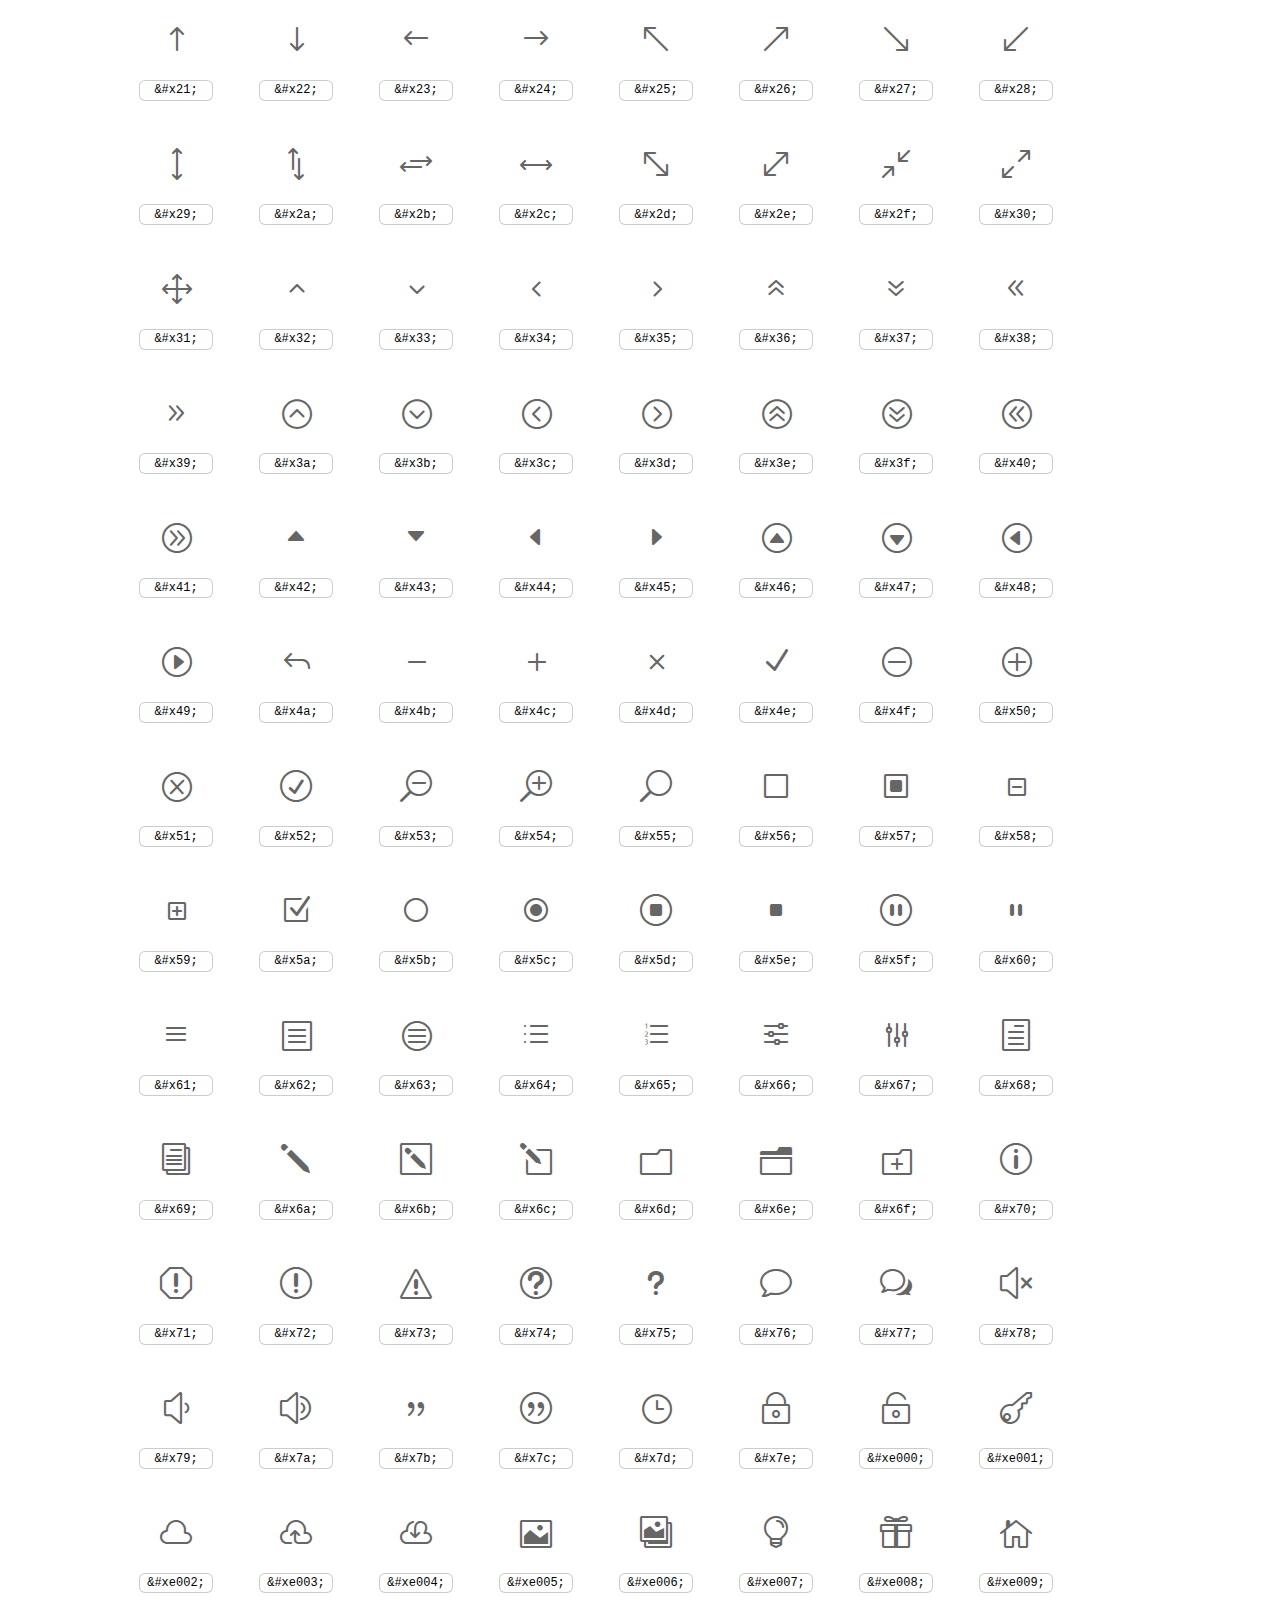
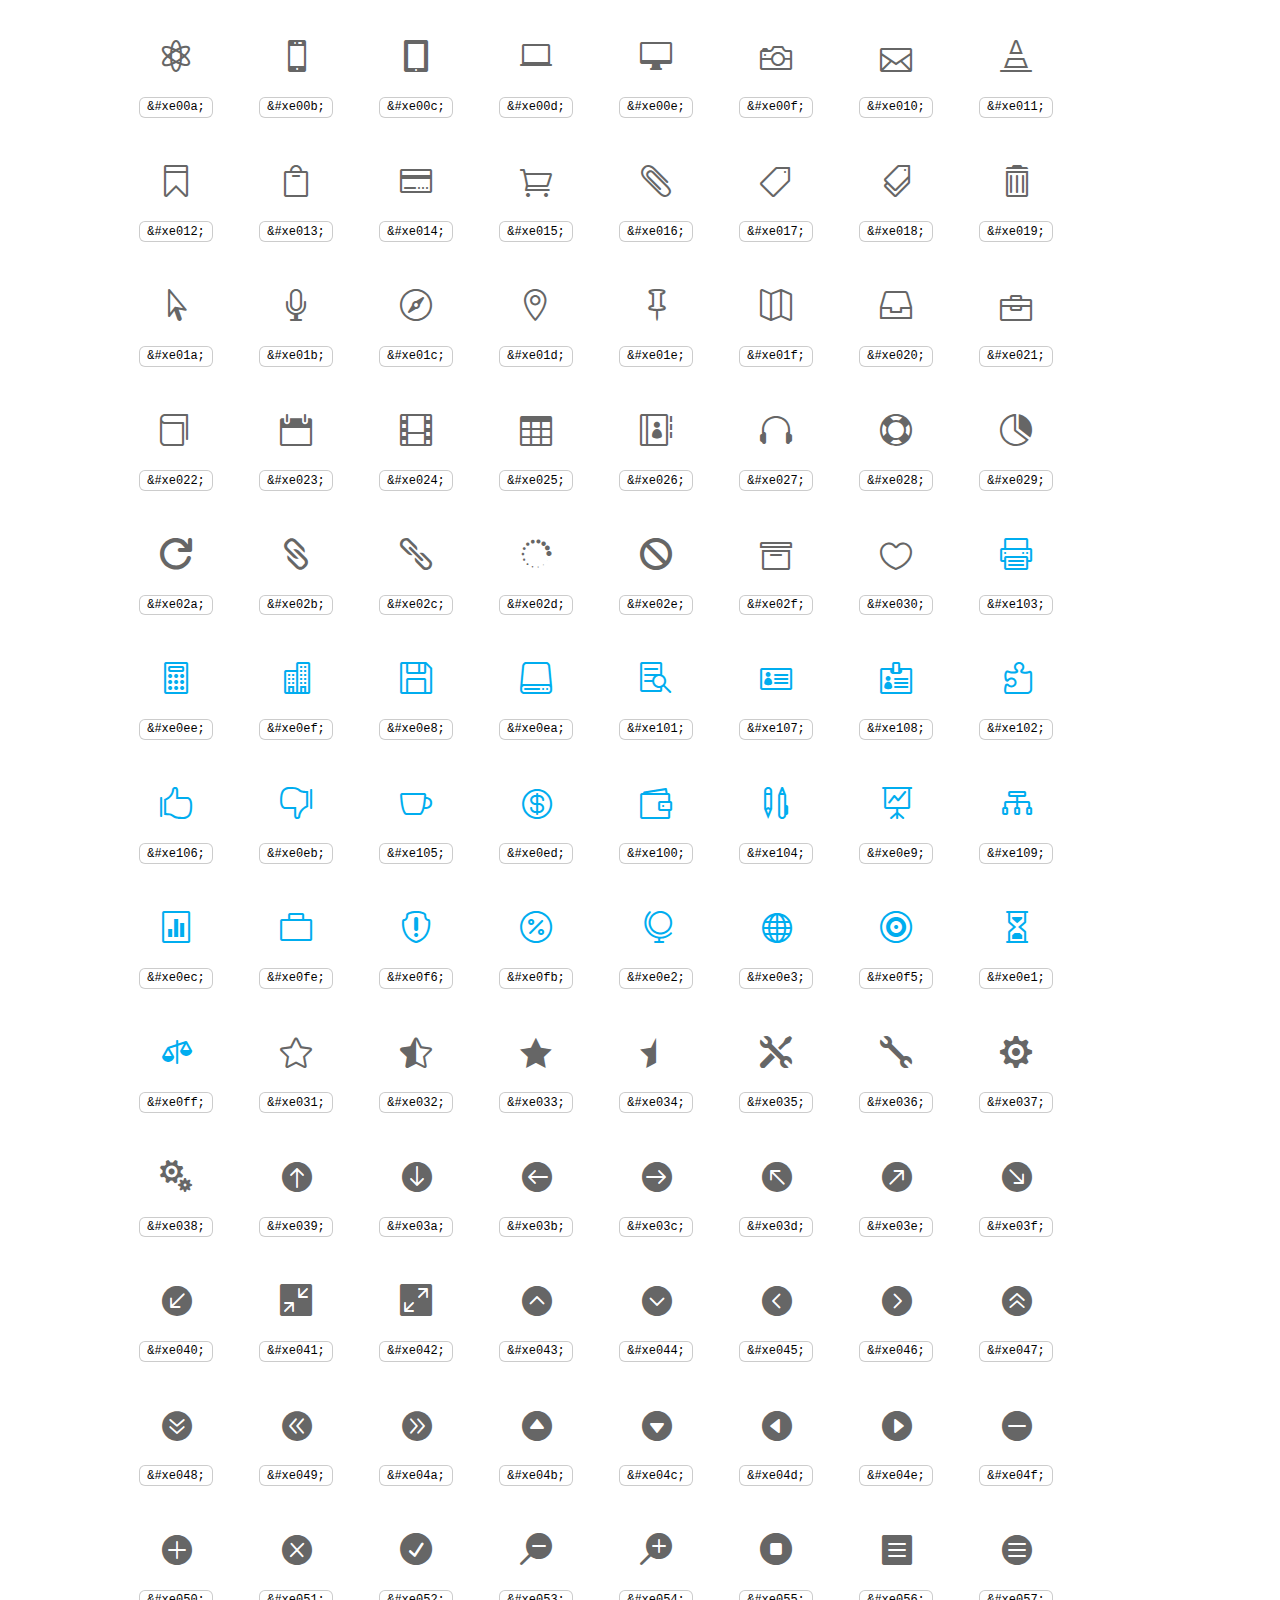
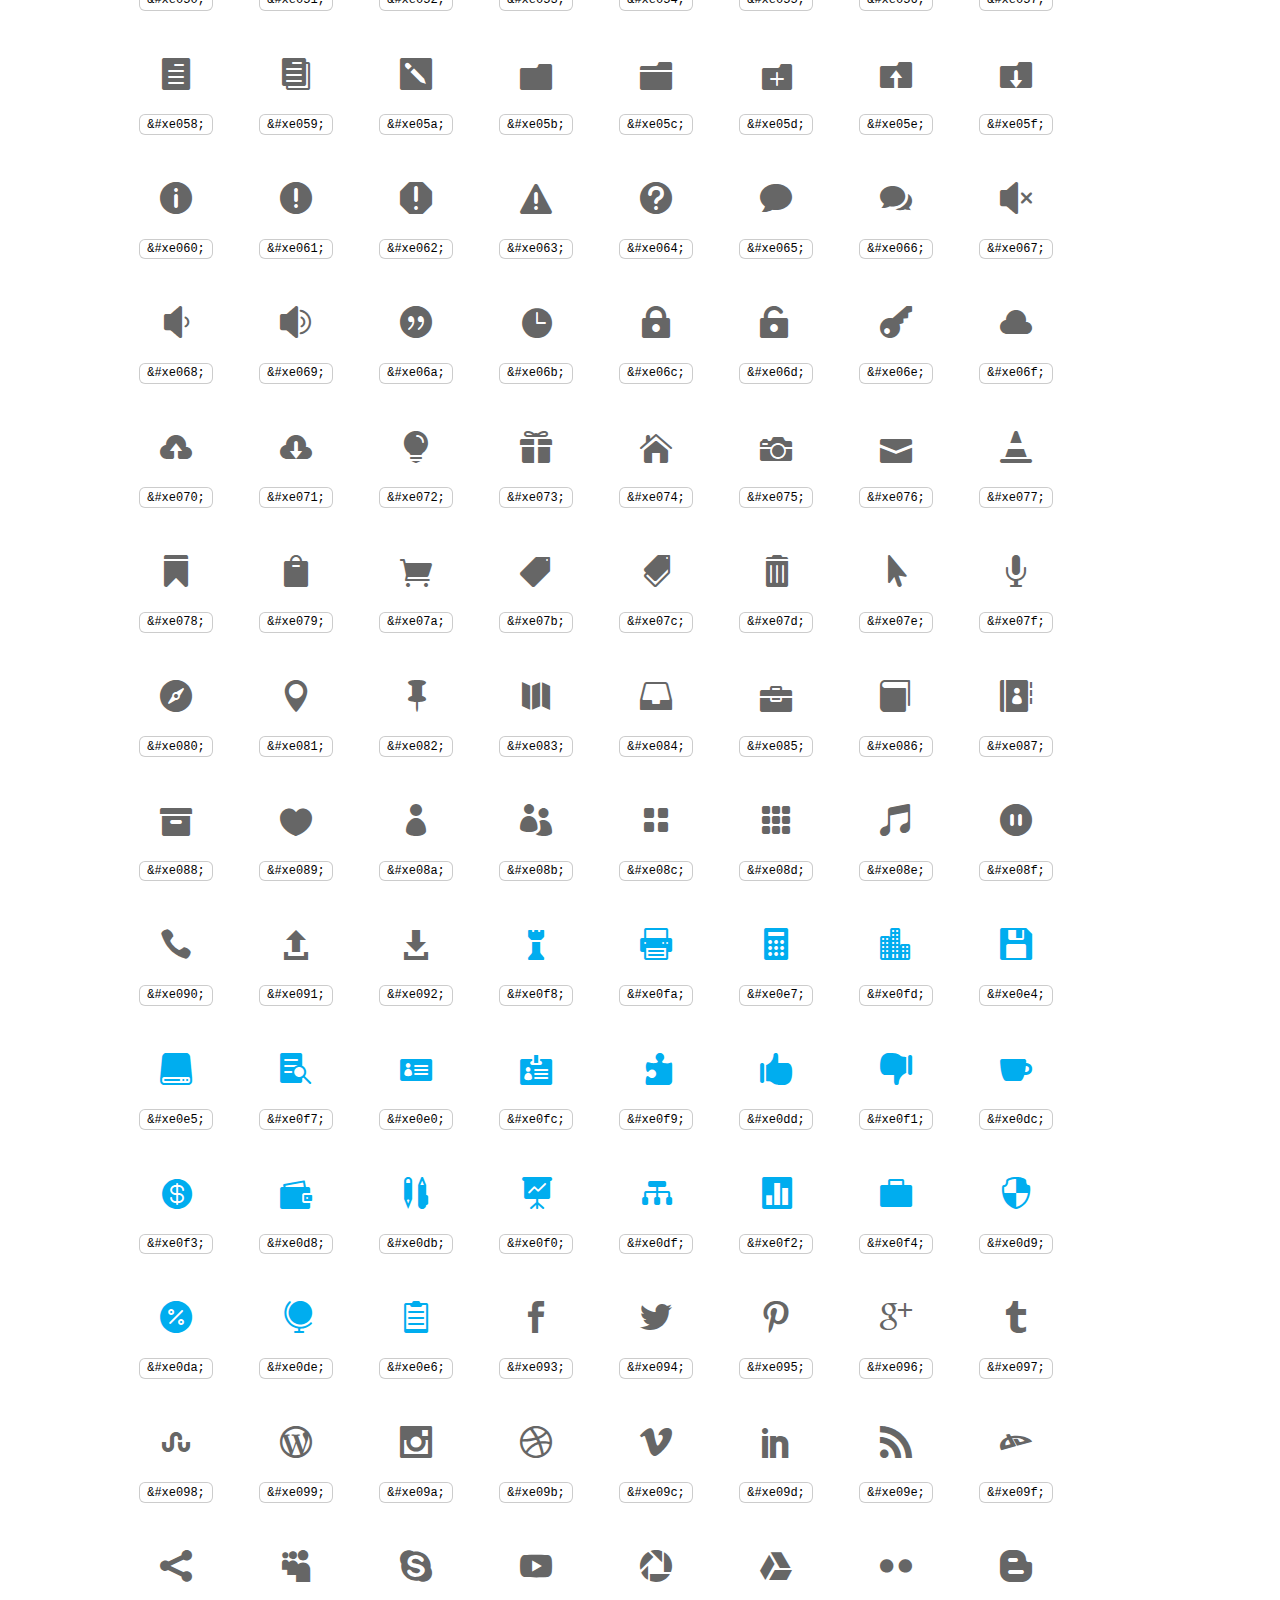
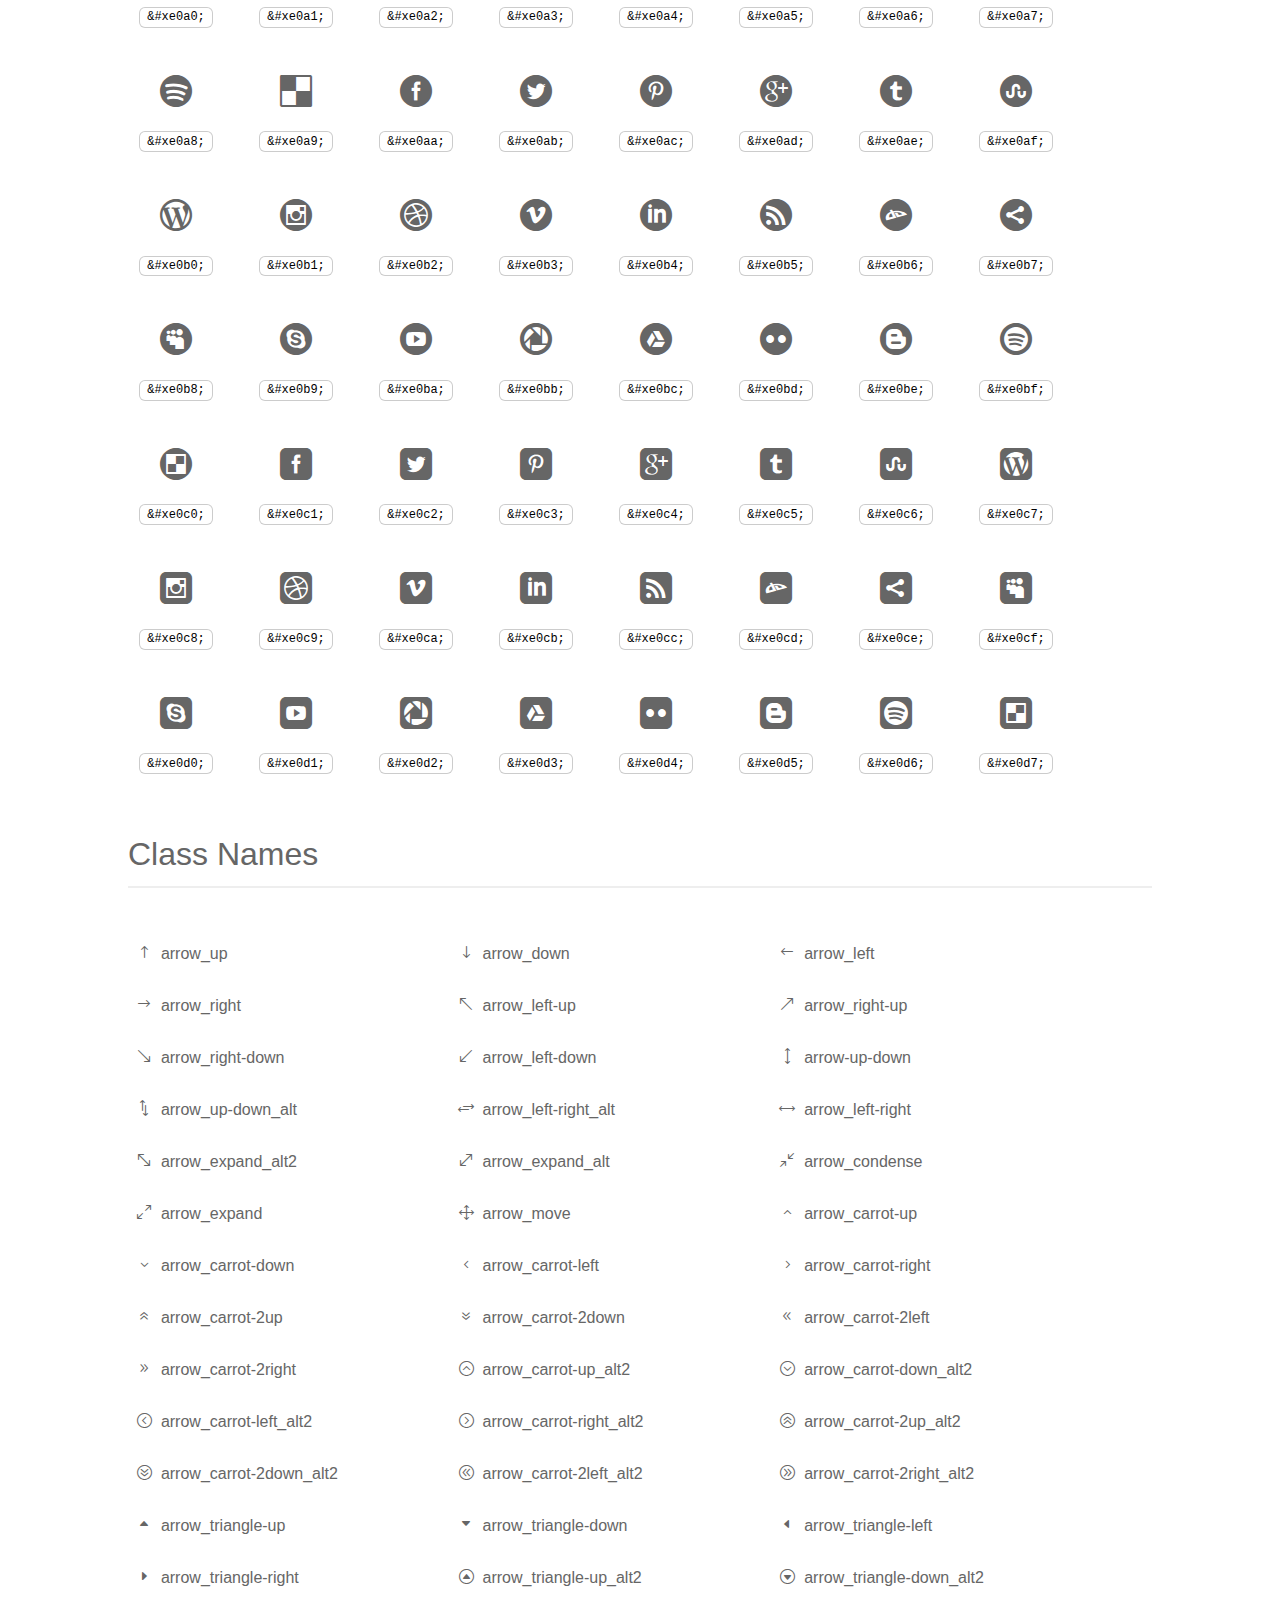
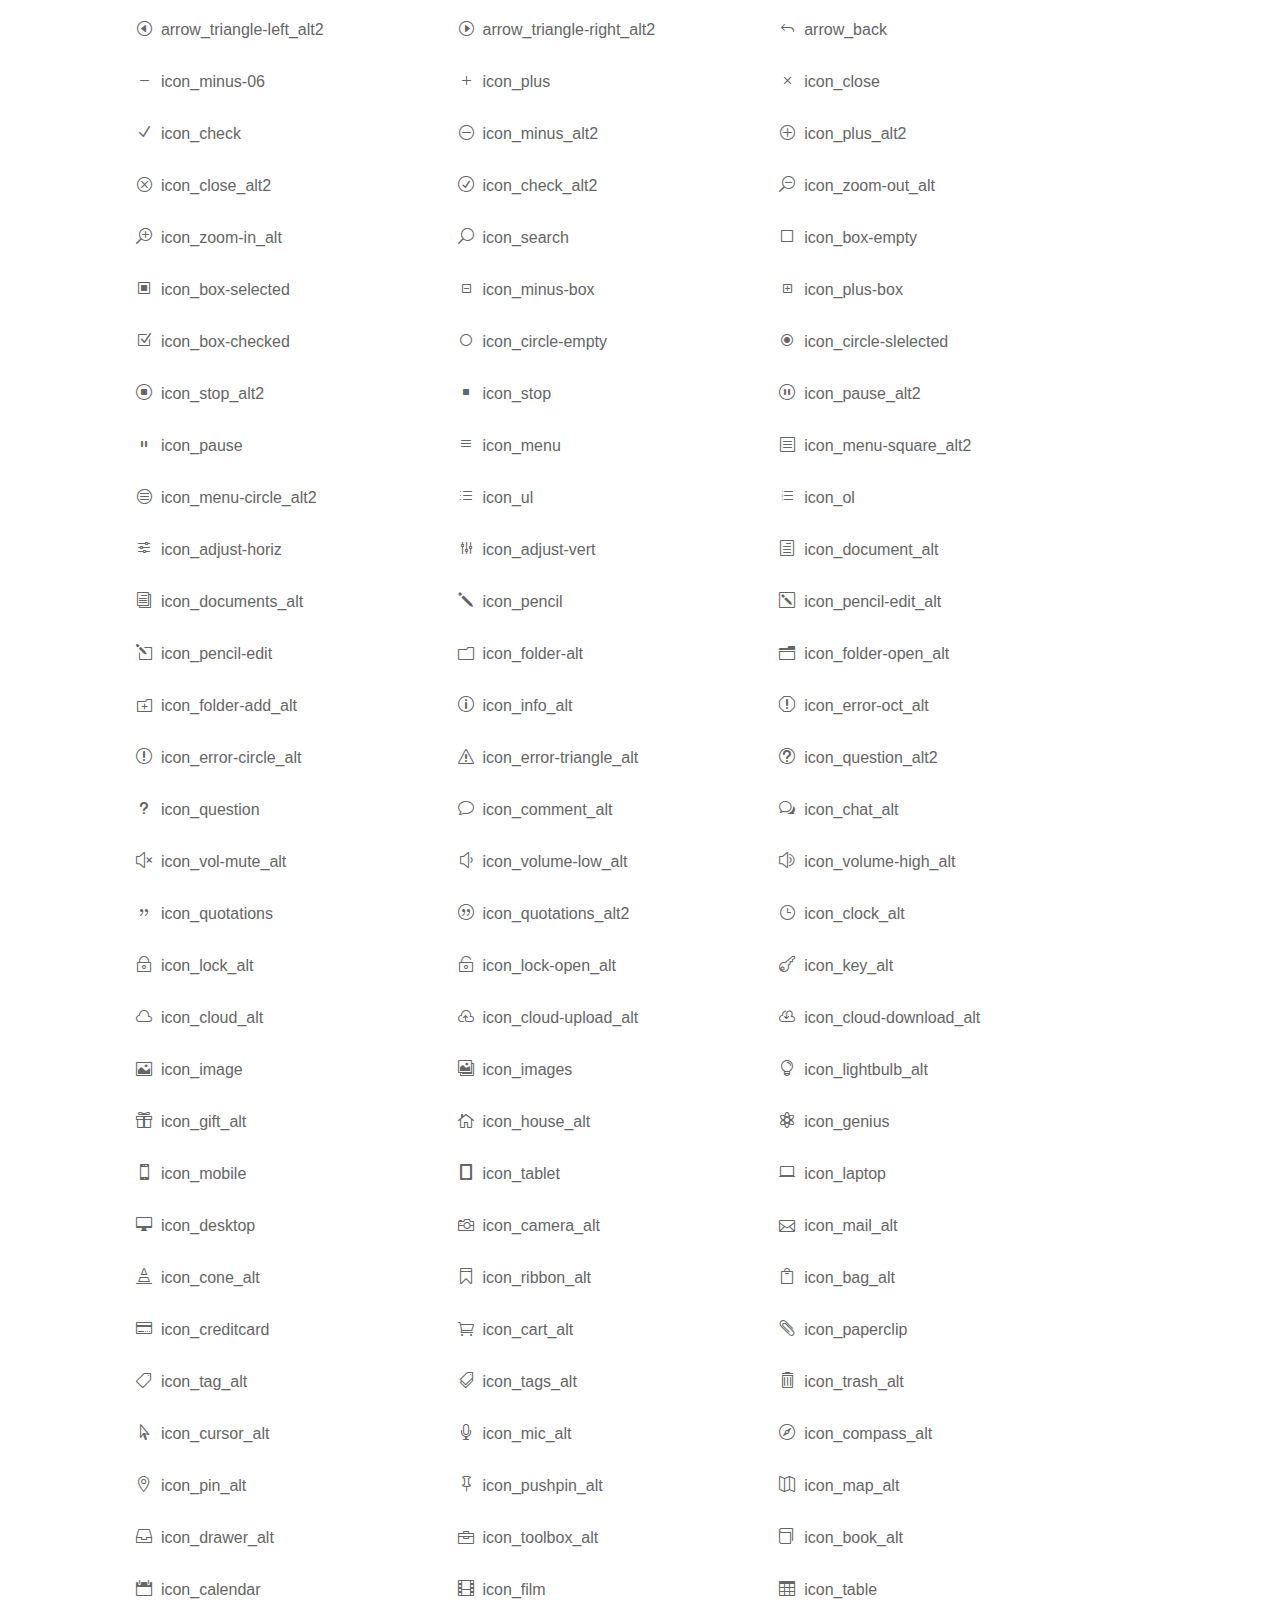
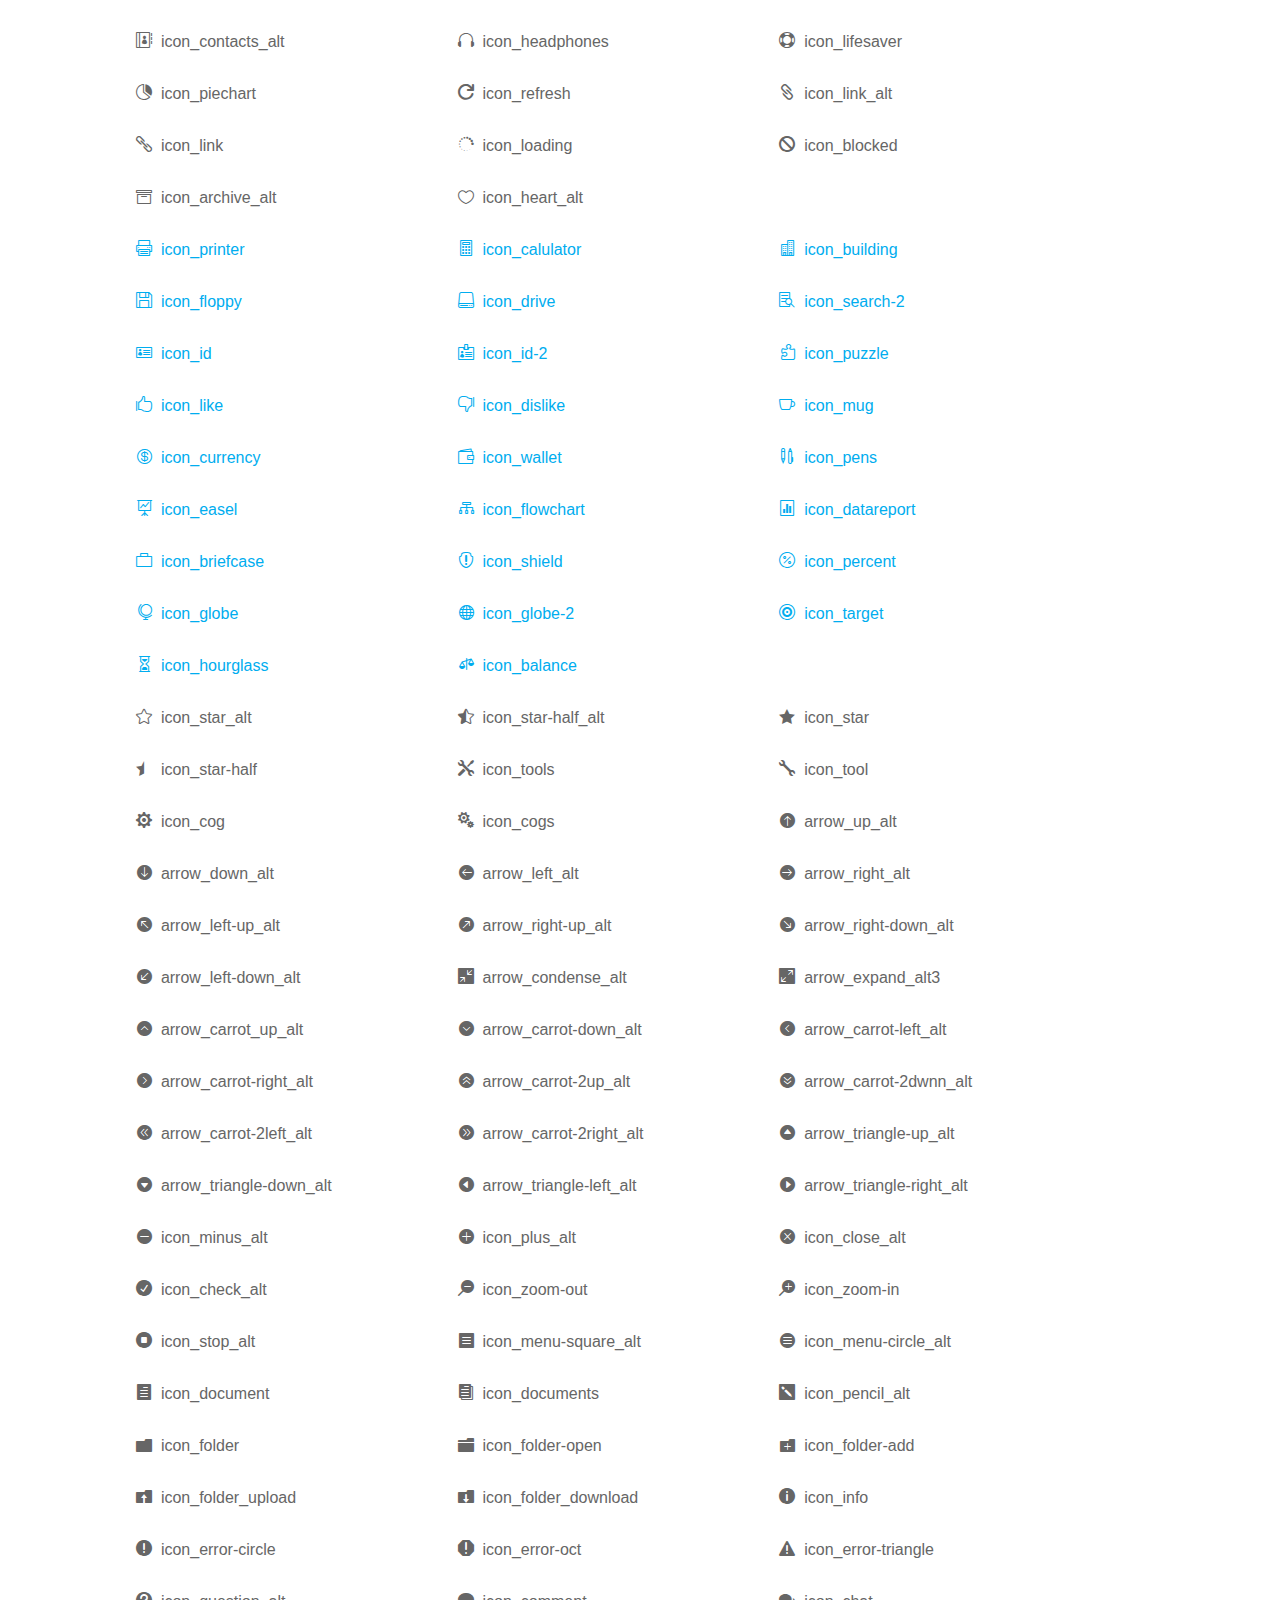
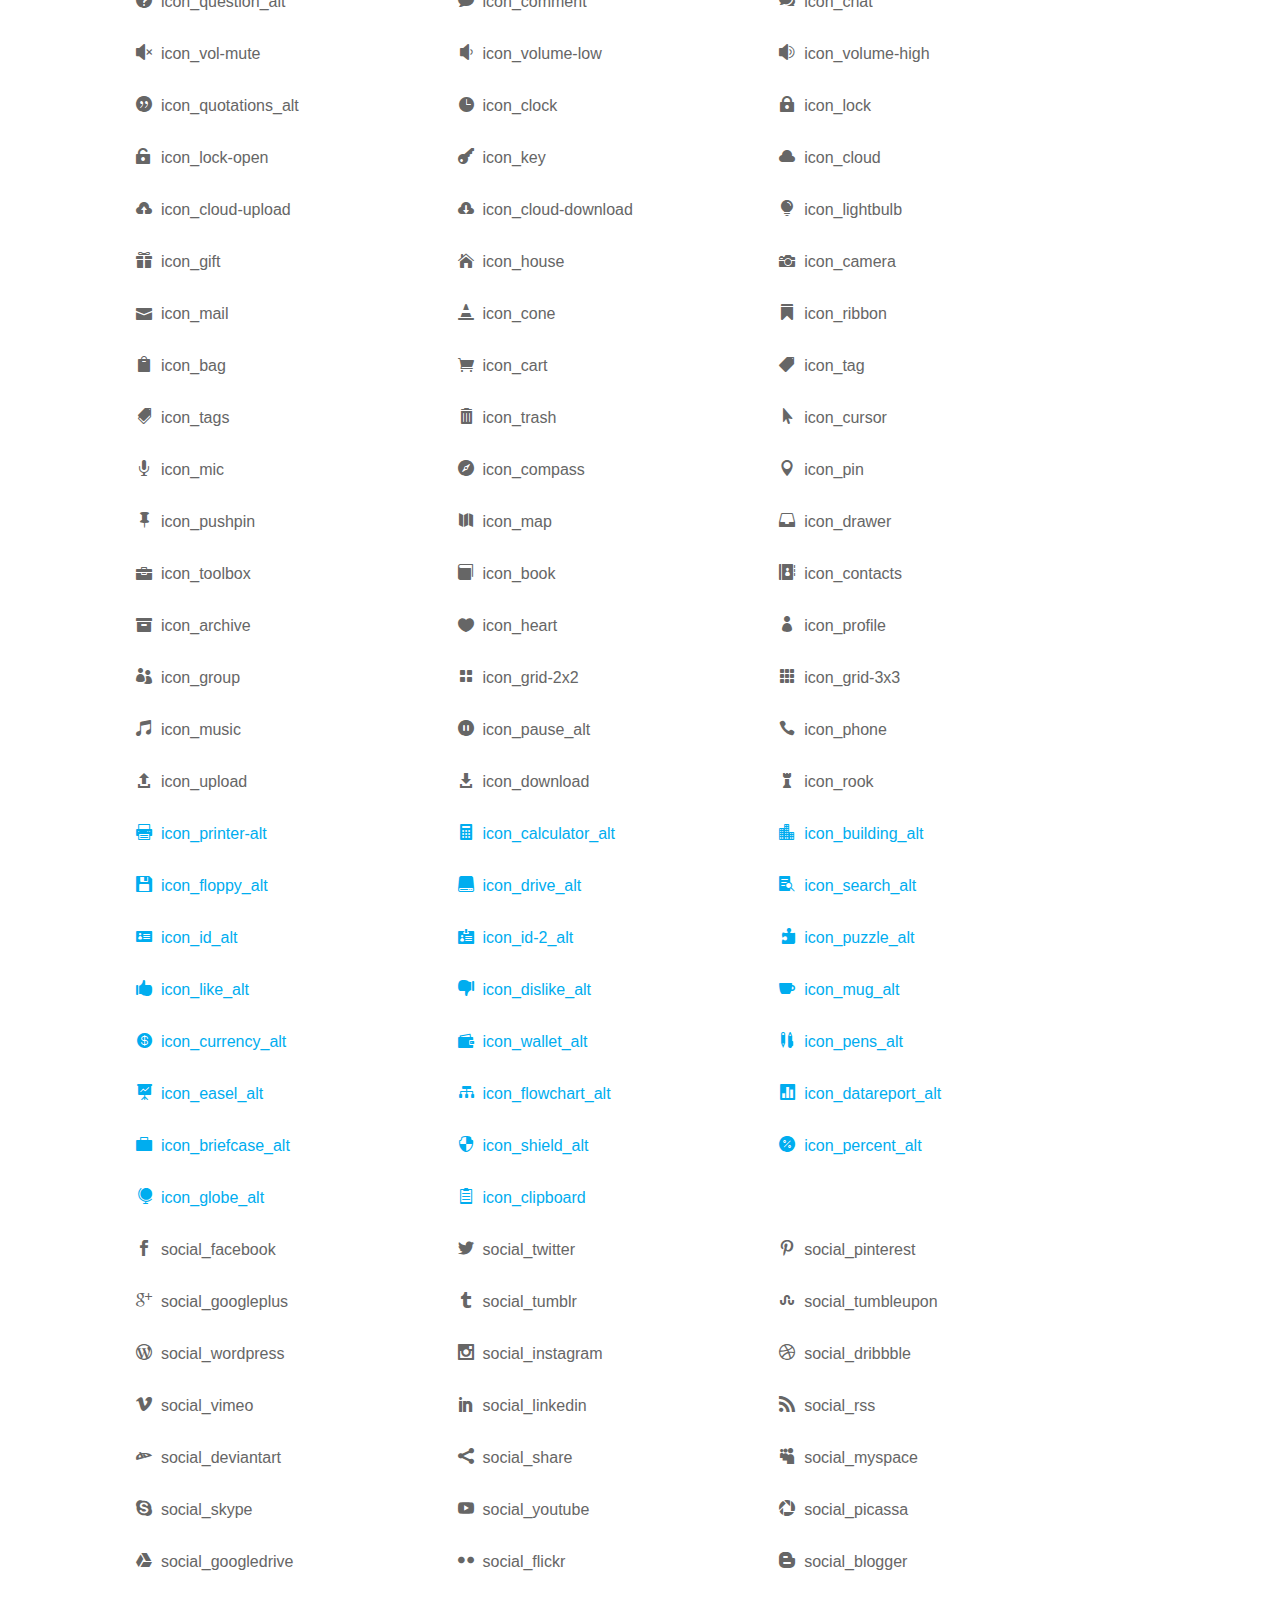
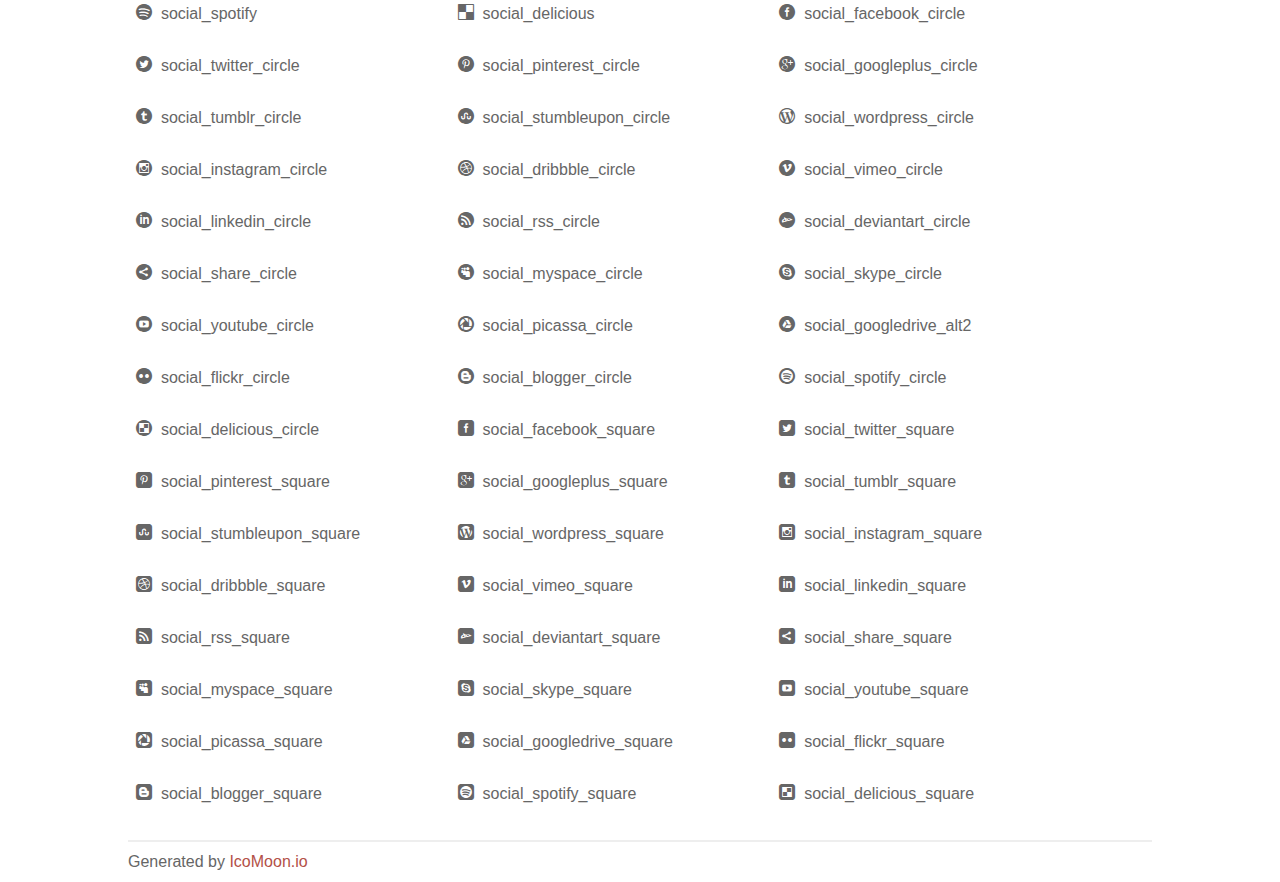
<file: doc/plugins/elegant-font/index.html>
<!doctype html>
<html>
<head>
<title>Your Font/Glyphs</title>
<link rel="stylesheet" href="style.css" />
<!--[if lte IE 7]><script src="lte-ie7.js"></script><![endif]-->
<style>
	section, header, footer {display: block;}
	body {
		font-family: sans-serif;
		color: #666;
		line-height: 1.5;
		font-size: 1em;
	}
	* {
		-moz-box-sizing: border-box;
		-webkit-box-sizing: border-box;
		box-sizing: border-box;
		margin: 0;
		padding: 0;
	}
	.glyph {
		float: left;
		text-align: center;
		padding: .75em;
		margin: .4em 1.5em .75em 0;
		width: 6em;
		text-shadow: none;
	}
	
	.glyph input {
		font-family: consolas, monospace;
		font-size: 12px;
		width: 100%;
		text-align: center;
		border: 0;
		box-shadow: 0 0 0 1px #ccc;
		padding: .2em;
                -moz-border-radius: 5px;
                -webkit-border-radius: 5px;
	}
	
	

	.new {
		color:#00adef !important;
	}

	
	.w-main {
		width: 80%;
	}
	.centered {
		margin-left: auto;
		margin-right: auto;
	}
	.fs1 {
		font-size: 2em;
	}
	header {
		margin: 2em 0;
		padding-bottom: .5em;
		color: #666;
		box-shadow: 0 2px #eee;
	}
	header h1 {
		font-size: 2em;
		font-weight: normal;
	}
	.clearfix:before, .clearfix:after { content: ""; display: table; }
	.clearfix:after, .clear { clear: both; }
	footer {
		margin-top: 2em;
		padding: .5em 0;
		box-shadow: 0 -2px #eee;
	}
	a, a:visited {
		color: #B35047;
		text-decoration: none;
	}
	a:hover, a:focus {color: #000;}
	
	.box1 {
		font-size: 16px;
		display: inline-block;
		width: 30%;
		padding: .25em .5em;
		margin: 20px 10px 0 0;
	}
</style>
</head>
<body>
	<div class="w-main centered">
	<section class="mtm clearfix" id="glyphs">
	<div class="glyph">
		<div class="fs1" aria-hidden="true" data-icon="&#x21;"></div>
		<input type="text" readonly value="&amp;#x21;" />
	</div>
	<div class="glyph">
		<div class="fs1" aria-hidden="true" data-icon="&#x22;"></div>
		<input type="text" readonly value="&amp;#x22;" />
	</div>
	<div class="glyph">
		<div class="fs1" aria-hidden="true" data-icon="&#x23;"></div>
		<input type="text" readonly value="&amp;#x23;" />
	</div>
	<div class="glyph">
		<div class="fs1" aria-hidden="true" data-icon="&#x24;"></div>
		<input type="text" readonly value="&amp;#x24;" />
	</div>
	<div class="glyph">
		<div class="fs1" aria-hidden="true" data-icon="&#x25;"></div>
		<input type="text" readonly value="&amp;#x25;" />
	</div>
	<div class="glyph">
		<div class="fs1" aria-hidden="true" data-icon="&#x26;"></div>
		<input type="text" readonly value="&amp;#x26;" />
	</div>
	<div class="glyph">
		<div class="fs1" aria-hidden="true" data-icon="&#x27;"></div>
		<input type="text" readonly value="&amp;#x27;" />
	</div>
	<div class="glyph">
		<div class="fs1" aria-hidden="true" data-icon="&#x28;"></div>
		<input type="text" readonly value="&amp;#x28;" />
	</div>
	<div class="glyph">
		<div class="fs1" aria-hidden="true" data-icon="&#x29;"></div>
		<input type="text" readonly value="&amp;#x29;" />
	</div>
	<div class="glyph">
		<div class="fs1" aria-hidden="true" data-icon="&#x2a;"></div>
		<input type="text" readonly value="&amp;#x2a;" />
	</div>
	<div class="glyph">
		<div class="fs1" aria-hidden="true" data-icon="&#x2b;"></div>
		<input type="text" readonly value="&amp;#x2b;" />
	</div>
	<div class="glyph">
		<div class="fs1" aria-hidden="true" data-icon="&#x2c;"></div>
		<input type="text" readonly value="&amp;#x2c;" />
	</div>
	<div class="glyph">
		<div class="fs1" aria-hidden="true" data-icon="&#x2d;"></div>
		<input type="text" readonly value="&amp;#x2d;" />
	</div>
	<div class="glyph">
		<div class="fs1" aria-hidden="true" data-icon="&#x2e;"></div>
		<input type="text" readonly value="&amp;#x2e;" />
	</div>
	<div class="glyph">
		<div class="fs1" aria-hidden="true" data-icon="&#x2f;"></div>
		<input type="text" readonly value="&amp;#x2f;" />
	</div>
	<div class="glyph">
		<div class="fs1" aria-hidden="true" data-icon="&#x30;"></div>
		<input type="text" readonly value="&amp;#x30;" />
	</div>
	<div class="glyph">
		<div class="fs1" aria-hidden="true" data-icon="&#x31;"></div>
		<input type="text" readonly value="&amp;#x31;" />
	</div>
	<div class="glyph">
		<div class="fs1" aria-hidden="true" data-icon="&#x32;"></div>
		<input type="text" readonly value="&amp;#x32;" />
	</div>
	<div class="glyph">
		<div class="fs1" aria-hidden="true" data-icon="&#x33;"></div>
		<input type="text" readonly value="&amp;#x33;" />
	</div>
	<div class="glyph">
		<div class="fs1" aria-hidden="true" data-icon="&#x34;"></div>
		<input type="text" readonly value="&amp;#x34;" />
	</div>
	<div class="glyph">
		<div class="fs1" aria-hidden="true" data-icon="&#x35;"></div>
		<input type="text" readonly value="&amp;#x35;" />
	</div>
	<div class="glyph">
		<div class="fs1" aria-hidden="true" data-icon="&#x36;"></div>
		<input type="text" readonly value="&amp;#x36;" />
	</div>
	<div class="glyph">
		<div class="fs1" aria-hidden="true" data-icon="&#x37;"></div>
		<input type="text" readonly value="&amp;#x37;" />
	</div>
	<div class="glyph">
		<div class="fs1" aria-hidden="true" data-icon="&#x38;"></div>
		<input type="text" readonly value="&amp;#x38;" />
	</div>
	<div class="glyph">
		<div class="fs1" aria-hidden="true" data-icon="&#x39;"></div>
		<input type="text" readonly value="&amp;#x39;" />
	</div>
	<div class="glyph">
		<div class="fs1" aria-hidden="true" data-icon="&#x3a;"></div>
		<input type="text" readonly value="&amp;#x3a;" />
	</div>
	<div class="glyph">
		<div class="fs1" aria-hidden="true" data-icon="&#x3b;"></div>
		<input type="text" readonly value="&amp;#x3b;" />
	</div>
	<div class="glyph">
		<div class="fs1" aria-hidden="true" data-icon="&#x3c;"></div>
		<input type="text" readonly value="&amp;#x3c;" />
	</div>
	<div class="glyph">
		<div class="fs1" aria-hidden="true" data-icon="&#x3d;"></div>
		<input type="text" readonly value="&amp;#x3d;" />
	</div>
	<div class="glyph">
		<div class="fs1" aria-hidden="true" data-icon="&#x3e;"></div>
		<input type="text" readonly value="&amp;#x3e;" />
	</div>
	<div class="glyph">
		<div class="fs1" aria-hidden="true" data-icon="&#x3f;"></div>
		<input type="text" readonly value="&amp;#x3f;" />
	</div>
	<div class="glyph">
		<div class="fs1" aria-hidden="true" data-icon="&#x40;"></div>
		<input type="text" readonly value="&amp;#x40;" />
	</div>
	<div class="glyph">
		<div class="fs1" aria-hidden="true" data-icon="&#x41;"></div>
		<input type="text" readonly value="&amp;#x41;" />
	</div>
	<div class="glyph">
		<div class="fs1" aria-hidden="true" data-icon="&#x42;"></div>
		<input type="text" readonly value="&amp;#x42;" />
	</div>
	<div class="glyph">
		<div class="fs1" aria-hidden="true" data-icon="&#x43;"></div>
		<input type="text" readonly value="&amp;#x43;" />
	</div>
	<div class="glyph">
		<div class="fs1" aria-hidden="true" data-icon="&#x44;"></div>
		<input type="text" readonly value="&amp;#x44;" />
	</div>
	<div class="glyph">
		<div class="fs1" aria-hidden="true" data-icon="&#x45;"></div>
		<input type="text" readonly value="&amp;#x45;" />
	</div>
	<div class="glyph">
		<div class="fs1" aria-hidden="true" data-icon="&#x46;"></div>
		<input type="text" readonly value="&amp;#x46;" />
	</div>
	<div class="glyph">
		<div class="fs1" aria-hidden="true" data-icon="&#x47;"></div>
		<input type="text" readonly value="&amp;#x47;" />
	</div>
	<div class="glyph">
		<div class="fs1" aria-hidden="true" data-icon="&#x48;"></div>
		<input type="text" readonly value="&amp;#x48;" />
	</div>
	<div class="glyph">
		<div class="fs1" aria-hidden="true" data-icon="&#x49;"></div>
		<input type="text" readonly value="&amp;#x49;" />
	</div>
	<div class="glyph">
		<div class="fs1" aria-hidden="true" data-icon="&#x4a;"></div>
		<input type="text" readonly value="&amp;#x4a;" />
	</div>
	<div class="glyph">
		<div class="fs1" aria-hidden="true" data-icon="&#x4b;"></div>
		<input type="text" readonly value="&amp;#x4b;" />
	</div>
	<div class="glyph">
		<div class="fs1" aria-hidden="true" data-icon="&#x4c;"></div>
		<input type="text" readonly value="&amp;#x4c;" />
	</div>
	<div class="glyph">
		<div class="fs1" aria-hidden="true" data-icon="&#x4d;"></div>
		<input type="text" readonly value="&amp;#x4d;" />
	</div>
	<div class="glyph">
		<div class="fs1" aria-hidden="true" data-icon="&#x4e;"></div>
		<input type="text" readonly value="&amp;#x4e;" />
	</div>
	<div class="glyph">
		<div class="fs1" aria-hidden="true" data-icon="&#x4f;"></div>
		<input type="text" readonly value="&amp;#x4f;" />
	</div>
	<div class="glyph">
		<div class="fs1" aria-hidden="true" data-icon="&#x50;"></div>
		<input type="text" readonly value="&amp;#x50;" />
	</div>
	<div class="glyph">
		<div class="fs1" aria-hidden="true" data-icon="&#x51;"></div>
		<input type="text" readonly value="&amp;#x51;" />
	</div>
	<div class="glyph">
		<div class="fs1" aria-hidden="true" data-icon="&#x52;"></div>
		<input type="text" readonly value="&amp;#x52;" />
	</div>
	<div class="glyph">
		<div class="fs1" aria-hidden="true" data-icon="&#x53;"></div>
		<input type="text" readonly value="&amp;#x53;" />
	</div>
	<div class="glyph">
		<div class="fs1" aria-hidden="true" data-icon="&#x54;"></div>
		<input type="text" readonly value="&amp;#x54;" />
	</div>
	<div class="glyph">
		<div class="fs1" aria-hidden="true" data-icon="&#x55;"></div>
		<input type="text" readonly value="&amp;#x55;" />
	</div>
	<div class="glyph">
		<div class="fs1" aria-hidden="true" data-icon="&#x56;"></div>
		<input type="text" readonly value="&amp;#x56;" />
	</div>
	<div class="glyph">
		<div class="fs1" aria-hidden="true" data-icon="&#x57;"></div>
		<input type="text" readonly value="&amp;#x57;" />
	</div>
	<div class="glyph">
		<div class="fs1" aria-hidden="true" data-icon="&#x58;"></div>
		<input type="text" readonly value="&amp;#x58;" />
	</div>
	<div class="glyph">
		<div class="fs1" aria-hidden="true" data-icon="&#x59;"></div>
		<input type="text" readonly value="&amp;#x59;" />
	</div>
	<div class="glyph">
		<div class="fs1" aria-hidden="true" data-icon="&#x5a;"></div>
		<input type="text" readonly value="&amp;#x5a;" />
	</div>
	<div class="glyph">
		<div class="fs1" aria-hidden="true" data-icon="&#x5b;"></div>
		<input type="text" readonly value="&amp;#x5b;" />
	</div>
	<div class="glyph">
		<div class="fs1" aria-hidden="true" data-icon="&#x5c;"></div>
		<input type="text" readonly value="&amp;#x5c;" />
	</div>
	<div class="glyph">
		<div class="fs1" aria-hidden="true" data-icon="&#x5d;"></div>
		<input type="text" readonly value="&amp;#x5d;" />
	</div>
	<div class="glyph">
		<div class="fs1" aria-hidden="true" data-icon="&#x5e;"></div>
		<input type="text" readonly value="&amp;#x5e;" />
	</div>
	<div class="glyph">
		<div class="fs1" aria-hidden="true" data-icon="&#x5f;"></div>
		<input type="text" readonly value="&amp;#x5f;" />
	</div>
	<div class="glyph">
		<div class="fs1" aria-hidden="true" data-icon="&#x60;"></div>
		<input type="text" readonly value="&amp;#x60;" />
	</div>
	<div class="glyph">
		<div class="fs1" aria-hidden="true" data-icon="&#x61;"></div>
		<input type="text" readonly value="&amp;#x61;" />
	</div>
	<div class="glyph">
		<div class="fs1" aria-hidden="true" data-icon="&#x62;"></div>
		<input type="text" readonly value="&amp;#x62;" />
	</div>
	<div class="glyph">
		<div class="fs1" aria-hidden="true" data-icon="&#x63;"></div>
		<input type="text" readonly value="&amp;#x63;" />
	</div>
	<div class="glyph">
		<div class="fs1" aria-hidden="true" data-icon="&#x64;"></div>
		<input type="text" readonly value="&amp;#x64;" />
	</div>
	<div class="glyph">
		<div class="fs1" aria-hidden="true" data-icon="&#x65;"></div>
		<input type="text" readonly value="&amp;#x65;" />
	</div>
	<div class="glyph">
		<div class="fs1" aria-hidden="true" data-icon="&#x66;"></div>
		<input type="text" readonly value="&amp;#x66;" />
	</div>
	<div class="glyph">
		<div class="fs1" aria-hidden="true" data-icon="&#x67;"></div>
		<input type="text" readonly value="&amp;#x67;" />
	</div>
	<div class="glyph">
		<div class="fs1" aria-hidden="true" data-icon="&#x68;"></div>
		<input type="text" readonly value="&amp;#x68;" />
	</div>
	<div class="glyph">
		<div class="fs1" aria-hidden="true" data-icon="&#x69;"></div>
		<input type="text" readonly value="&amp;#x69;" />
	</div>
	<div class="glyph">
		<div class="fs1" aria-hidden="true" data-icon="&#x6a;"></div>
		<input type="text" readonly value="&amp;#x6a;" />
	</div>
	<div class="glyph">
		<div class="fs1" aria-hidden="true" data-icon="&#x6b;"></div>
		<input type="text" readonly value="&amp;#x6b;" />
	</div>
	<div class="glyph">
		<div class="fs1" aria-hidden="true" data-icon="&#x6c;"></div>
		<input type="text" readonly value="&amp;#x6c;" />
	</div>
	<div class="glyph">
		<div class="fs1" aria-hidden="true" data-icon="&#x6d;"></div>
		<input type="text" readonly value="&amp;#x6d;" />
	</div>
	<div class="glyph">
		<div class="fs1" aria-hidden="true" data-icon="&#x6e;"></div>
		<input type="text" readonly value="&amp;#x6e;" />
	</div>
	<div class="glyph">
		<div class="fs1" aria-hidden="true" data-icon="&#x6f;"></div>
		<input type="text" readonly value="&amp;#x6f;" />
	</div>
	<div class="glyph">
		<div class="fs1" aria-hidden="true" data-icon="&#x70;"></div>
		<input type="text" readonly value="&amp;#x70;" />
	</div>
	<div class="glyph">
		<div class="fs1" aria-hidden="true" data-icon="&#x71;"></div>
		<input type="text" readonly value="&amp;#x71;" />
	</div>
	<div class="glyph">
		<div class="fs1" aria-hidden="true" data-icon="&#x72;"></div>
		<input type="text" readonly value="&amp;#x72;" />
	</div>
	<div class="glyph">
		<div class="fs1" aria-hidden="true" data-icon="&#x73;"></div>
		<input type="text" readonly value="&amp;#x73;" />
	</div>
	<div class="glyph">
		<div class="fs1" aria-hidden="true" data-icon="&#x74;"></div>
		<input type="text" readonly value="&amp;#x74;" />
	</div>
	<div class="glyph">
		<div class="fs1" aria-hidden="true" data-icon="&#x75;"></div>
		<input type="text" readonly value="&amp;#x75;" />
	</div>
	<div class="glyph">
		<div class="fs1" aria-hidden="true" data-icon="&#x76;"></div>
		<input type="text" readonly value="&amp;#x76;" />
	</div>
	<div class="glyph">
		<div class="fs1" aria-hidden="true" data-icon="&#x77;"></div>
		<input type="text" readonly value="&amp;#x77;" />
	</div>
	<div class="glyph">
		<div class="fs1" aria-hidden="true" data-icon="&#x78;"></div>
		<input type="text" readonly value="&amp;#x78;" />
	</div>
	<div class="glyph">
		<div class="fs1" aria-hidden="true" data-icon="&#x79;"></div>
		<input type="text" readonly value="&amp;#x79;" />
	</div>
	<div class="glyph">
		<div class="fs1" aria-hidden="true" data-icon="&#x7a;"></div>
		<input type="text" readonly value="&amp;#x7a;" />
	</div>
	<div class="glyph">
		<div class="fs1" aria-hidden="true" data-icon="&#x7b;"></div>
		<input type="text" readonly value="&amp;#x7b;" />
	</div>
	<div class="glyph">
		<div class="fs1" aria-hidden="true" data-icon="&#x7c;"></div>
		<input type="text" readonly value="&amp;#x7c;" />
	</div>
	<div class="glyph">
		<div class="fs1" aria-hidden="true" data-icon="&#x7d;"></div>
		<input type="text" readonly value="&amp;#x7d;" />
	</div>
	<div class="glyph">
		<div class="fs1" aria-hidden="true" data-icon="&#x7e;"></div>
		<input type="text" readonly value="&amp;#x7e;" />
	</div>
	<div class="glyph">
		<div class="fs1" aria-hidden="true" data-icon="&#xe000;"></div>
		<input type="text" readonly value="&amp;#xe000;" />
	</div>
	<div class="glyph">
		<div class="fs1" aria-hidden="true" data-icon="&#xe001;"></div>
		<input type="text" readonly value="&amp;#xe001;" />
	</div>
	<div class="glyph">
		<div class="fs1" aria-hidden="true" data-icon="&#xe002;"></div>
		<input type="text" readonly value="&amp;#xe002;" />
	</div>
	<div class="glyph">
		<div class="fs1" aria-hidden="true" data-icon="&#xe003;"></div>
		<input type="text" readonly value="&amp;#xe003;" />
	</div>
	<div class="glyph">
		<div class="fs1" aria-hidden="true" data-icon="&#xe004;"></div>
		<input type="text" readonly value="&amp;#xe004;" />
	</div>
	<div class="glyph">
		<div class="fs1" aria-hidden="true" data-icon="&#xe005;"></div>
		<input type="text" readonly value="&amp;#xe005;" />
	</div>
	<div class="glyph">
		<div class="fs1" aria-hidden="true" data-icon="&#xe006;"></div>
		<input type="text" readonly value="&amp;#xe006;" />
	</div>
	<div class="glyph">
		<div class="fs1" aria-hidden="true" data-icon="&#xe007;"></div>
		<input type="text" readonly value="&amp;#xe007;" />
	</div>
	<div class="glyph">
		<div class="fs1" aria-hidden="true" data-icon="&#xe008;"></div>
		<input type="text" readonly value="&amp;#xe008;" />
	</div>
	<div class="glyph">
		<div class="fs1" aria-hidden="true" data-icon="&#xe009;"></div>
		<input type="text" readonly value="&amp;#xe009;" />
	</div>
	<div class="glyph">
		<div class="fs1" aria-hidden="true" data-icon="&#xe00a;"></div>
		<input type="text" readonly value="&amp;#xe00a;" />
	</div>
	<div class="glyph">
		<div class="fs1" aria-hidden="true" data-icon="&#xe00b;"></div>
		<input type="text" readonly value="&amp;#xe00b;" />
	</div>
	<div class="glyph">
		<div class="fs1" aria-hidden="true" data-icon="&#xe00c;"></div>
		<input type="text" readonly value="&amp;#xe00c;" />
	</div>
	<div class="glyph">
		<div class="fs1" aria-hidden="true" data-icon="&#xe00d;"></div>
		<input type="text" readonly value="&amp;#xe00d;" />
	</div>
	<div class="glyph">
		<div class="fs1" aria-hidden="true" data-icon="&#xe00e;"></div>
		<input type="text" readonly value="&amp;#xe00e;" />
	</div>
	<div class="glyph">
		<div class="fs1" aria-hidden="true" data-icon="&#xe00f;"></div>
		<input type="text" readonly value="&amp;#xe00f;" />
	</div>
	<div class="glyph">
		<div class="fs1" aria-hidden="true" data-icon="&#xe010;"></div>
		<input type="text" readonly value="&amp;#xe010;" />
	</div>
	<div class="glyph">
		<div class="fs1" aria-hidden="true" data-icon="&#xe011;"></div>
		<input type="text" readonly value="&amp;#xe011;" />
	</div>
	<div class="glyph">
		<div class="fs1" aria-hidden="true" data-icon="&#xe012;"></div>
		<input type="text" readonly value="&amp;#xe012;" />
	</div>
	<div class="glyph">
		<div class="fs1" aria-hidden="true" data-icon="&#xe013;"></div>
		<input type="text" readonly value="&amp;#xe013;" />
	</div>
	<div class="glyph">
		<div class="fs1" aria-hidden="true" data-icon="&#xe014;"></div>
		<input type="text" readonly value="&amp;#xe014;" />
	</div>
	<div class="glyph">
		<div class="fs1" aria-hidden="true" data-icon="&#xe015;"></div>
		<input type="text" readonly value="&amp;#xe015;" />
	</div>
	<div class="glyph">
		<div class="fs1" aria-hidden="true" data-icon="&#xe016;"></div>
		<input type="text" readonly value="&amp;#xe016;" />
	</div>
	<div class="glyph">
		<div class="fs1" aria-hidden="true" data-icon="&#xe017;"></div>
		<input type="text" readonly value="&amp;#xe017;" />
	</div>
	<div class="glyph">
		<div class="fs1" aria-hidden="true" data-icon="&#xe018;"></div>
		<input type="text" readonly value="&amp;#xe018;" />
	</div>
	<div class="glyph">
		<div class="fs1" aria-hidden="true" data-icon="&#xe019;"></div>
		<input type="text" readonly value="&amp;#xe019;" />
	</div>
	<div class="glyph">
		<div class="fs1" aria-hidden="true" data-icon="&#xe01a;"></div>
		<input type="text" readonly value="&amp;#xe01a;" />
	</div>
	<div class="glyph">
		<div class="fs1" aria-hidden="true" data-icon="&#xe01b;"></div>
		<input type="text" readonly value="&amp;#xe01b;" />
	</div>
	<div class="glyph">
		<div class="fs1" aria-hidden="true" data-icon="&#xe01c;"></div>
		<input type="text" readonly value="&amp;#xe01c;" />
	</div>
	<div class="glyph">
		<div class="fs1" aria-hidden="true" data-icon="&#xe01d;"></div>
		<input type="text" readonly value="&amp;#xe01d;" />
	</div>
	<div class="glyph">
		<div class="fs1" aria-hidden="true" data-icon="&#xe01e;"></div>
		<input type="text" readonly value="&amp;#xe01e;" />
	</div>
	<div class="glyph">
		<div class="fs1" aria-hidden="true" data-icon="&#xe01f;"></div>
		<input type="text" readonly value="&amp;#xe01f;" />
	</div>
	<div class="glyph">
		<div class="fs1" aria-hidden="true" data-icon="&#xe020;"></div>
		<input type="text" readonly value="&amp;#xe020;" />
	</div>
	<div class="glyph">
		<div class="fs1" aria-hidden="true" data-icon="&#xe021;"></div>
		<input type="text" readonly value="&amp;#xe021;" />
	</div>
	<div class="glyph">
		<div class="fs1" aria-hidden="true" data-icon="&#xe022;"></div>
		<input type="text" readonly value="&amp;#xe022;" />
	</div>
	<div class="glyph">
		<div class="fs1" aria-hidden="true" data-icon="&#xe023;"></div>
		<input type="text" readonly value="&amp;#xe023;" />
	</div>
	<div class="glyph">
		<div class="fs1" aria-hidden="true" data-icon="&#xe024;"></div>
		<input type="text" readonly value="&amp;#xe024;" />
	</div>
	<div class="glyph">
		<div class="fs1" aria-hidden="true" data-icon="&#xe025;"></div>
		<input type="text" readonly value="&amp;#xe025;" />
	</div>
	<div class="glyph">
		<div class="fs1" aria-hidden="true" data-icon="&#xe026;"></div>
		<input type="text" readonly value="&amp;#xe026;" />
	</div>
	<div class="glyph">
		<div class="fs1" aria-hidden="true" data-icon="&#xe027;"></div>
		<input type="text" readonly value="&amp;#xe027;" />
	</div>
	<div class="glyph">
		<div class="fs1" aria-hidden="true" data-icon="&#xe028;"></div>
		<input type="text" readonly value="&amp;#xe028;" />
	</div>
	<div class="glyph">
		<div class="fs1" aria-hidden="true" data-icon="&#xe029;"></div>
		<input type="text" readonly value="&amp;#xe029;" />
	</div>
	<div class="glyph">
		<div class="fs1" aria-hidden="true" data-icon="&#xe02a;"></div>
		<input type="text" readonly value="&amp;#xe02a;" />
	</div>
	<div class="glyph">
		<div class="fs1" aria-hidden="true" data-icon="&#xe02b;"></div>
		<input type="text" readonly value="&amp;#xe02b;" />
	</div>
	<div class="glyph">
		<div class="fs1" aria-hidden="true" data-icon="&#xe02c;"></div>
		<input type="text" readonly value="&amp;#xe02c;" />
	</div>
	<div class="glyph">
		<div class="fs1" aria-hidden="true" data-icon="&#xe02d;"></div>
		<input type="text" readonly value="&amp;#xe02d;" />
	</div>
	<div class="glyph">
		<div class="fs1" aria-hidden="true" data-icon="&#xe02e;"></div>
		<input type="text" readonly value="&amp;#xe02e;" />
	</div>
	<div class="glyph">
		<div class="fs1" aria-hidden="true" data-icon="&#xe02f;"></div>
		<input type="text" readonly value="&amp;#xe02f;" />
	</div>
	<div class="glyph">
		<div class="fs1" aria-hidden="true" data-icon="&#xe030;"></div>
		<input type="text" readonly value="&amp;#xe030;" />
	</div>
    
    <div class="new">
    
    <div class="glyph">
		<div class="fs1" aria-hidden="true" data-icon="&#xe103;"></div>
		<input type="text" readonly value="&amp;#xe103;" />
	</div>
	<div class="glyph">
		<div class="fs1" aria-hidden="true" data-icon="&#xe0ee;"></div>
		<input type="text" readonly value="&amp;#xe0ee;" />
	</div>
	<div class="glyph">
		<div class="fs1" aria-hidden="true" data-icon="&#xe0ef;"></div>
		<input type="text" readonly value="&amp;#xe0ef;" />
	</div>
	<div class="glyph">
		<div class="fs1" aria-hidden="true" data-icon="&#xe0e8;"></div>
		<input type="text" readonly value="&amp;#xe0e8;" />
	</div>
	<div class="glyph">
		<div class="fs1" aria-hidden="true" data-icon="&#xe0ea;"></div>
		<input type="text" readonly value="&amp;#xe0ea;" />
	</div>
	<div class="glyph">
		<div class="fs1" aria-hidden="true" data-icon="&#xe101;"></div>
		<input type="text" readonly value="&amp;#xe101;" />
	</div>
	<div class="glyph">
		<div class="fs1" aria-hidden="true" data-icon="&#xe107;"></div>
		<input type="text" readonly value="&amp;#xe107;" />
	</div>
	<div class="glyph">
		<div class="fs1" aria-hidden="true" data-icon="&#xe108;"></div>
		<input type="text" readonly value="&amp;#xe108;" />
	</div>
	<div class="glyph">
		<div class="fs1" aria-hidden="true" data-icon="&#xe102;"></div>
		<input type="text" readonly value="&amp;#xe102;" />
	</div>
	<div class="glyph">
		<div class="fs1" aria-hidden="true" data-icon="&#xe106;"></div>
		<input type="text" readonly value="&amp;#xe106;" />
	</div>
	<div class="glyph">
		<div class="fs1" aria-hidden="true" data-icon="&#xe0eb;"></div>
		<input type="text" readonly value="&amp;#xe0eb;" />
	</div>
	<div class="glyph">
		<div class="fs1" aria-hidden="true" data-icon="&#xe105;"></div>
		<input type="text" readonly value="&amp;#xe105;" />
	</div>
	<div class="glyph">
		<div class="fs1" aria-hidden="true" data-icon="&#xe0ed;"></div>
		<input type="text" readonly value="&amp;#xe0ed;" />
	</div>
	<div class="glyph">
		<div class="fs1" aria-hidden="true" data-icon="&#xe100;"></div>
		<input type="text" readonly value="&amp;#xe100;" />
	</div>
	<div class="glyph">
		<div class="fs1" aria-hidden="true" data-icon="&#xe104;"></div>
		<input type="text" readonly value="&amp;#xe104;" />
	</div>
	<div class="glyph">
		<div class="fs1" aria-hidden="true" data-icon="&#xe0e9;"></div>
		<input type="text" readonly value="&amp;#xe0e9;" />
	</div>
	<div class="glyph">
		<div class="fs1" aria-hidden="true" data-icon="&#xe109;"></div>
		<input type="text" readonly value="&amp;#xe109;" />
	</div>
	<div class="glyph">
		<div class="fs1" aria-hidden="true" data-icon="&#xe0ec;"></div>
		<input type="text" readonly value="&amp;#xe0ec;" />
	</div>
	<div class="glyph">
		<div class="fs1" aria-hidden="true" data-icon="&#xe0fe;"></div>
		<input type="text" readonly value="&amp;#xe0fe;" />
	</div>
	<div class="glyph">
		<div class="fs1" aria-hidden="true" data-icon="&#xe0f6;"></div>
		<input type="text" readonly value="&amp;#xe0f6;" />
	</div>
	<div class="glyph">
		<div class="fs1" aria-hidden="true" data-icon="&#xe0fb;"></div>
		<input type="text" readonly value="&amp;#xe0fb;" />
	</div>
	<div class="glyph">
		<div class="fs1" aria-hidden="true" data-icon="&#xe0e2;"></div>
		<input type="text" readonly value="&amp;#xe0e2;" />
	</div>
	<div class="glyph">
		<div class="fs1" aria-hidden="true" data-icon="&#xe0e3;"></div>
		<input type="text" readonly value="&amp;#xe0e3;" />
	</div>
	<div class="glyph">
		<div class="fs1" aria-hidden="true" data-icon="&#xe0f5;"></div>
		<input type="text" readonly value="&amp;#xe0f5;" />
	</div>
	<div class="glyph">
		<div class="fs1" aria-hidden="true" data-icon="&#xe0e1;"></div>
		<input type="text" readonly value="&amp;#xe0e1;" />
	</div>
	<div class="glyph">
		<div class="fs1" aria-hidden="true" data-icon="&#xe0ff;"></div>
		<input type="text" readonly value="&amp;#xe0ff;" />
	</div>
    
    </div>
    
	<div class="glyph">
		<div class="fs1" aria-hidden="true" data-icon="&#xe031;"></div>
		<input type="text" readonly value="&amp;#xe031;" />
	</div>
	<div class="glyph">
		<div class="fs1" aria-hidden="true" data-icon="&#xe032;"></div>
		<input type="text" readonly value="&amp;#xe032;" />
	</div>
	<div class="glyph">
		<div class="fs1" aria-hidden="true" data-icon="&#xe033;"></div>
		<input type="text" readonly value="&amp;#xe033;" />
	</div>
	<div class="glyph">
		<div class="fs1" aria-hidden="true" data-icon="&#xe034;"></div>
		<input type="text" readonly value="&amp;#xe034;" />
	</div>
	<div class="glyph">
		<div class="fs1" aria-hidden="true" data-icon="&#xe035;"></div>
		<input type="text" readonly value="&amp;#xe035;" />
	</div>
	<div class="glyph">
		<div class="fs1" aria-hidden="true" data-icon="&#xe036;"></div>
		<input type="text" readonly value="&amp;#xe036;" />
	</div>
	<div class="glyph">
		<div class="fs1" aria-hidden="true" data-icon="&#xe037;"></div>
		<input type="text" readonly value="&amp;#xe037;" />
	</div>
	<div class="glyph">
		<div class="fs1" aria-hidden="true" data-icon="&#xe038;"></div>
		<input type="text" readonly value="&amp;#xe038;" />
	</div>
	<div class="glyph">
		<div class="fs1" aria-hidden="true" data-icon="&#xe039;"></div>
		<input type="text" readonly value="&amp;#xe039;" />
	</div>
	<div class="glyph">
		<div class="fs1" aria-hidden="true" data-icon="&#xe03a;"></div>
		<input type="text" readonly value="&amp;#xe03a;" />
	</div>
	<div class="glyph">
		<div class="fs1" aria-hidden="true" data-icon="&#xe03b;"></div>
		<input type="text" readonly value="&amp;#xe03b;" />
	</div>
	<div class="glyph">
		<div class="fs1" aria-hidden="true" data-icon="&#xe03c;"></div>
		<input type="text" readonly value="&amp;#xe03c;" />
	</div>
	<div class="glyph">
		<div class="fs1" aria-hidden="true" data-icon="&#xe03d;"></div>
		<input type="text" readonly value="&amp;#xe03d;" />
	</div>
	<div class="glyph">
		<div class="fs1" aria-hidden="true" data-icon="&#xe03e;"></div>
		<input type="text" readonly value="&amp;#xe03e;" />
	</div>
	<div class="glyph">
		<div class="fs1" aria-hidden="true" data-icon="&#xe03f;"></div>
		<input type="text" readonly value="&amp;#xe03f;" />
	</div>
	<div class="glyph">
		<div class="fs1" aria-hidden="true" data-icon="&#xe040;"></div>
		<input type="text" readonly value="&amp;#xe040;" />
	</div>
	<div class="glyph">
		<div class="fs1" aria-hidden="true" data-icon="&#xe041;"></div>
		<input type="text" readonly value="&amp;#xe041;" />
	</div>
	<div class="glyph">
		<div class="fs1" aria-hidden="true" data-icon="&#xe042;"></div>
		<input type="text" readonly value="&amp;#xe042;" />
	</div>
	<div class="glyph">
		<div class="fs1" aria-hidden="true" data-icon="&#xe043;"></div>
		<input type="text" readonly value="&amp;#xe043;" />
	</div>
	<div class="glyph">
		<div class="fs1" aria-hidden="true" data-icon="&#xe044;"></div>
		<input type="text" readonly value="&amp;#xe044;" />
	</div>
	<div class="glyph">
		<div class="fs1" aria-hidden="true" data-icon="&#xe045;"></div>
		<input type="text" readonly value="&amp;#xe045;" />
	</div>
	<div class="glyph">
		<div class="fs1" aria-hidden="true" data-icon="&#xe046;"></div>
		<input type="text" readonly value="&amp;#xe046;" />
	</div>
	<div class="glyph">
		<div class="fs1" aria-hidden="true" data-icon="&#xe047;"></div>
		<input type="text" readonly value="&amp;#xe047;" />
	</div>
	<div class="glyph">
		<div class="fs1" aria-hidden="true" data-icon="&#xe048;"></div>
		<input type="text" readonly value="&amp;#xe048;" />
	</div>
	<div class="glyph">
		<div class="fs1" aria-hidden="true" data-icon="&#xe049;"></div>
		<input type="text" readonly value="&amp;#xe049;" />
	</div>
	<div class="glyph">
		<div class="fs1" aria-hidden="true" data-icon="&#xe04a;"></div>
		<input type="text" readonly value="&amp;#xe04a;" />
	</div>
	<div class="glyph">
		<div class="fs1" aria-hidden="true" data-icon="&#xe04b;"></div>
		<input type="text" readonly value="&amp;#xe04b;" />
	</div>
	<div class="glyph">
		<div class="fs1" aria-hidden="true" data-icon="&#xe04c;"></div>
		<input type="text" readonly value="&amp;#xe04c;" />
	</div>
	<div class="glyph">
		<div class="fs1" aria-hidden="true" data-icon="&#xe04d;"></div>
		<input type="text" readonly value="&amp;#xe04d;" />
	</div>
	<div class="glyph">
		<div class="fs1" aria-hidden="true" data-icon="&#xe04e;"></div>
		<input type="text" readonly value="&amp;#xe04e;" />
	</div>
	<div class="glyph">
		<div class="fs1" aria-hidden="true" data-icon="&#xe04f;"></div>
		<input type="text" readonly value="&amp;#xe04f;" />
	</div>
	<div class="glyph">
		<div class="fs1" aria-hidden="true" data-icon="&#xe050;"></div>
		<input type="text" readonly value="&amp;#xe050;" />
	</div>
	<div class="glyph">
		<div class="fs1" aria-hidden="true" data-icon="&#xe051;"></div>
		<input type="text" readonly value="&amp;#xe051;" />
	</div>
	<div class="glyph">
		<div class="fs1" aria-hidden="true" data-icon="&#xe052;"></div>
		<input type="text" readonly value="&amp;#xe052;" />
	</div>
	<div class="glyph">
		<div class="fs1" aria-hidden="true" data-icon="&#xe053;"></div>
		<input type="text" readonly value="&amp;#xe053;" />
	</div>
	<div class="glyph">
		<div class="fs1" aria-hidden="true" data-icon="&#xe054;"></div>
		<input type="text" readonly value="&amp;#xe054;" />
	</div>
	<div class="glyph">
		<div class="fs1" aria-hidden="true" data-icon="&#xe055;"></div>
		<input type="text" readonly value="&amp;#xe055;" />
	</div>
	<div class="glyph">
		<div class="fs1" aria-hidden="true" data-icon="&#xe056;"></div>
		<input type="text" readonly value="&amp;#xe056;" />
	</div>
	<div class="glyph">
		<div class="fs1" aria-hidden="true" data-icon="&#xe057;"></div>
		<input type="text" readonly value="&amp;#xe057;" />
	</div>
	<div class="glyph">
		<div class="fs1" aria-hidden="true" data-icon="&#xe058;"></div>
		<input type="text" readonly value="&amp;#xe058;" />
	</div>
	<div class="glyph">
		<div class="fs1" aria-hidden="true" data-icon="&#xe059;"></div>
		<input type="text" readonly value="&amp;#xe059;" />
	</div>
	<div class="glyph">
		<div class="fs1" aria-hidden="true" data-icon="&#xe05a;"></div>
		<input type="text" readonly value="&amp;#xe05a;" />
	</div>
	<div class="glyph">
		<div class="fs1" aria-hidden="true" data-icon="&#xe05b;"></div>
		<input type="text" readonly value="&amp;#xe05b;" />
	</div>
	<div class="glyph">
		<div class="fs1" aria-hidden="true" data-icon="&#xe05c;"></div>
		<input type="text" readonly value="&amp;#xe05c;" />
	</div>
	<div class="glyph">
		<div class="fs1" aria-hidden="true" data-icon="&#xe05d;"></div>
		<input type="text" readonly value="&amp;#xe05d;" />
	</div>
	<div class="glyph">
		<div class="fs1" aria-hidden="true" data-icon="&#xe05e;"></div>
		<input type="text" readonly value="&amp;#xe05e;" />
	</div>
	<div class="glyph">
		<div class="fs1" aria-hidden="true" data-icon="&#xe05f;"></div>
		<input type="text" readonly value="&amp;#xe05f;" />
	</div>
	<div class="glyph">
		<div class="fs1" aria-hidden="true" data-icon="&#xe060;"></div>
		<input type="text" readonly value="&amp;#xe060;" />
	</div>
	<div class="glyph">
		<div class="fs1" aria-hidden="true" data-icon="&#xe061;"></div>
		<input type="text" readonly value="&amp;#xe061;" />
	</div>
	<div class="glyph">
		<div class="fs1" aria-hidden="true" data-icon="&#xe062;"></div>
		<input type="text" readonly value="&amp;#xe062;" />
	</div>
	<div class="glyph">
		<div class="fs1" aria-hidden="true" data-icon="&#xe063;"></div>
		<input type="text" readonly value="&amp;#xe063;" />
	</div>
	<div class="glyph">
		<div class="fs1" aria-hidden="true" data-icon="&#xe064;"></div>
		<input type="text" readonly value="&amp;#xe064;" />
	</div>
	<div class="glyph">
		<div class="fs1" aria-hidden="true" data-icon="&#xe065;"></div>
		<input type="text" readonly value="&amp;#xe065;" />
	</div>
	<div class="glyph">
		<div class="fs1" aria-hidden="true" data-icon="&#xe066;"></div>
		<input type="text" readonly value="&amp;#xe066;" />
	</div>
	<div class="glyph">
		<div class="fs1" aria-hidden="true" data-icon="&#xe067;"></div>
		<input type="text" readonly value="&amp;#xe067;" />
	</div>
	<div class="glyph">
		<div class="fs1" aria-hidden="true" data-icon="&#xe068;"></div>
		<input type="text" readonly value="&amp;#xe068;" />
	</div>
	<div class="glyph">
		<div class="fs1" aria-hidden="true" data-icon="&#xe069;"></div>
		<input type="text" readonly value="&amp;#xe069;" />
	</div>
	<div class="glyph">
		<div class="fs1" aria-hidden="true" data-icon="&#xe06a;"></div>
		<input type="text" readonly value="&amp;#xe06a;" />
	</div>
	<div class="glyph">
		<div class="fs1" aria-hidden="true" data-icon="&#xe06b;"></div>
		<input type="text" readonly value="&amp;#xe06b;" />
	</div>
	<div class="glyph">
		<div class="fs1" aria-hidden="true" data-icon="&#xe06c;"></div>
		<input type="text" readonly value="&amp;#xe06c;" />
	</div>
	<div class="glyph">
		<div class="fs1" aria-hidden="true" data-icon="&#xe06d;"></div>
		<input type="text" readonly value="&amp;#xe06d;" />
	</div>
	<div class="glyph">
		<div class="fs1" aria-hidden="true" data-icon="&#xe06e;"></div>
		<input type="text" readonly value="&amp;#xe06e;" />
	</div>
	<div class="glyph">
		<div class="fs1" aria-hidden="true" data-icon="&#xe06f;"></div>
		<input type="text" readonly value="&amp;#xe06f;" />
	</div>
	<div class="glyph">
		<div class="fs1" aria-hidden="true" data-icon="&#xe070;"></div>
		<input type="text" readonly value="&amp;#xe070;" />
	</div>
	<div class="glyph">
		<div class="fs1" aria-hidden="true" data-icon="&#xe071;"></div>
		<input type="text" readonly value="&amp;#xe071;" />
	</div>
	<div class="glyph">
		<div class="fs1" aria-hidden="true" data-icon="&#xe072;"></div>
		<input type="text" readonly value="&amp;#xe072;" />
	</div>
	<div class="glyph">
		<div class="fs1" aria-hidden="true" data-icon="&#xe073;"></div>
		<input type="text" readonly value="&amp;#xe073;" />
	</div>
	<div class="glyph">
		<div class="fs1" aria-hidden="true" data-icon="&#xe074;"></div>
		<input type="text" readonly value="&amp;#xe074;" />
	</div>
	<div class="glyph">
		<div class="fs1" aria-hidden="true" data-icon="&#xe075;"></div>
		<input type="text" readonly value="&amp;#xe075;" />
	</div>
	<div class="glyph">
		<div class="fs1" aria-hidden="true" data-icon="&#xe076;"></div>
		<input type="text" readonly value="&amp;#xe076;" />
	</div>
	<div class="glyph">
		<div class="fs1" aria-hidden="true" data-icon="&#xe077;"></div>
		<input type="text" readonly value="&amp;#xe077;" />
	</div>
	<div class="glyph">
		<div class="fs1" aria-hidden="true" data-icon="&#xe078;"></div>
		<input type="text" readonly value="&amp;#xe078;" />
	</div>
	<div class="glyph">
		<div class="fs1" aria-hidden="true" data-icon="&#xe079;"></div>
		<input type="text" readonly value="&amp;#xe079;" />
	</div>
	<div class="glyph">
		<div class="fs1" aria-hidden="true" data-icon="&#xe07a;"></div>
		<input type="text" readonly value="&amp;#xe07a;" />
	</div>
	<div class="glyph">
		<div class="fs1" aria-hidden="true" data-icon="&#xe07b;"></div>
		<input type="text" readonly value="&amp;#xe07b;" />
	</div>
	<div class="glyph">
		<div class="fs1" aria-hidden="true" data-icon="&#xe07c;"></div>
		<input type="text" readonly value="&amp;#xe07c;" />
	</div>
	<div class="glyph">
		<div class="fs1" aria-hidden="true" data-icon="&#xe07d;"></div>
		<input type="text" readonly value="&amp;#xe07d;" />
	</div>
	<div class="glyph">
		<div class="fs1" aria-hidden="true" data-icon="&#xe07e;"></div>
		<input type="text" readonly value="&amp;#xe07e;" />
	</div>
	<div class="glyph">
		<div class="fs1" aria-hidden="true" data-icon="&#xe07f;"></div>
		<input type="text" readonly value="&amp;#xe07f;" />
	</div>
	<div class="glyph">
		<div class="fs1" aria-hidden="true" data-icon="&#xe080;"></div>
		<input type="text" readonly value="&amp;#xe080;" />
	</div>
	<div class="glyph">
		<div class="fs1" aria-hidden="true" data-icon="&#xe081;"></div>
		<input type="text" readonly value="&amp;#xe081;" />
	</div>
	<div class="glyph">
		<div class="fs1" aria-hidden="true" data-icon="&#xe082;"></div>
		<input type="text" readonly value="&amp;#xe082;" />
	</div>
	<div class="glyph">
		<div class="fs1" aria-hidden="true" data-icon="&#xe083;"></div>
		<input type="text" readonly value="&amp;#xe083;" />
	</div>
	<div class="glyph">
		<div class="fs1" aria-hidden="true" data-icon="&#xe084;"></div>
		<input type="text" readonly value="&amp;#xe084;" />
	</div>
	<div class="glyph">
		<div class="fs1" aria-hidden="true" data-icon="&#xe085;"></div>
		<input type="text" readonly value="&amp;#xe085;" />
	</div>
	<div class="glyph">
		<div class="fs1" aria-hidden="true" data-icon="&#xe086;"></div>
		<input type="text" readonly value="&amp;#xe086;" />
	</div>
	<div class="glyph">
		<div class="fs1" aria-hidden="true" data-icon="&#xe087;"></div>
		<input type="text" readonly value="&amp;#xe087;" />
	</div>
	<div class="glyph">
		<div class="fs1" aria-hidden="true" data-icon="&#xe088;"></div>
		<input type="text" readonly value="&amp;#xe088;" />
	</div>
	<div class="glyph">
		<div class="fs1" aria-hidden="true" data-icon="&#xe089;"></div>
		<input type="text" readonly value="&amp;#xe089;" />
	</div>
	<div class="glyph">
		<div class="fs1" aria-hidden="true" data-icon="&#xe08a;"></div>
		<input type="text" readonly value="&amp;#xe08a;" />
	</div>
	<div class="glyph">
		<div class="fs1" aria-hidden="true" data-icon="&#xe08b;"></div>
		<input type="text" readonly value="&amp;#xe08b;" />
	</div>
	<div class="glyph">
		<div class="fs1" aria-hidden="true" data-icon="&#xe08c;"></div>
		<input type="text" readonly value="&amp;#xe08c;" />
	</div>
	<div class="glyph">
		<div class="fs1" aria-hidden="true" data-icon="&#xe08d;"></div>
		<input type="text" readonly value="&amp;#xe08d;" />
	</div>
	<div class="glyph">
		<div class="fs1" aria-hidden="true" data-icon="&#xe08e;"></div>
		<input type="text" readonly value="&amp;#xe08e;" />
	</div>
	<div class="glyph">
		<div class="fs1" aria-hidden="true" data-icon="&#xe08f;"></div>
		<input type="text" readonly value="&amp;#xe08f;" />
	</div>
	<div class="glyph">
		<div class="fs1" aria-hidden="true" data-icon="&#xe090;"></div>
		<input type="text" readonly value="&amp;#xe090;" />
	</div>
	<div class="glyph">
		<div class="fs1" aria-hidden="true" data-icon="&#xe091;"></div>
		<input type="text" readonly value="&amp;#xe091;" />
	</div>
	<div class="glyph">
		<div class="fs1" aria-hidden="true" data-icon="&#xe092;"></div>
		<input type="text" readonly value="&amp;#xe092;" />
	</div>
    
    <div class="new">
    
    <div class="glyph">
		<div class="fs1" aria-hidden="true" data-icon="&#xe0f8;"></div>
		<input type="text" readonly value="&amp;#xe0f8;" />
	</div>
	<div class="glyph">
		<div class="fs1" aria-hidden="true" data-icon="&#xe0fa;"></div>
		<input type="text" readonly value="&amp;#xe0fa;" />
	</div>
	<div class="glyph">
		<div class="fs1" aria-hidden="true" data-icon="&#xe0e7;"></div>
		<input type="text" readonly value="&amp;#xe0e7;" />
	</div>
	<div class="glyph">
		<div class="fs1" aria-hidden="true" data-icon="&#xe0fd;"></div>
		<input type="text" readonly value="&amp;#xe0fd;" />
	</div>
	<div class="glyph">
		<div class="fs1" aria-hidden="true" data-icon="&#xe0e4;"></div>
		<input type="text" readonly value="&amp;#xe0e4;" />
	</div>
	<div class="glyph">
		<div class="fs1" aria-hidden="true" data-icon="&#xe0e5;"></div>
		<input type="text" readonly value="&amp;#xe0e5;" />
	</div>
	<div class="glyph">
		<div class="fs1" aria-hidden="true" data-icon="&#xe0f7;"></div>
		<input type="text" readonly value="&amp;#xe0f7;" />
	</div>
	<div class="glyph">
		<div class="fs1" aria-hidden="true" data-icon="&#xe0e0;"></div>
		<input type="text" readonly value="&amp;#xe0e0;" />
	</div>
	<div class="glyph">
		<div class="fs1" aria-hidden="true" data-icon="&#xe0fc;"></div>
		<input type="text" readonly value="&amp;#xe0fc;" />
	</div>
	<div class="glyph">
		<div class="fs1" aria-hidden="true" data-icon="&#xe0f9;"></div>
		<input type="text" readonly value="&amp;#xe0f9;" />
	</div>
	<div class="glyph">
		<div class="fs1" aria-hidden="true" data-icon="&#xe0dd;"></div>
		<input type="text" readonly value="&amp;#xe0dd;" />
	</div>
	<div class="glyph">
		<div class="fs1" aria-hidden="true" data-icon="&#xe0f1;"></div>
		<input type="text" readonly value="&amp;#xe0f1;" />
	</div>
	<div class="glyph">
		<div class="fs1" aria-hidden="true" data-icon="&#xe0dc;"></div>
		<input type="text" readonly value="&amp;#xe0dc;" />
	</div>
	<div class="glyph">
		<div class="fs1" aria-hidden="true" data-icon="&#xe0f3;"></div>
		<input type="text" readonly value="&amp;#xe0f3;" />
	</div>
	<div class="glyph">
		<div class="fs1" aria-hidden="true" data-icon="&#xe0d8;"></div>
		<input type="text" readonly value="&amp;#xe0d8;" />
	</div>
	<div class="glyph">
		<div class="fs1" aria-hidden="true" data-icon="&#xe0db;"></div>
		<input type="text" readonly value="&amp;#xe0db;" />
	</div>
	<div class="glyph">
		<div class="fs1" aria-hidden="true" data-icon="&#xe0f0;"></div>
		<input type="text" readonly value="&amp;#xe0f0;" />
	</div>
	<div class="glyph">
		<div class="fs1" aria-hidden="true" data-icon="&#xe0df;"></div>
		<input type="text" readonly value="&amp;#xe0df;" />
	</div>
	<div class="glyph">
		<div class="fs1" aria-hidden="true" data-icon="&#xe0f2;"></div>
		<input type="text" readonly value="&amp;#xe0f2;" />
	</div>
	<div class="glyph">
		<div class="fs1" aria-hidden="true" data-icon="&#xe0f4;"></div>
		<input type="text" readonly value="&amp;#xe0f4;" />
	</div>
	<div class="glyph">
		<div class="fs1" aria-hidden="true" data-icon="&#xe0d9;"></div>
		<input type="text" readonly value="&amp;#xe0d9;" />
	</div>
	<div class="glyph">
		<div class="fs1" aria-hidden="true" data-icon="&#xe0da;"></div>
		<input type="text" readonly value="&amp;#xe0da;" />
	</div>
	<div class="glyph">
		<div class="fs1" aria-hidden="true" data-icon="&#xe0de;"></div>
		<input type="text" readonly value="&amp;#xe0de;" />
	</div>
	<div class="glyph">
		<div class="fs1" aria-hidden="true" data-icon="&#xe0e6;"></div>
		<input type="text" readonly value="&amp;#xe0e6;" />
	</div>
    
    </div>
    
	<div class="glyph">
		<div class="fs1" aria-hidden="true" data-icon="&#xe093;"></div>
		<input type="text" readonly value="&amp;#xe093;" />
	</div>
	<div class="glyph">
		<div class="fs1" aria-hidden="true" data-icon="&#xe094;"></div>
		<input type="text" readonly value="&amp;#xe094;" />
	</div>
	<div class="glyph">
		<div class="fs1" aria-hidden="true" data-icon="&#xe095;"></div>
		<input type="text" readonly value="&amp;#xe095;" />
	</div>
	<div class="glyph">
		<div class="fs1" aria-hidden="true" data-icon="&#xe096;"></div>
		<input type="text" readonly value="&amp;#xe096;" />
	</div>
	<div class="glyph">
		<div class="fs1" aria-hidden="true" data-icon="&#xe097;"></div>
		<input type="text" readonly value="&amp;#xe097;" />
	</div>
	<div class="glyph">
		<div class="fs1" aria-hidden="true" data-icon="&#xe098;"></div>
		<input type="text" readonly value="&amp;#xe098;" />
	</div>
	<div class="glyph">
		<div class="fs1" aria-hidden="true" data-icon="&#xe099;"></div>
		<input type="text" readonly value="&amp;#xe099;" />
	</div>
	<div class="glyph">
		<div class="fs1" aria-hidden="true" data-icon="&#xe09a;"></div>
		<input type="text" readonly value="&amp;#xe09a;" />
	</div>
	<div class="glyph">
		<div class="fs1" aria-hidden="true" data-icon="&#xe09b;"></div>
		<input type="text" readonly value="&amp;#xe09b;" />
	</div>
	<div class="glyph">
		<div class="fs1" aria-hidden="true" data-icon="&#xe09c;"></div>
		<input type="text" readonly value="&amp;#xe09c;" />
	</div>
	<div class="glyph">
		<div class="fs1" aria-hidden="true" data-icon="&#xe09d;"></div>
		<input type="text" readonly value="&amp;#xe09d;" />
	</div>
	<div class="glyph">
		<div class="fs1" aria-hidden="true" data-icon="&#xe09e;"></div>
		<input type="text" readonly value="&amp;#xe09e;" />
	</div>
	<div class="glyph">
		<div class="fs1" aria-hidden="true" data-icon="&#xe09f;"></div>
		<input type="text" readonly value="&amp;#xe09f;" />
	</div>
	<div class="glyph">
		<div class="fs1" aria-hidden="true" data-icon="&#xe0a0;"></div>
		<input type="text" readonly value="&amp;#xe0a0;" />
	</div>
	<div class="glyph">
		<div class="fs1" aria-hidden="true" data-icon="&#xe0a1;"></div>
		<input type="text" readonly value="&amp;#xe0a1;" />
	</div>
	<div class="glyph">
		<div class="fs1" aria-hidden="true" data-icon="&#xe0a2;"></div>
		<input type="text" readonly value="&amp;#xe0a2;" />
	</div>
	<div class="glyph">
		<div class="fs1" aria-hidden="true" data-icon="&#xe0a3;"></div>
		<input type="text" readonly value="&amp;#xe0a3;" />
	</div>
	<div class="glyph">
		<div class="fs1" aria-hidden="true" data-icon="&#xe0a4;"></div>
		<input type="text" readonly value="&amp;#xe0a4;" />
	</div>
	<div class="glyph">
		<div class="fs1" aria-hidden="true" data-icon="&#xe0a5;"></div>
		<input type="text" readonly value="&amp;#xe0a5;" />
	</div>
	<div class="glyph">
		<div class="fs1" aria-hidden="true" data-icon="&#xe0a6;"></div>
		<input type="text" readonly value="&amp;#xe0a6;" />
	</div>
	<div class="glyph">
		<div class="fs1" aria-hidden="true" data-icon="&#xe0a7;"></div>
		<input type="text" readonly value="&amp;#xe0a7;" />
	</div>
	<div class="glyph">
		<div class="fs1" aria-hidden="true" data-icon="&#xe0a8;"></div>
		<input type="text" readonly value="&amp;#xe0a8;" />
	</div>
	<div class="glyph">
		<div class="fs1" aria-hidden="true" data-icon="&#xe0a9;"></div>
		<input type="text" readonly value="&amp;#xe0a9;" />
	</div>
	<div class="glyph">
		<div class="fs1" aria-hidden="true" data-icon="&#xe0aa;"></div>
		<input type="text" readonly value="&amp;#xe0aa;" />
	</div>
	<div class="glyph">
		<div class="fs1" aria-hidden="true" data-icon="&#xe0ab;"></div>
		<input type="text" readonly value="&amp;#xe0ab;" />
	</div>
	<div class="glyph">
		<div class="fs1" aria-hidden="true" data-icon="&#xe0ac;"></div>
		<input type="text" readonly value="&amp;#xe0ac;" />
	</div>
	<div class="glyph">
		<div class="fs1" aria-hidden="true" data-icon="&#xe0ad;"></div>
		<input type="text" readonly value="&amp;#xe0ad;" />
	</div>
	<div class="glyph">
		<div class="fs1" aria-hidden="true" data-icon="&#xe0ae;"></div>
		<input type="text" readonly value="&amp;#xe0ae;" />
	</div>
	<div class="glyph">
		<div class="fs1" aria-hidden="true" data-icon="&#xe0af;"></div>
		<input type="text" readonly value="&amp;#xe0af;" />
	</div>
	<div class="glyph">
		<div class="fs1" aria-hidden="true" data-icon="&#xe0b0;"></div>
		<input type="text" readonly value="&amp;#xe0b0;" />
	</div>
	<div class="glyph">
		<div class="fs1" aria-hidden="true" data-icon="&#xe0b1;"></div>
		<input type="text" readonly value="&amp;#xe0b1;" />
	</div>
	<div class="glyph">
		<div class="fs1" aria-hidden="true" data-icon="&#xe0b2;"></div>
		<input type="text" readonly value="&amp;#xe0b2;" />
	</div>
	<div class="glyph">
		<div class="fs1" aria-hidden="true" data-icon="&#xe0b3;"></div>
		<input type="text" readonly value="&amp;#xe0b3;" />
	</div>
	<div class="glyph">
		<div class="fs1" aria-hidden="true" data-icon="&#xe0b4;"></div>
		<input type="text" readonly value="&amp;#xe0b4;" />
	</div>
	<div class="glyph">
		<div class="fs1" aria-hidden="true" data-icon="&#xe0b5;"></div>
		<input type="text" readonly value="&amp;#xe0b5;" />
	</div>
	<div class="glyph">
		<div class="fs1" aria-hidden="true" data-icon="&#xe0b6;"></div>
		<input type="text" readonly value="&amp;#xe0b6;" />
	</div>
	<div class="glyph">
		<div class="fs1" aria-hidden="true" data-icon="&#xe0b7;"></div>
		<input type="text" readonly value="&amp;#xe0b7;" />
	</div>
	<div class="glyph">
		<div class="fs1" aria-hidden="true" data-icon="&#xe0b8;"></div>
		<input type="text" readonly value="&amp;#xe0b8;" />
	</div>
	<div class="glyph">
		<div class="fs1" aria-hidden="true" data-icon="&#xe0b9;"></div>
		<input type="text" readonly value="&amp;#xe0b9;" />
	</div>
	<div class="glyph">
		<div class="fs1" aria-hidden="true" data-icon="&#xe0ba;"></div>
		<input type="text" readonly value="&amp;#xe0ba;" />
	</div>
	<div class="glyph">
		<div class="fs1" aria-hidden="true" data-icon="&#xe0bb;"></div>
		<input type="text" readonly value="&amp;#xe0bb;" />
	</div>
	<div class="glyph">
		<div class="fs1" aria-hidden="true" data-icon="&#xe0bc;"></div>
		<input type="text" readonly value="&amp;#xe0bc;" />
	</div>
	<div class="glyph">
		<div class="fs1" aria-hidden="true" data-icon="&#xe0bd;"></div>
		<input type="text" readonly value="&amp;#xe0bd;" />
	</div>
	<div class="glyph">
		<div class="fs1" aria-hidden="true" data-icon="&#xe0be;"></div>
		<input type="text" readonly value="&amp;#xe0be;" />
	</div>
	<div class="glyph">
		<div class="fs1" aria-hidden="true" data-icon="&#xe0bf;"></div>
		<input type="text" readonly value="&amp;#xe0bf;" />
	</div>
	<div class="glyph">
		<div class="fs1" aria-hidden="true" data-icon="&#xe0c0;"></div>
		<input type="text" readonly value="&amp;#xe0c0;" />
	</div>
	<div class="glyph">
		<div class="fs1" aria-hidden="true" data-icon="&#xe0c1;"></div>
		<input type="text" readonly value="&amp;#xe0c1;" />
	</div>
	<div class="glyph">
		<div class="fs1" aria-hidden="true" data-icon="&#xe0c2;"></div>
		<input type="text" readonly value="&amp;#xe0c2;" />
	</div>
	<div class="glyph">
		<div class="fs1" aria-hidden="true" data-icon="&#xe0c3;"></div>
		<input type="text" readonly value="&amp;#xe0c3;" />
	</div>
	<div class="glyph">
		<div class="fs1" aria-hidden="true" data-icon="&#xe0c4;"></div>
		<input type="text" readonly value="&amp;#xe0c4;" />
	</div>
	<div class="glyph">
		<div class="fs1" aria-hidden="true" data-icon="&#xe0c5;"></div>
		<input type="text" readonly value="&amp;#xe0c5;" />
	</div>
	<div class="glyph">
		<div class="fs1" aria-hidden="true" data-icon="&#xe0c6;"></div>
		<input type="text" readonly value="&amp;#xe0c6;" />
	</div>
	<div class="glyph">
		<div class="fs1" aria-hidden="true" data-icon="&#xe0c7;"></div>
		<input type="text" readonly value="&amp;#xe0c7;" />
	</div>
	<div class="glyph">
		<div class="fs1" aria-hidden="true" data-icon="&#xe0c8;"></div>
		<input type="text" readonly value="&amp;#xe0c8;" />
	</div>
	<div class="glyph">
		<div class="fs1" aria-hidden="true" data-icon="&#xe0c9;"></div>
		<input type="text" readonly value="&amp;#xe0c9;" />
	</div>
	<div class="glyph">
		<div class="fs1" aria-hidden="true" data-icon="&#xe0ca;"></div>
		<input type="text" readonly value="&amp;#xe0ca;" />
	</div>
	<div class="glyph">
		<div class="fs1" aria-hidden="true" data-icon="&#xe0cb;"></div>
		<input type="text" readonly value="&amp;#xe0cb;" />
	</div>
	<div class="glyph">
		<div class="fs1" aria-hidden="true" data-icon="&#xe0cc;"></div>
		<input type="text" readonly value="&amp;#xe0cc;" />
	</div>
	<div class="glyph">
		<div class="fs1" aria-hidden="true" data-icon="&#xe0cd;"></div>
		<input type="text" readonly value="&amp;#xe0cd;" />
	</div>
	<div class="glyph">
		<div class="fs1" aria-hidden="true" data-icon="&#xe0ce;"></div>
		<input type="text" readonly value="&amp;#xe0ce;" />
	</div>
	<div class="glyph">
		<div class="fs1" aria-hidden="true" data-icon="&#xe0cf;"></div>
		<input type="text" readonly value="&amp;#xe0cf;" />
	</div>
	<div class="glyph">
		<div class="fs1" aria-hidden="true" data-icon="&#xe0d0;"></div>
		<input type="text" readonly value="&amp;#xe0d0;" />
	</div>
	<div class="glyph">
		<div class="fs1" aria-hidden="true" data-icon="&#xe0d1;"></div>
		<input type="text" readonly value="&amp;#xe0d1;" />
	</div>
	<div class="glyph">
		<div class="fs1" aria-hidden="true" data-icon="&#xe0d2;"></div>
		<input type="text" readonly value="&amp;#xe0d2;" />
	</div>
	<div class="glyph">
		<div class="fs1" aria-hidden="true" data-icon="&#xe0d3;"></div>
		<input type="text" readonly value="&amp;#xe0d3;" />
	</div>    
	<div class="glyph">
		<div class="fs1" aria-hidden="true" data-icon="&#xe0d4;"></div>
		<input type="text" readonly value="&amp;#xe0d4;" />
	</div>
	<div class="glyph">
		<div class="fs1" aria-hidden="true" data-icon="&#xe0d5;"></div>
		<input type="text" readonly value="&amp;#xe0d5;" />
	</div>
	<div class="glyph">
		<div class="fs1" aria-hidden="true" data-icon="&#xe0d6;"></div>
		<input type="text" readonly value="&amp;#xe0d6;" />
	</div>
	<div class="glyph">
		<div class="fs1" aria-hidden="true" data-icon="&#xe0d7;"></div>
		<input type="text" readonly value="&amp;#xe0d7;" />
	</div>    
	</section>
	<div class="clear"></div>
	<section class="mtm clearfix" id="glyphs">
	<header>
		<h1>Class Names</h1>
	</header>
	<span class="box1">
		<span aria-hidden="true" class="arrow_up"></span>
		&nbsp;arrow_up
	</span>
	<span class="box1">
		<span aria-hidden="true" class="arrow_down"></span>
		&nbsp;arrow_down
	</span>
	<span class="box1">
		<span aria-hidden="true" class="arrow_left"></span>
		&nbsp;arrow_left
	</span>
	<span class="box1">
		<span aria-hidden="true" class="arrow_right"></span>
		&nbsp;arrow_right
	</span>
	<span class="box1">
		<span aria-hidden="true" class="arrow_left-up"></span>
		&nbsp;arrow_left-up
	</span>
	<span class="box1">
		<span aria-hidden="true" class="arrow_right-up"></span>
		&nbsp;arrow_right-up
	</span>
	<span class="box1">
		<span aria-hidden="true" class="arrow_right-down"></span>
		&nbsp;arrow_right-down
	</span>
	<span class="box1">
		<span aria-hidden="true" class="arrow_left-down"></span>
		&nbsp;arrow_left-down
	</span>
	<span class="box1">
		<span aria-hidden="true" class="arrow-up-down"></span>
		&nbsp;arrow-up-down
	</span>
	<span class="box1">
		<span aria-hidden="true" class="arrow_up-down_alt"></span>
		&nbsp;arrow_up-down_alt
	</span>
	<span class="box1">
		<span aria-hidden="true" class="arrow_left-right_alt"></span>
		&nbsp;arrow_left-right_alt
	</span>
	<span class="box1">
		<span aria-hidden="true" class="arrow_left-right"></span>
		&nbsp;arrow_left-right
	</span>
	<span class="box1">
		<span aria-hidden="true" class="arrow_expand_alt2"></span>
		&nbsp;arrow_expand_alt2
	</span>
	<span class="box1">
		<span aria-hidden="true" class="arrow_expand_alt"></span>
		&nbsp;arrow_expand_alt
	</span>
	<span class="box1">
		<span aria-hidden="true" class="arrow_condense"></span>
		&nbsp;arrow_condense
	</span>
	<span class="box1">
		<span aria-hidden="true" class="arrow_expand"></span>
		&nbsp;arrow_expand
	</span>
	<span class="box1">
		<span aria-hidden="true" class="arrow_move"></span>
		&nbsp;arrow_move
	</span>
	<span class="box1">
		<span aria-hidden="true" class="arrow_carrot-up"></span>
		&nbsp;arrow_carrot-up
	</span>
	<span class="box1">
		<span aria-hidden="true" class="arrow_carrot-down"></span>
		&nbsp;arrow_carrot-down
	</span>
	<span class="box1">
		<span aria-hidden="true" class="arrow_carrot-left"></span>
		&nbsp;arrow_carrot-left
	</span>
	<span class="box1">
		<span aria-hidden="true" class="arrow_carrot-right"></span>
		&nbsp;arrow_carrot-right
	</span>
	<span class="box1">
		<span aria-hidden="true" class="arrow_carrot-2up"></span>
		&nbsp;arrow_carrot-2up
	</span>
	<span class="box1">
		<span aria-hidden="true" class="arrow_carrot-2down"></span>
		&nbsp;arrow_carrot-2down
	</span>
	<span class="box1">
		<span aria-hidden="true" class="arrow_carrot-2left"></span>
		&nbsp;arrow_carrot-2left
	</span>
	<span class="box1">
		<span aria-hidden="true" class="arrow_carrot-2right"></span>
		&nbsp;arrow_carrot-2right
	</span>
	<span class="box1">
		<span aria-hidden="true" class="arrow_carrot-up_alt2"></span>
		&nbsp;arrow_carrot-up_alt2
	</span>
	<span class="box1">
		<span aria-hidden="true" class="arrow_carrot-down_alt2"></span>
		&nbsp;arrow_carrot-down_alt2
	</span>
	<span class="box1">
		<span aria-hidden="true" class="arrow_carrot-left_alt2"></span>
		&nbsp;arrow_carrot-left_alt2
	</span>
	<span class="box1">
		<span aria-hidden="true" class="arrow_carrot-right_alt2"></span>
		&nbsp;arrow_carrot-right_alt2
	</span>
	<span class="box1">
		<span aria-hidden="true" class="arrow_carrot-2up_alt2"></span>
		&nbsp;arrow_carrot-2up_alt2
	</span>
	<span class="box1">
		<span aria-hidden="true" class="arrow_carrot-2down_alt2"></span>
		&nbsp;arrow_carrot-2down_alt2
	</span>
	<span class="box1">
		<span aria-hidden="true" class="arrow_carrot-2left_alt2"></span>
		&nbsp;arrow_carrot-2left_alt2
	</span>
	<span class="box1">
		<span aria-hidden="true" class="arrow_carrot-2right_alt2"></span>
		&nbsp;arrow_carrot-2right_alt2
	</span>
	<span class="box1">
		<span aria-hidden="true" class="arrow_triangle-up"></span>
		&nbsp;arrow_triangle-up
	</span>
	<span class="box1">
		<span aria-hidden="true" class="arrow_triangle-down"></span>
		&nbsp;arrow_triangle-down
	</span>
	<span class="box1">
		<span aria-hidden="true" class="arrow_triangle-left"></span>
		&nbsp;arrow_triangle-left
	</span>
	<span class="box1">
		<span aria-hidden="true" class="arrow_triangle-right"></span>
		&nbsp;arrow_triangle-right
	</span>
	<span class="box1">
		<span aria-hidden="true" class="arrow_triangle-up_alt2"></span>
		&nbsp;arrow_triangle-up_alt2
	</span>
	<span class="box1">
		<span aria-hidden="true" class="arrow_triangle-down_alt2"></span>
		&nbsp;arrow_triangle-down_alt2
	</span>
	<span class="box1">
		<span aria-hidden="true" class="arrow_triangle-left_alt2"></span>
		&nbsp;arrow_triangle-left_alt2
	</span>
	<span class="box1">
		<span aria-hidden="true" class="arrow_triangle-right_alt2"></span>
		&nbsp;arrow_triangle-right_alt2
	</span>
	<span class="box1">
		<span aria-hidden="true" class="arrow_back"></span>
		&nbsp;arrow_back
	</span>
	<span class="box1">
		<span aria-hidden="true" class="icon_minus-06"></span>
		&nbsp;icon_minus-06
	</span>
	<span class="box1">
		<span aria-hidden="true" class="icon_plus"></span>
		&nbsp;icon_plus
	</span>
	<span class="box1">
		<span aria-hidden="true" class="icon_close"></span>
		&nbsp;icon_close
	</span>
	<span class="box1">
		<span aria-hidden="true" class="icon_check"></span>
		&nbsp;icon_check
	</span>
	<span class="box1">
		<span aria-hidden="true" class="icon_minus_alt2"></span>
		&nbsp;icon_minus_alt2
	</span>
	<span class="box1">
		<span aria-hidden="true" class="icon_plus_alt2"></span>
		&nbsp;icon_plus_alt2
	</span>
	<span class="box1">
		<span aria-hidden="true" class="icon_close_alt2"></span>
		&nbsp;icon_close_alt2
	</span>
	<span class="box1">
		<span aria-hidden="true" class="icon_check_alt2"></span>
		&nbsp;icon_check_alt2
	</span>
	<span class="box1">
		<span aria-hidden="true" class="icon_zoom-out_alt"></span>
		&nbsp;icon_zoom-out_alt
	</span>
	<span class="box1">
		<span aria-hidden="true" class="icon_zoom-in_alt"></span>
		&nbsp;icon_zoom-in_alt
	</span>
	<span class="box1">
		<span aria-hidden="true" class="icon_search"></span>
		&nbsp;icon_search
	</span>
	<span class="box1">
		<span aria-hidden="true" class="icon_box-empty"></span>
		&nbsp;icon_box-empty
	</span>
	<span class="box1">
		<span aria-hidden="true" class="icon_box-selected"></span>
		&nbsp;icon_box-selected
	</span>
	<span class="box1">
		<span aria-hidden="true" class="icon_minus-box"></span>
		&nbsp;icon_minus-box
	</span>
	<span class="box1">
		<span aria-hidden="true" class="icon_plus-box"></span>
		&nbsp;icon_plus-box
	</span>
	<span class="box1">
		<span aria-hidden="true" class="icon_box-checked"></span>
		&nbsp;icon_box-checked
	</span>
	<span class="box1">
		<span aria-hidden="true" class="icon_circle-empty"></span>
		&nbsp;icon_circle-empty
	</span>
	<span class="box1">
		<span aria-hidden="true" class="icon_circle-slelected"></span>
		&nbsp;icon_circle-slelected
	</span>
	<span class="box1">
		<span aria-hidden="true" class="icon_stop_alt2"></span>
		&nbsp;icon_stop_alt2
	</span>
	<span class="box1">
		<span aria-hidden="true" class="icon_stop"></span>
		&nbsp;icon_stop
	</span>
	<span class="box1">
		<span aria-hidden="true" class="icon_pause_alt2"></span>
		&nbsp;icon_pause_alt2
	</span>
	<span class="box1">
		<span aria-hidden="true" class="icon_pause"></span>
		&nbsp;icon_pause
	</span>
	<span class="box1">
		<span aria-hidden="true" class="icon_menu"></span>
		&nbsp;icon_menu
	</span>
	<span class="box1">
		<span aria-hidden="true" class="icon_menu-square_alt2"></span>
		&nbsp;icon_menu-square_alt2
	</span>
	<span class="box1">
		<span aria-hidden="true" class="icon_menu-circle_alt2"></span>
		&nbsp;icon_menu-circle_alt2
	</span>
	<span class="box1">
		<span aria-hidden="true" class="icon_ul"></span>
		&nbsp;icon_ul
	</span>
	<span class="box1">
		<span aria-hidden="true" class="icon_ol"></span>
		&nbsp;icon_ol
	</span>
	<span class="box1">
		<span aria-hidden="true" class="icon_adjust-horiz"></span>
		&nbsp;icon_adjust-horiz
	</span>
	<span class="box1">
		<span aria-hidden="true" class="icon_adjust-vert"></span>
		&nbsp;icon_adjust-vert
	</span>
	<span class="box1">
		<span aria-hidden="true" class="icon_document_alt"></span>
		&nbsp;icon_document_alt
	</span>
	<span class="box1">
		<span aria-hidden="true" class="icon_documents_alt"></span>
		&nbsp;icon_documents_alt
	</span>
	<span class="box1">
		<span aria-hidden="true" class="icon_pencil"></span>
		&nbsp;icon_pencil
	</span>
	<span class="box1">
		<span aria-hidden="true" class="icon_pencil-edit_alt"></span>
		&nbsp;icon_pencil-edit_alt
	</span>
	<span class="box1">
		<span aria-hidden="true" class="icon_pencil-edit"></span>
		&nbsp;icon_pencil-edit
	</span>
	<span class="box1">
		<span aria-hidden="true" class="icon_folder-alt"></span>
		&nbsp;icon_folder-alt
	</span>
	<span class="box1">
		<span aria-hidden="true" class="icon_folder-open_alt"></span>
		&nbsp;icon_folder-open_alt
	</span>
	<span class="box1">
		<span aria-hidden="true" class="icon_folder-add_alt"></span>
		&nbsp;icon_folder-add_alt
	</span>
	<span class="box1">
		<span aria-hidden="true" class="icon_info_alt"></span>
		&nbsp;icon_info_alt
	</span>
	<span class="box1">
		<span aria-hidden="true" class="icon_error-oct_alt"></span>
		&nbsp;icon_error-oct_alt
	</span>
	<span class="box1">
		<span aria-hidden="true" class="icon_error-circle_alt"></span>
		&nbsp;icon_error-circle_alt
	</span>
	<span class="box1">
		<span aria-hidden="true" class="icon_error-triangle_alt"></span>
		&nbsp;icon_error-triangle_alt
	</span>
	<span class="box1">
		<span aria-hidden="true" class="icon_question_alt2"></span>
		&nbsp;icon_question_alt2
	</span>
	<span class="box1">
		<span aria-hidden="true" class="icon_question"></span>
		&nbsp;icon_question
	</span>
	<span class="box1">
		<span aria-hidden="true" class="icon_comment_alt"></span>
		&nbsp;icon_comment_alt
	</span>
	<span class="box1">
		<span aria-hidden="true" class="icon_chat_alt"></span>
		&nbsp;icon_chat_alt
	</span>
	<span class="box1">
		<span aria-hidden="true" class="icon_vol-mute_alt"></span>
		&nbsp;icon_vol-mute_alt
	</span>
	<span class="box1">
		<span aria-hidden="true" class="icon_volume-low_alt"></span>
		&nbsp;icon_volume-low_alt
	</span>
	<span class="box1">
		<span aria-hidden="true" class="icon_volume-high_alt"></span>
		&nbsp;icon_volume-high_alt
	</span>
	<span class="box1">
		<span aria-hidden="true" class="icon_quotations"></span>
		&nbsp;icon_quotations
	</span>
	<span class="box1">
		<span aria-hidden="true" class="icon_quotations_alt2"></span>
		&nbsp;icon_quotations_alt2
	</span>
	<span class="box1">
		<span aria-hidden="true" class="icon_clock_alt"></span>
		&nbsp;icon_clock_alt
	</span>
	<span class="box1">
		<span aria-hidden="true" class="icon_lock_alt"></span>
		&nbsp;icon_lock_alt
	</span>
	<span class="box1">
		<span aria-hidden="true" class="icon_lock-open_alt"></span>
		&nbsp;icon_lock-open_alt
	</span>
	<span class="box1">
		<span aria-hidden="true" class="icon_key_alt"></span>
		&nbsp;icon_key_alt
	</span>
	<span class="box1">
		<span aria-hidden="true" class="icon_cloud_alt"></span>
		&nbsp;icon_cloud_alt
	</span>
	<span class="box1">
		<span aria-hidden="true" class="icon_cloud-upload_alt"></span>
		&nbsp;icon_cloud-upload_alt
	</span>
	<span class="box1">
		<span aria-hidden="true" class="icon_cloud-download_alt"></span>
		&nbsp;icon_cloud-download_alt
	</span>
	<span class="box1">
		<span aria-hidden="true" class="icon_image"></span>
		&nbsp;icon_image
	</span>
	<span class="box1">
		<span aria-hidden="true" class="icon_images"></span>
		&nbsp;icon_images
	</span>
	<span class="box1">
		<span aria-hidden="true" class="icon_lightbulb_alt"></span>
		&nbsp;icon_lightbulb_alt
	</span>
	<span class="box1">
		<span aria-hidden="true" class="icon_gift_alt"></span>
		&nbsp;icon_gift_alt
	</span>
	<span class="box1">
		<span aria-hidden="true" class="icon_house_alt"></span>
		&nbsp;icon_house_alt
	</span>
	<span class="box1">
		<span aria-hidden="true" class="icon_genius"></span>
		&nbsp;icon_genius
	</span>
	<span class="box1">
		<span aria-hidden="true" class="icon_mobile"></span>
		&nbsp;icon_mobile
	</span>
	<span class="box1">
		<span aria-hidden="true" class="icon_tablet"></span>
		&nbsp;icon_tablet
	</span>
	<span class="box1">
		<span aria-hidden="true" class="icon_laptop"></span>
		&nbsp;icon_laptop
	</span>
	<span class="box1">
		<span aria-hidden="true" class="icon_desktop"></span>
		&nbsp;icon_desktop
	</span>
	<span class="box1">
		<span aria-hidden="true" class="icon_camera_alt"></span>
		&nbsp;icon_camera_alt
	</span>
	<span class="box1">
		<span aria-hidden="true" class="icon_mail_alt"></span>
		&nbsp;icon_mail_alt
	</span>
	<span class="box1">
		<span aria-hidden="true" class="icon_cone_alt"></span>
		&nbsp;icon_cone_alt
	</span>
	<span class="box1">
		<span aria-hidden="true" class="icon_ribbon_alt"></span>
		&nbsp;icon_ribbon_alt
	</span>
	<span class="box1">
		<span aria-hidden="true" class="icon_bag_alt"></span>
		&nbsp;icon_bag_alt
	</span>
	<span class="box1">
		<span aria-hidden="true" class="icon_creditcard"></span>
		&nbsp;icon_creditcard
	</span>
	<span class="box1">
		<span aria-hidden="true" class="icon_cart_alt"></span>
		&nbsp;icon_cart_alt
	</span>
	<span class="box1">
		<span aria-hidden="true" class="icon_paperclip"></span>
		&nbsp;icon_paperclip
	</span>
	<span class="box1">
		<span aria-hidden="true" class="icon_tag_alt"></span>
		&nbsp;icon_tag_alt
	</span>
	<span class="box1">
		<span aria-hidden="true" class="icon_tags_alt"></span>
		&nbsp;icon_tags_alt
	</span>
	<span class="box1">
		<span aria-hidden="true" class="icon_trash_alt"></span>
		&nbsp;icon_trash_alt
	</span>
	<span class="box1">
		<span aria-hidden="true" class="icon_cursor_alt"></span>
		&nbsp;icon_cursor_alt
	</span>
	<span class="box1">
		<span aria-hidden="true" class="icon_mic_alt"></span>
		&nbsp;icon_mic_alt
	</span>
	<span class="box1">
		<span aria-hidden="true" class="icon_compass_alt"></span>
		&nbsp;icon_compass_alt
	</span>
	<span class="box1">
		<span aria-hidden="true" class="icon_pin_alt"></span>
		&nbsp;icon_pin_alt
	</span>
	<span class="box1">
		<span aria-hidden="true" class="icon_pushpin_alt"></span>
		&nbsp;icon_pushpin_alt
	</span>
	<span class="box1">
		<span aria-hidden="true" class="icon_map_alt"></span>
		&nbsp;icon_map_alt
	</span>
	<span class="box1">
		<span aria-hidden="true" class="icon_drawer_alt"></span>
		&nbsp;icon_drawer_alt
	</span>
	<span class="box1">
		<span aria-hidden="true" class="icon_toolbox_alt"></span>
		&nbsp;icon_toolbox_alt
	</span>
	<span class="box1">
		<span aria-hidden="true" class="icon_book_alt"></span>
		&nbsp;icon_book_alt
	</span>
	<span class="box1">
		<span aria-hidden="true" class="icon_calendar"></span>
		&nbsp;icon_calendar
	</span>
	<span class="box1">
		<span aria-hidden="true" class="icon_film"></span>
		&nbsp;icon_film
	</span>
	<span class="box1">
		<span aria-hidden="true" class="icon_table"></span>
		&nbsp;icon_table
	</span>
	<span class="box1">
		<span aria-hidden="true" class="icon_contacts_alt"></span>
		&nbsp;icon_contacts_alt
	</span>
	<span class="box1">
		<span aria-hidden="true" class="icon_headphones"></span>
		&nbsp;icon_headphones
	</span>
	<span class="box1">
		<span aria-hidden="true" class="icon_lifesaver"></span>
		&nbsp;icon_lifesaver
	</span>
	<span class="box1">
		<span aria-hidden="true" class="icon_piechart"></span>
		&nbsp;icon_piechart
	</span>
	<span class="box1">
		<span aria-hidden="true" class="icon_refresh"></span>
		&nbsp;icon_refresh
	</span>
	<span class="box1">
		<span aria-hidden="true" class="icon_link_alt"></span>
		&nbsp;icon_link_alt
	</span>
	<span class="box1">
		<span aria-hidden="true" class="icon_link"></span>
		&nbsp;icon_link
	</span>
	<span class="box1">
		<span aria-hidden="true" class="icon_loading"></span>
		&nbsp;icon_loading
	</span>
	<span class="box1">
		<span aria-hidden="true" class="icon_blocked"></span>
		&nbsp;icon_blocked
	</span>
	<span class="box1">
		<span aria-hidden="true" class="icon_archive_alt"></span>
		&nbsp;icon_archive_alt
	</span>
	<span class="box1">
		<span aria-hidden="true" class="icon_heart_alt"></span>
		&nbsp;icon_heart_alt
	</span>
    
    <div class="new">
    
    <span class="box1">
		<span aria-hidden="true" class="icon_printer"></span>
		&nbsp;icon_printer
	</span>
	<span class="box1">
		<span aria-hidden="true" class="icon_calulator"></span>
		&nbsp;icon_calulator
	</span>
	<span class="box1">
		<span aria-hidden="true" class="icon_building"></span>
		&nbsp;icon_building
	</span>
	<span class="box1">
		<span aria-hidden="true" class="icon_floppy"></span>
		&nbsp;icon_floppy
	</span>
	<span class="box1">
		<span aria-hidden="true" class="icon_drive"></span>
		&nbsp;icon_drive
	</span>
	<span class="box1">
		<span aria-hidden="true" class="icon_search-2"></span>
		&nbsp;icon_search-2
	</span>
	<span class="box1">
		<span aria-hidden="true" class="icon_id"></span>
		&nbsp;icon_id
	</span>
	<span class="box1">
		<span aria-hidden="true" class="icon_id-2"></span>
		&nbsp;icon_id-2
	</span>
	<span class="box1">
		<span aria-hidden="true" class="icon_puzzle"></span>
		&nbsp;icon_puzzle
	</span>
	<span class="box1">
		<span aria-hidden="true" class="icon_like"></span>
		&nbsp;icon_like
	</span>
	<span class="box1">
		<span aria-hidden="true" class="icon_dislike"></span>
		&nbsp;icon_dislike
	</span>
	<span class="box1">
		<span aria-hidden="true" class="icon_mug"></span>
		&nbsp;icon_mug
	</span>
	<span class="box1">
		<span aria-hidden="true" class="icon_currency"></span>
		&nbsp;icon_currency
	</span>
	<span class="box1">
		<span aria-hidden="true" class="icon_wallet"></span>
		&nbsp;icon_wallet
	</span>
	<span class="box1">
		<span aria-hidden="true" class="icon_pens"></span>
		&nbsp;icon_pens
	</span>
	<span class="box1">
		<span aria-hidden="true" class="icon_easel"></span>
		&nbsp;icon_easel
	</span>
	<span class="box1">
		<span aria-hidden="true" class="icon_flowchart"></span>
		&nbsp;icon_flowchart
	</span>
	<span class="box1">
		<span aria-hidden="true" class="icon_datareport"></span>
		&nbsp;icon_datareport
	</span>
	<span class="box1">
		<span aria-hidden="true" class="icon_briefcase"></span>
		&nbsp;icon_briefcase
	</span>
	<span class="box1">
		<span aria-hidden="true" class="icon_shield"></span>
		&nbsp;icon_shield
	</span>
	<span class="box1">
		<span aria-hidden="true" class="icon_percent"></span>
		&nbsp;icon_percent
	</span>
	<span class="box1">
		<span aria-hidden="true" class="icon_globe"></span>
		&nbsp;icon_globe
	</span>
	<span class="box1">
		<span aria-hidden="true" class="icon_globe-2"></span>
		&nbsp;icon_globe-2
	</span>
	<span class="box1">
		<span aria-hidden="true" class="icon_target"></span>
		&nbsp;icon_target
	</span>
	<span class="box1">
		<span aria-hidden="true" class="icon_hourglass"></span>
		&nbsp;icon_hourglass
	</span>
	<span class="box1">
		<span aria-hidden="true" class="icon_balance"></span>
		&nbsp;icon_balance
	</span>
    
    </div>
    
	<span class="box1">
		<span aria-hidden="true" class="icon_star_alt"></span>
		&nbsp;icon_star_alt
	</span>
	<span class="box1">
		<span aria-hidden="true" class="icon_star-half_alt"></span>
		&nbsp;icon_star-half_alt
	</span>
	<span class="box1">
		<span aria-hidden="true" class="icon_star"></span>
		&nbsp;icon_star
	</span>
	<span class="box1">
		<span aria-hidden="true" class="icon_star-half"></span>
		&nbsp;icon_star-half
	</span>
	<span class="box1">
		<span aria-hidden="true" class="icon_tools"></span>
		&nbsp;icon_tools
	</span>
	<span class="box1">
		<span aria-hidden="true" class="icon_tool"></span>
		&nbsp;icon_tool
	</span>
	<span class="box1">
		<span aria-hidden="true" class="icon_cog"></span>
		&nbsp;icon_cog
	</span>
	<span class="box1">
		<span aria-hidden="true" class="icon_cogs"></span>
		&nbsp;icon_cogs
	</span>
	<span class="box1">
		<span aria-hidden="true" class="arrow_up_alt"></span>
		&nbsp;arrow_up_alt
	</span>
	<span class="box1">
		<span aria-hidden="true" class="arrow_down_alt"></span>
		&nbsp;arrow_down_alt
	</span>
	<span class="box1">
		<span aria-hidden="true" class="arrow_left_alt"></span>
		&nbsp;arrow_left_alt
	</span>
	<span class="box1">
		<span aria-hidden="true" class="arrow_right_alt"></span>
		&nbsp;arrow_right_alt
	</span>
	<span class="box1">
		<span aria-hidden="true" class="arrow_left-up_alt"></span>
		&nbsp;arrow_left-up_alt
	</span>
	<span class="box1">
		<span aria-hidden="true" class="arrow_right-up_alt"></span>
		&nbsp;arrow_right-up_alt
	</span>
	<span class="box1">
		<span aria-hidden="true" class="arrow_right-down_alt"></span>
		&nbsp;arrow_right-down_alt
	</span>
	<span class="box1">
		<span aria-hidden="true" class="arrow_left-down_alt"></span>
		&nbsp;arrow_left-down_alt
	</span>
	<span class="box1">
		<span aria-hidden="true" class="arrow_condense_alt"></span>
		&nbsp;arrow_condense_alt
	</span>
	<span class="box1">
		<span aria-hidden="true" class="arrow_expand_alt3"></span>
		&nbsp;arrow_expand_alt3
	</span>
	<span class="box1">
		<span aria-hidden="true" class="arrow_carrot_up_alt"></span>
		&nbsp;arrow_carrot_up_alt
	</span>
	<span class="box1">
		<span aria-hidden="true" class="arrow_carrot-down_alt"></span>
		&nbsp;arrow_carrot-down_alt
	</span>
	<span class="box1">
		<span aria-hidden="true" class="arrow_carrot-left_alt"></span>
		&nbsp;arrow_carrot-left_alt
	</span>
	<span class="box1">
		<span aria-hidden="true" class="arrow_carrot-right_alt"></span>
		&nbsp;arrow_carrot-right_alt
	</span>
	<span class="box1">
		<span aria-hidden="true" class="arrow_carrot-2up_alt"></span>
		&nbsp;arrow_carrot-2up_alt
	</span>
	<span class="box1">
		<span aria-hidden="true" class="arrow_carrot-2dwnn_alt"></span>
		&nbsp;arrow_carrot-2dwnn_alt
	</span>
	<span class="box1">
		<span aria-hidden="true" class="arrow_carrot-2left_alt"></span>
		&nbsp;arrow_carrot-2left_alt
	</span>
	<span class="box1">
		<span aria-hidden="true" class="arrow_carrot-2right_alt"></span>
		&nbsp;arrow_carrot-2right_alt
	</span>
	<span class="box1">
		<span aria-hidden="true" class="arrow_triangle-up_alt"></span>
		&nbsp;arrow_triangle-up_alt
	</span>
	<span class="box1">
		<span aria-hidden="true" class="arrow_triangle-down_alt"></span>
		&nbsp;arrow_triangle-down_alt
	</span>
	<span class="box1">
		<span aria-hidden="true" class="arrow_triangle-left_alt"></span>
		&nbsp;arrow_triangle-left_alt
	</span>
	<span class="box1">
		<span aria-hidden="true" class="arrow_triangle-right_alt"></span>
		&nbsp;arrow_triangle-right_alt
	</span>
	<span class="box1">
		<span aria-hidden="true" class="icon_minus_alt"></span>
		&nbsp;icon_minus_alt
	</span>
	<span class="box1">
		<span aria-hidden="true" class="icon_plus_alt"></span>
		&nbsp;icon_plus_alt
	</span>
	<span class="box1">
		<span aria-hidden="true" class="icon_close_alt"></span>
		&nbsp;icon_close_alt
	</span>
	<span class="box1">
		<span aria-hidden="true" class="icon_check_alt"></span>
		&nbsp;icon_check_alt
	</span>
	<span class="box1">
		<span aria-hidden="true" class="icon_zoom-out"></span>
		&nbsp;icon_zoom-out
	</span>
	<span class="box1">
		<span aria-hidden="true" class="icon_zoom-in"></span>
		&nbsp;icon_zoom-in
	</span>
	<span class="box1">
		<span aria-hidden="true" class="icon_stop_alt"></span>
		&nbsp;icon_stop_alt
	</span>
	<span class="box1">
		<span aria-hidden="true" class="icon_menu-square_alt"></span>
		&nbsp;icon_menu-square_alt
	</span>
	<span class="box1">
		<span aria-hidden="true" class="icon_menu-circle_alt"></span>
		&nbsp;icon_menu-circle_alt
	</span>
	<span class="box1">
		<span aria-hidden="true" class="icon_document"></span>
		&nbsp;icon_document
	</span>
	<span class="box1">
		<span aria-hidden="true" class="icon_documents"></span>
		&nbsp;icon_documents
	</span>
	<span class="box1">
		<span aria-hidden="true" class="icon_pencil_alt"></span>
		&nbsp;icon_pencil_alt
	</span>
	<span class="box1">
		<span aria-hidden="true" class="icon_folder"></span>
		&nbsp;icon_folder
	</span>
	<span class="box1">
		<span aria-hidden="true" class="icon_folder-open"></span>
		&nbsp;icon_folder-open
	</span>
	<span class="box1">
		<span aria-hidden="true" class="icon_folder-add"></span>
		&nbsp;icon_folder-add
	</span>
	<span class="box1">
		<span aria-hidden="true" class="icon_folder_upload"></span>
		&nbsp;icon_folder_upload
	</span>
	<span class="box1">
		<span aria-hidden="true" class="icon_folder_download"></span>
		&nbsp;icon_folder_download
	</span>
	<span class="box1">
		<span aria-hidden="true" class="icon_info"></span>
		&nbsp;icon_info
	</span>
	<span class="box1">
		<span aria-hidden="true" class="icon_error-circle"></span>
		&nbsp;icon_error-circle
	</span>
	<span class="box1">
		<span aria-hidden="true" class="icon_error-oct"></span>
		&nbsp;icon_error-oct
	</span>
	<span class="box1">
		<span aria-hidden="true" class="icon_error-triangle"></span>
		&nbsp;icon_error-triangle
	</span>
	<span class="box1">
		<span aria-hidden="true" class="icon_question_alt"></span>
		&nbsp;icon_question_alt
	</span>
	<span class="box1">
		<span aria-hidden="true" class="icon_comment"></span>
		&nbsp;icon_comment
	</span>
	<span class="box1">
		<span aria-hidden="true" class="icon_chat"></span>
		&nbsp;icon_chat
	</span>
	<span class="box1">
		<span aria-hidden="true" class="icon_vol-mute"></span>
		&nbsp;icon_vol-mute
	</span>
	<span class="box1">
		<span aria-hidden="true" class="icon_volume-low"></span>
		&nbsp;icon_volume-low
	</span>
	<span class="box1">
		<span aria-hidden="true" class="icon_volume-high"></span>
		&nbsp;icon_volume-high
	</span>
	<span class="box1">
		<span aria-hidden="true" class="icon_quotations_alt"></span>
		&nbsp;icon_quotations_alt
	</span>
	<span class="box1">
		<span aria-hidden="true" class="icon_clock"></span>
		&nbsp;icon_clock
	</span>
	<span class="box1">
		<span aria-hidden="true" class="icon_lock"></span>
		&nbsp;icon_lock
	</span>
	<span class="box1">
		<span aria-hidden="true" class="icon_lock-open"></span>
		&nbsp;icon_lock-open
	</span>
	<span class="box1">
		<span aria-hidden="true" class="icon_key"></span>
		&nbsp;icon_key
	</span>
	<span class="box1">
		<span aria-hidden="true" class="icon_cloud"></span>
		&nbsp;icon_cloud
	</span>
	<span class="box1">
		<span aria-hidden="true" class="icon_cloud-upload"></span>
		&nbsp;icon_cloud-upload
	</span>
	<span class="box1">
		<span aria-hidden="true" class="icon_cloud-download"></span>
		&nbsp;icon_cloud-download
	</span>
	<span class="box1">
		<span aria-hidden="true" class="icon_lightbulb"></span>
		&nbsp;icon_lightbulb
	</span>
	<span class="box1">
		<span aria-hidden="true" class="icon_gift"></span>
		&nbsp;icon_gift
	</span>
	<span class="box1">
		<span aria-hidden="true" class="icon_house"></span>
		&nbsp;icon_house
	</span>
	<span class="box1">
		<span aria-hidden="true" class="icon_camera"></span>
		&nbsp;icon_camera
	</span>
	<span class="box1">
		<span aria-hidden="true" class="icon_mail"></span>
		&nbsp;icon_mail
	</span>
	<span class="box1">
		<span aria-hidden="true" class="icon_cone"></span>
		&nbsp;icon_cone
	</span>
	<span class="box1">
		<span aria-hidden="true" class="icon_ribbon"></span>
		&nbsp;icon_ribbon
	</span>
	<span class="box1">
		<span aria-hidden="true" class="icon_bag"></span>
		&nbsp;icon_bag
	</span>
	<span class="box1">
		<span aria-hidden="true" class="icon_cart"></span>
		&nbsp;icon_cart
	</span>
	<span class="box1">
		<span aria-hidden="true" class="icon_tag"></span>
		&nbsp;icon_tag
	</span>
	<span class="box1">
		<span aria-hidden="true" class="icon_tags"></span>
		&nbsp;icon_tags
	</span>
	<span class="box1">
		<span aria-hidden="true" class="icon_trash"></span>
		&nbsp;icon_trash
	</span>
	<span class="box1">
		<span aria-hidden="true" class="icon_cursor"></span>
		&nbsp;icon_cursor
	</span>
	<span class="box1">
		<span aria-hidden="true" class="icon_mic"></span>
		&nbsp;icon_mic
	</span>
	<span class="box1">
		<span aria-hidden="true" class="icon_compass"></span>
		&nbsp;icon_compass
	</span>
	<span class="box1">
		<span aria-hidden="true" class="icon_pin"></span>
		&nbsp;icon_pin
	</span>
	<span class="box1">
		<span aria-hidden="true" class="icon_pushpin"></span>
		&nbsp;icon_pushpin
	</span>
	<span class="box1">
		<span aria-hidden="true" class="icon_map"></span>
		&nbsp;icon_map
	</span>
	<span class="box1">
		<span aria-hidden="true" class="icon_drawer"></span>
		&nbsp;icon_drawer
	</span>
	<span class="box1">
		<span aria-hidden="true" class="icon_toolbox"></span>
		&nbsp;icon_toolbox
	</span>
	<span class="box1">
		<span aria-hidden="true" class="icon_book"></span>
		&nbsp;icon_book
	</span>
	<span class="box1">
		<span aria-hidden="true" class="icon_contacts"></span>
		&nbsp;icon_contacts
	</span>
	<span class="box1">
		<span aria-hidden="true" class="icon_archive"></span>
		&nbsp;icon_archive
	</span>
	<span class="box1">
		<span aria-hidden="true" class="icon_heart"></span>
		&nbsp;icon_heart
	</span>
	<span class="box1">
		<span aria-hidden="true" class="icon_profile"></span>
		&nbsp;icon_profile
	</span>
	<span class="box1">
		<span aria-hidden="true" class="icon_group"></span>
		&nbsp;icon_group
	</span>
	<span class="box1">
		<span aria-hidden="true" class="icon_grid-2x2"></span>
		&nbsp;icon_grid-2x2
	</span>
	<span class="box1">
		<span aria-hidden="true" class="icon_grid-3x3"></span>
		&nbsp;icon_grid-3x3
	</span>
	<span class="box1">
		<span aria-hidden="true" class="icon_music"></span>
		&nbsp;icon_music
	</span>
	<span class="box1">
		<span aria-hidden="true" class="icon_pause_alt"></span>
		&nbsp;icon_pause_alt
	</span>
	<span class="box1">
		<span aria-hidden="true" class="icon_phone"></span>
		&nbsp;icon_phone
	</span>
	<span class="box1">
		<span aria-hidden="true" class="icon_upload"></span>
		&nbsp;icon_upload
	</span>
	<span class="box1">
		<span aria-hidden="true" class="icon_download"></span>
		&nbsp;icon_download
	</span>
    <span class="box1">
		<span aria-hidden="true" class="icon_rook"></span>
		&nbsp;icon_rook
	</span>
    
    <div class="new">
    
	<span class="box1">
		<span aria-hidden="true" class="icon_printer-alt"></span>
		&nbsp;icon_printer-alt
	</span>
	<span class="box1">
		<span aria-hidden="true" class="icon_calculator_alt"></span>
		&nbsp;icon_calculator_alt
	</span>
	<span class="box1">
		<span aria-hidden="true" class="icon_building_alt"></span>
		&nbsp;icon_building_alt
	</span>
	<span class="box1">
		<span aria-hidden="true" class="icon_floppy_alt"></span>
		&nbsp;icon_floppy_alt
	</span>
	<span class="box1">
		<span aria-hidden="true" class="icon_drive_alt"></span>
		&nbsp;icon_drive_alt
	</span>
	<span class="box1">
		<span aria-hidden="true" class="icon_search_alt"></span>
		&nbsp;icon_search_alt
	</span>
	<span class="box1">
		<span aria-hidden="true" class="icon_id_alt"></span>
		&nbsp;icon_id_alt
	</span>
	<span class="box1">
		<span aria-hidden="true" class="icon_id-2_alt"></span>
		&nbsp;icon_id-2_alt
	</span>
	<span class="box1">
		<span aria-hidden="true" class="icon_puzzle_alt"></span>
		&nbsp;icon_puzzle_alt
	</span>
	<span class="box1">
		<span aria-hidden="true" class="icon_like_alt"></span>
		&nbsp;icon_like_alt
	</span>
	<span class="box1">
		<span aria-hidden="true" class="icon_dislike_alt"></span>
		&nbsp;icon_dislike_alt
	</span>
	<span class="box1">
		<span aria-hidden="true" class="icon_mug_alt"></span>
		&nbsp;icon_mug_alt
	</span>
	<span class="box1">
		<span aria-hidden="true" class="icon_currency_alt"></span>
		&nbsp;icon_currency_alt
	</span>
	<span class="box1">
		<span aria-hidden="true" class="icon_wallet_alt"></span>
		&nbsp;icon_wallet_alt
	</span>
	<span class="box1">
		<span aria-hidden="true" class="icon_pens_alt"></span>
		&nbsp;icon_pens_alt
	</span>
	<span class="box1">
		<span aria-hidden="true" class="icon_easel_alt"></span>
		&nbsp;icon_easel_alt
	</span>
	<span class="box1">
		<span aria-hidden="true" class="icon_flowchart_alt"></span>
		&nbsp;icon_flowchart_alt
	</span>
	<span class="box1">
		<span aria-hidden="true" class="icon_datareport_alt"></span>
		&nbsp;icon_datareport_alt
	</span>
	<span class="box1">
		<span aria-hidden="true" class="icon_briefcase_alt"></span>
		&nbsp;icon_briefcase_alt
	</span>
	<span class="box1">
		<span aria-hidden="true" class="icon_shield_alt"></span>
		&nbsp;icon_shield_alt
	</span>
	<span class="box1">
		<span aria-hidden="true" class="icon_percent_alt"></span>
		&nbsp;icon_percent_alt
	</span>
	<span class="box1">
		<span aria-hidden="true" class="icon_globe_alt"></span>
		&nbsp;icon_globe_alt
	</span>
	<span class="box1">
		<span aria-hidden="true" class="icon_clipboard"></span>
		&nbsp;icon_clipboard
	</span>
    
    </div>
    
	<span class="box1">
		<span aria-hidden="true" class="social_facebook"></span>
		&nbsp;social_facebook
	</span>
	<span class="box1">
		<span aria-hidden="true" class="social_twitter"></span>
		&nbsp;social_twitter
	</span>
	<span class="box1">
		<span aria-hidden="true" class="social_pinterest"></span>
		&nbsp;social_pinterest
	</span>
	<span class="box1">
		<span aria-hidden="true" class="social_googleplus"></span>
		&nbsp;social_googleplus
	</span>
	<span class="box1">
		<span aria-hidden="true" class="social_tumblr"></span>
		&nbsp;social_tumblr
	</span>
	<span class="box1">
		<span aria-hidden="true" class="social_tumbleupon"></span>
		&nbsp;social_tumbleupon
	</span>
	<span class="box1">
		<span aria-hidden="true" class="social_wordpress"></span>
		&nbsp;social_wordpress
	</span>
	<span class="box1">
		<span aria-hidden="true" class="social_instagram"></span>
		&nbsp;social_instagram
	</span>
	<span class="box1">
		<span aria-hidden="true" class="social_dribbble"></span>
		&nbsp;social_dribbble
	</span>
	<span class="box1">
		<span aria-hidden="true" class="social_vimeo"></span>
		&nbsp;social_vimeo
	</span>
	<span class="box1">
		<span aria-hidden="true" class="social_linkedin"></span>
		&nbsp;social_linkedin
	</span>
	<span class="box1">
		<span aria-hidden="true" class="social_rss"></span>
		&nbsp;social_rss
	</span>
	<span class="box1">
		<span aria-hidden="true" class="social_deviantart"></span>
		&nbsp;social_deviantart
	</span>
	<span class="box1">
		<span aria-hidden="true" class="social_share"></span>
		&nbsp;social_share
	</span>
	<span class="box1">
		<span aria-hidden="true" class="social_myspace"></span>
		&nbsp;social_myspace
	</span>
	<span class="box1">
		<span aria-hidden="true" class="social_skype"></span>
		&nbsp;social_skype
	</span>
	<span class="box1">
		<span aria-hidden="true" class="social_youtube"></span>
		&nbsp;social_youtube
	</span>
	<span class="box1">
		<span aria-hidden="true" class="social_picassa"></span>
		&nbsp;social_picassa
	</span>
	<span class="box1">
		<span aria-hidden="true" class="social_googledrive"></span>
		&nbsp;social_googledrive
	</span>
	<span class="box1">
		<span aria-hidden="true" class="social_flickr"></span>
		&nbsp;social_flickr
	</span>
	<span class="box1">
		<span aria-hidden="true" class="social_blogger"></span>
		&nbsp;social_blogger
	</span>
	<span class="box1">
		<span aria-hidden="true" class="social_spotify"></span>
		&nbsp;social_spotify
	</span>
	<span class="box1">
		<span aria-hidden="true" class="social_delicious"></span>
		&nbsp;social_delicious
	</span>
	<span class="box1">
		<span aria-hidden="true" class="social_facebook_circle"></span>
		&nbsp;social_facebook_circle
	</span>
	<span class="box1">
		<span aria-hidden="true" class="social_twitter_circle"></span>
		&nbsp;social_twitter_circle
	</span>
	<span class="box1">
		<span aria-hidden="true" class="social_pinterest_circle"></span>
		&nbsp;social_pinterest_circle
	</span>
	<span class="box1">
		<span aria-hidden="true" class="social_googleplus_circle"></span>
		&nbsp;social_googleplus_circle
	</span>
	<span class="box1">
		<span aria-hidden="true" class="social_tumblr_circle"></span>
		&nbsp;social_tumblr_circle
	</span>
	<span class="box1">
		<span aria-hidden="true" class="social_stumbleupon_circle"></span>
		&nbsp;social_stumbleupon_circle
	</span>
	<span class="box1">
		<span aria-hidden="true" class="social_wordpress_circle"></span>
		&nbsp;social_wordpress_circle
	</span>
	<span class="box1">
		<span aria-hidden="true" class="social_instagram_circle"></span>
		&nbsp;social_instagram_circle
	</span>
	<span class="box1">
		<span aria-hidden="true" class="social_dribbble_circle"></span>
		&nbsp;social_dribbble_circle
	</span>
	<span class="box1">
		<span aria-hidden="true" class="social_vimeo_circle"></span>
		&nbsp;social_vimeo_circle
	</span>
	<span class="box1">
		<span aria-hidden="true" class="social_linkedin_circle"></span>
		&nbsp;social_linkedin_circle
	</span>
	<span class="box1">
		<span aria-hidden="true" class="social_rss_circle"></span>
		&nbsp;social_rss_circle
	</span>
	<span class="box1">
		<span aria-hidden="true" class="social_deviantart_circle"></span>
		&nbsp;social_deviantart_circle
	</span>
	<span class="box1">
		<span aria-hidden="true" class="social_share_circle"></span>
		&nbsp;social_share_circle
	</span>
	<span class="box1">
		<span aria-hidden="true" class="social_myspace_circle"></span>
		&nbsp;social_myspace_circle
	</span>
	<span class="box1">
		<span aria-hidden="true" class="social_skype_circle"></span>
		&nbsp;social_skype_circle
	</span>
	<span class="box1">
		<span aria-hidden="true" class="social_youtube_circle"></span>
		&nbsp;social_youtube_circle
	</span>
	<span class="box1">
		<span aria-hidden="true" class="social_picassa_circle"></span>
		&nbsp;social_picassa_circle
	</span>
	<span class="box1">
		<span aria-hidden="true" class="social_googledrive_alt2"></span>
		&nbsp;social_googledrive_alt2
	</span>
	<span class="box1">
		<span aria-hidden="true" class="social_flickr_circle"></span>
		&nbsp;social_flickr_circle
	</span>
	<span class="box1">
		<span aria-hidden="true" class="social_blogger_circle"></span>
		&nbsp;social_blogger_circle
	</span>
	<span class="box1">
		<span aria-hidden="true" class="social_spotify_circle"></span>
		&nbsp;social_spotify_circle
	</span>
	<span class="box1">
		<span aria-hidden="true" class="social_delicious_circle"></span>
		&nbsp;social_delicious_circle
	</span>
	<span class="box1">
		<span aria-hidden="true" class="social_facebook_square"></span>
		&nbsp;social_facebook_square
	</span>
	<span class="box1">
		<span aria-hidden="true" class="social_twitter_square"></span>
		&nbsp;social_twitter_square
	</span>
	<span class="box1">
		<span aria-hidden="true" class="social_pinterest_square"></span>
		&nbsp;social_pinterest_square
	</span>
	<span class="box1">
		<span aria-hidden="true" class="social_googleplus_square"></span>
		&nbsp;social_googleplus_square
	</span>
	<span class="box1">
		<span aria-hidden="true" class="social_tumblr_square"></span>
		&nbsp;social_tumblr_square
	</span>
	<span class="box1">
		<span aria-hidden="true" class="social_stumbleupon_square"></span>
		&nbsp;social_stumbleupon_square
	</span>
	<span class="box1">
		<span aria-hidden="true" class="social_wordpress_square"></span>
		&nbsp;social_wordpress_square
	</span>
	<span class="box1">
		<span aria-hidden="true" class="social_instagram_square"></span>
		&nbsp;social_instagram_square
	</span>
	<span class="box1">
		<span aria-hidden="true" class="social_dribbble_square"></span>
		&nbsp;social_dribbble_square
	</span>
	<span class="box1">
		<span aria-hidden="true" class="social_vimeo_square"></span>
		&nbsp;social_vimeo_square
	</span>
	<span class="box1">
		<span aria-hidden="true" class="social_linkedin_square"></span>
		&nbsp;social_linkedin_square
	</span>
	<span class="box1">
		<span aria-hidden="true" class="social_rss_square"></span>
		&nbsp;social_rss_square
	</span>
	<span class="box1">
		<span aria-hidden="true" class="social_deviantart_square"></span>
		&nbsp;social_deviantart_square
	</span>
	<span class="box1">
		<span aria-hidden="true" class="social_share_square"></span>
		&nbsp;social_share_square
	</span>
	<span class="box1">
		<span aria-hidden="true" class="social_myspace_square"></span>
		&nbsp;social_myspace_square
	</span>
	<span class="box1">
		<span aria-hidden="true" class="social_skype_square"></span>
		&nbsp;social_skype_square
	</span>
	<span class="box1">
		<span aria-hidden="true" class="social_youtube_square"></span>
		&nbsp;social_youtube_square
	</span>
	<span class="box1">
		<span aria-hidden="true" class="social_picassa_square"></span>
		&nbsp;social_picassa_square
	</span>
	<span class="box1">
		<span aria-hidden="true" class="social_googledrive_square"></span>
		&nbsp;social_googledrive_square
	</span>
	<span class="box1">
		<span aria-hidden="true" class="social_flickr_square"></span>
		&nbsp;social_flickr_square
	</span>
	<span class="box1">
		<span aria-hidden="true" class="social_blogger_square"></span>
		&nbsp;social_blogger_square
	</span>
	<span class="box1">
		<span aria-hidden="true" class="social_spotify_square"></span>
		&nbsp;social_spotify_square
	</span>
	<span class="box1">
		<span aria-hidden="true" class="social_delicious_square"></span>
		&nbsp;social_delicious_square
	</span>
	</section>
	<footer>
		<p>Generated by <a href="http://icomoon.io">IcoMoon.io</a></p>
	</footer>
	</div>
	<script>
	document.getElementById("glyphs").addEventListener("click", function(e) {
		var target = e.target;
		if (target.tagName === "INPUT") {
			target.select();
		}
	});
	</script>
</body>
</html>
</file>
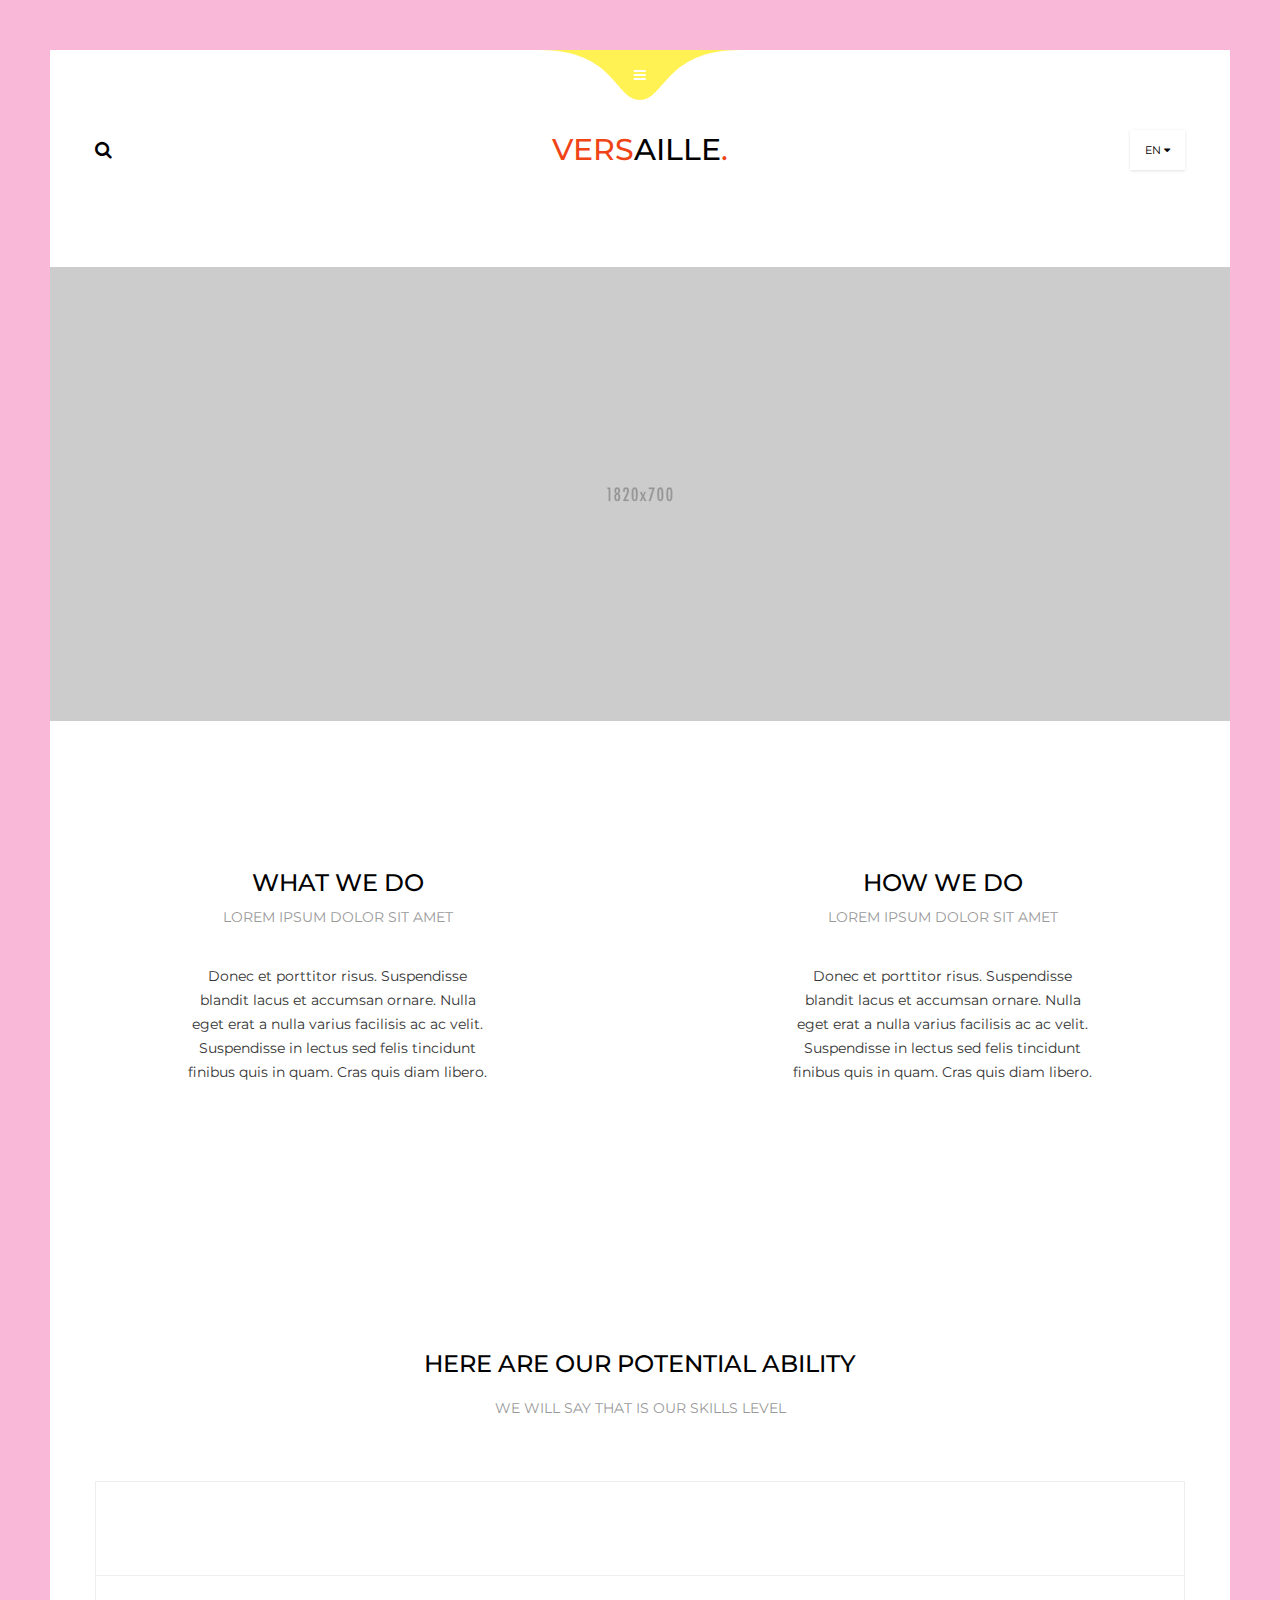
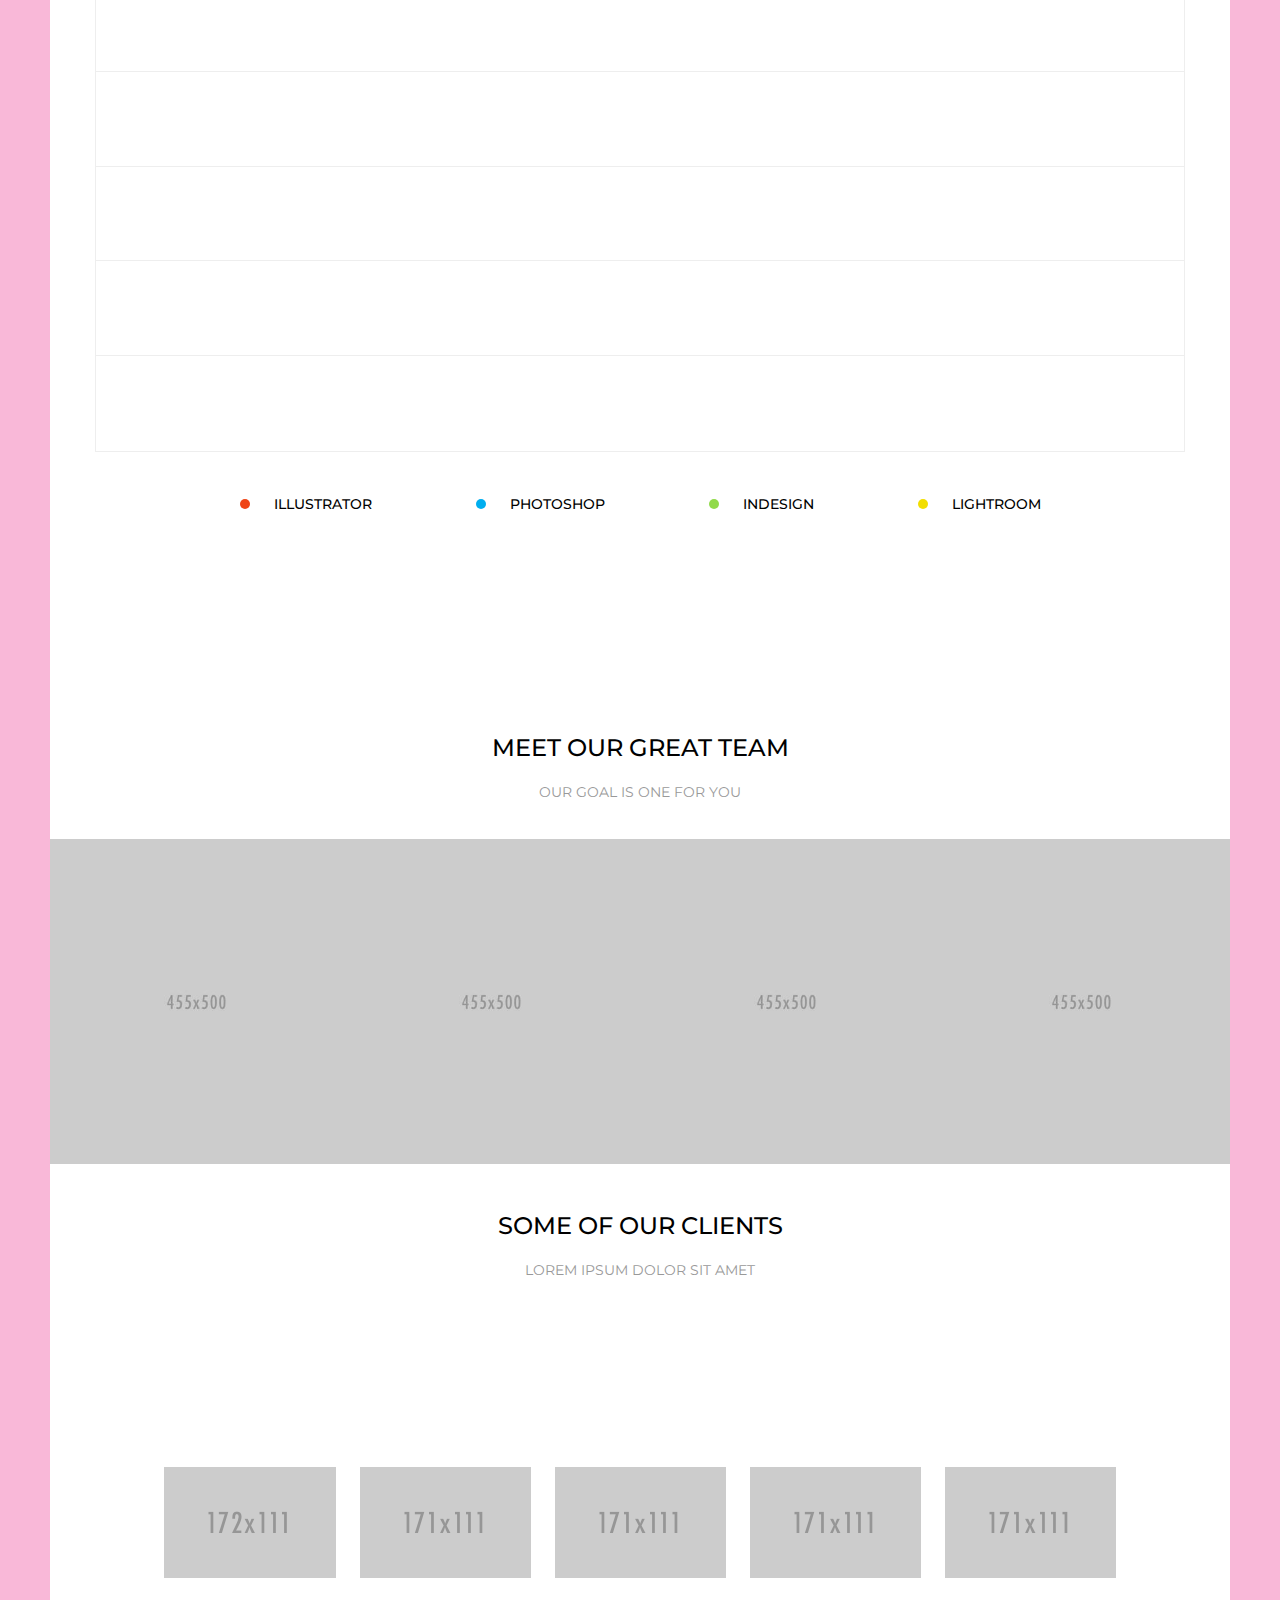
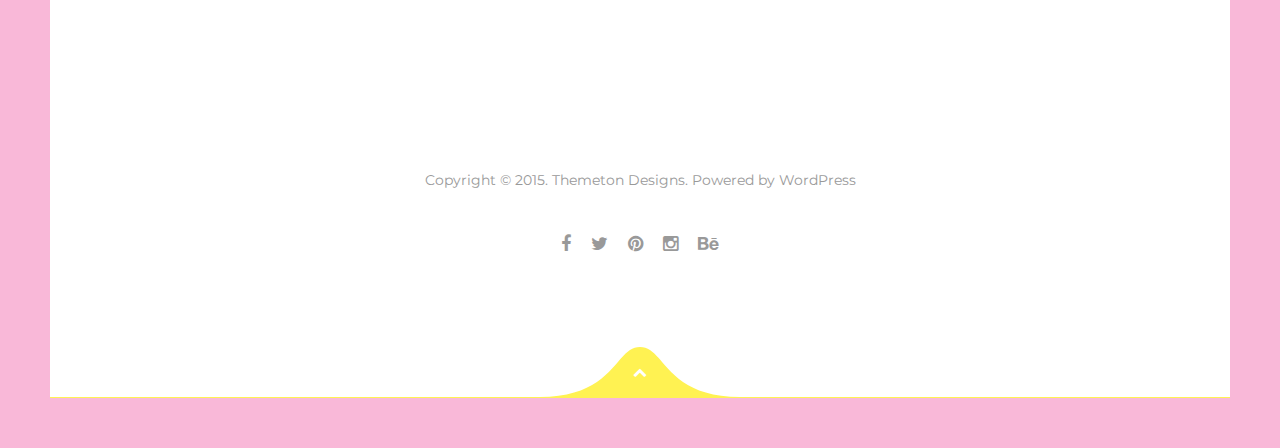
<file: html/about.html>
<!DOCTYPE html>
<html>
<head>
	<meta charset="utf-8">
	<meta name="viewport" content="width=device-width, initial-scale=1">
	<title>Versaille - HTML Blog Template</title>
	<meta name="keywords" content="HTML5,CSS3,HTML,Template,Themeton" >
	<meta name="description" content="Versaille - HTML Template">
	<meta name="author" content="Themeton">

    <!-- Favicon -->
    <link rel="shortcut icon" type="image/x-icon" href="images/favicon.png"/>

	<!-- Fonts -->
	<link href='http://fonts.googleapis.com/css?family=Montserrat:400,700|Open+Sans:400,400italic,700,300,300italic' rel='stylesheet' type='text/css'>
	
	<!-- Bootstrap -->
	<link rel="stylesheet" type="text/css" href="vendors/bootstrap/css/bootstrap.min.css">
	<link rel="stylesheet" type="text/css" href="vendors/bootstrap/css/bootstrap-theme.min.css">

	<!-- Fontawesome -->
	<link rel="stylesheet" type="text/css" href="vendors/font-awesome/css/font-awesome.min.css">

	<!-- Stylesheet -->
	<link rel="stylesheet" type="text/css" href="style.css">

</head>

<body>

	<div class="wrapper">
		
		<header id="header">
			<div class="entry-header">
				<nav>
					<ul>
						<li class="active"><a href="index.html">Home</a></li>
						<li><a href="about.html">About us</a></li>
						<li><a href="portfolio.html">Portfolio</a></li>
						<li><a href="portfolio-single.html">Folio Single</a></li>
						<li><a href="single.html">Blog Single</a></li>
						<li><a href="contacts.html">Contact us</a></li>
					</ul>
				</nav>
			</div>

			<div class="header-close">
				<svg viewBox="0 0 100 25">
					<path id="curve_close" fill="#B4E3F2" d="M100, 25 C62.5, 25, 62.5, 25, 50, 25 S37.5, 25, 25, 25"
							data-start-d="M100, 25 C62.5, 25, 62.5, 25, 50, 25 S37.5, 25, 25, 25"
							data-end-d="M100, 25 C62.5, 25, 62.5, 0,  50, 0  S37.5, 25, 0,  25"/>
				</svg>
				<a href="javascript:;" id="menu-close"><i class="fa fa-close"></i></a>
			</div>


			<div class="header-tool">
				<div class="entry-tool">

					<svg viewBox="0 0 100 25">
						<path id="curve_open" fill="#B2E2F2" d="M0, 0 C37.5, 0, 37.5, 25, 50, 25 S62.5, 0, 100, 0"
							data-start-d="M0, 0 C37.5, 0, 37.5, 25, 50, 25 S62.5, 0, 100, 0"
							data-end-d="M0, 0 C37.5, 0, 37.5, 0, 50, 0 S62.5, 0, 100, 0" />
					</svg>


					<a href="javascript:;" id="menu-handler"><i class="fa fa-bars"></i></a>
				</div>
			</div>
		</header>


		<div class="section-header">
			<div class="container">
				<div class="row">
					<div class="col-sm-12">
						<div class="entry-sh">
							
							<a href="index.html" class="logo"><span>Vers</span>aille<span>.</span></a>

							<div class="search">
								<a href="javascript:;"><i class="fa fa-search"></i></a>
								<form>
									<input type="text" name="s" class="input-search" placeholder="Type and hit enter">
									<input type="submit" class="submit">
								</form>
							</div>

							<ul class="right-nav">
								<li>
									<a href="javascript:;">En <i class="fa fa-caret-down"></i></a>
									<ul>
										<li><a href="javascript:;">En <span>English</span></a></li>
										<li><a href="javascript:;">Mn <span>Mongolian</span></a></li>
										<li><a href="javascript:;">Ru <span>Russian</span></a></li>
									</ul>
								</li>
							</ul>

						</div>
					</div>
				</div>
			</div>
		</div>

		

        <div class="section-content pv0">

            <div class="entry-cover">
                <img src="images/pages/img1.jpg">
            </div>


            <div class="row">
                <div class="col-md-6 col-sm-6 col-xs-6 ph15 pv15">
                    
                    <div class="tt-el-heading medium">
                        <h3>What we do</h3>
                        <h5>Lorem ipsum dolor sit amet</h5>
                    </div>

                    <p class="text-center">
                        Donec et porttitor risus. Suspendisse blandit lacus et accumsan ornare. Nulla eget erat a nulla varius facilisis ac ac velit. Suspendisse in lectus sed felis tincidunt finibus quis in quam. Cras quis diam libero.
                    </p>
                </div>
                <div class="col-md-6 col-sm-6 ph15 col-xs-6 pv15 border-left">
                    
                    <div class="tt-el-heading medium">
                        <h3>HOW WE DO</h3>
                        <h5>Lorem ipsum dolor sit amet</h5>
                    </div>

                    <p class="text-center">
                        Donec et porttitor risus. Suspendisse blandit lacus et accumsan ornare. Nulla eget erat a nulla varius facilisis ac ac velit. Suspendisse in lectus sed felis tincidunt finibus quis in quam. Cras quis diam libero.
                    </p>

                </div>
            </div>


            <div class="full-content border-top pv10">
                
                <div class="container">
                    <div class="row">
                        <div class="col-sm-12">
                            
                            <div class="tt-el-heading">
                                <h3>HERE ARE OUR POTENTIAL ABILITY</h3>
                                <h5>WE WILL SAY THAT IS OUR SKILLS LEVEL</h5>
                            </div>


                            <div class="tt-el-chart">
                                <div class="entry-panel">
                                    <div class="back-grid">&nbsp;</div>

                                    <div class="entry-svg">
                                        <svg viewBox="0 0 400 500" data-percent="80">
                                            <path fill="#ef4416" d="M0, 500 C150,500, 150,500, 200,500 S250,500, 400,500"
                                                data-end-d="M0, 500 C150,500, 150,XX, 200,XX S250,500, 400,500"/>
                                        </svg>
                                        <div class="entry-hover">
                                            <div class="entry-percent">80</div>
                                            <div class="entry-label"><span>ILLUSTRATOR 80%</span></div>
                                        </div>
                                    </div>
                                    
                                    <div class="entry-svg">
                                        <svg viewBox="0 0 400 500" data-percent="100">
                                            <path fill="#00aeef" d="M0, 500 C150,500, 150,500, 200,500 S250,500, 400,500"
                                                data-end-d="M0, 500 C150,500, 150,XX, 200,XX S250,500, 400,500"/>
                                        </svg>
                                        <div class="entry-hover">
                                            <div class="entry-percent">100</div>
                                            <div class="entry-label"><span>PHOTOSHOP 100%</span></div>
                                        </div>
                                    </div>

                                    <div class="entry-svg">
                                        <svg viewBox="0 0 400 500" data-percent="75">
                                            <path fill="#91da4a" d="M0, 500 C150,500, 150,500, 200,500 S250,500, 400,500"
                                                data-end-d="M0, 500 C150,500, 150,XX, 200,XX S250,500, 400,500"/>
                                        </svg>
                                        <div class="entry-hover">
                                            <div class="entry-percent">75</div>
                                            <div class="entry-label"><span>INDESIGN 75%</span></div>
                                        </div>
                                    </div>

                                    <div class="entry-svg">
                                        <svg viewBox="0 0 400 500" data-percent="58">
                                            <path fill="#f2de00" d="M0, 500 C150,500, 150,500, 200,500 S250,500, 400,500"
                                                data-end-d="M0, 500 C150,500, 150,XX, 200,XX S250,500, 400,500"/>
                                        </svg>
                                        <div class="entry-hover">
                                            <div class="entry-percent">58</div>
                                            <div class="entry-label"><span>LIGHTROOM 58%</span></div>
                                        </div>
                                    </div>

                                </div>

                                <div class="entry-labels">
                                    <div class="label-item">
                                        <i data-bg-color="#ef4416"></i>
                                        ILLUSTRATOR
                                    </div>
                                    <div class="label-item">
                                        <i data-bg-color="#00aeef"></i>
                                        PHOTOSHOP
                                    </div>
                                    <div class="label-item">
                                        <i data-bg-color="#91da4a"></i>
                                        INDESIGN
                                    </div>
                                    <div class="label-item">
                                        <i data-bg-color="#f2de00"></i>
                                        LIGHTROOM
                                    </div>
                                </div>
                            </div>

                        </div>
                    </div>
                </div>

            </div>

        </div>


        <div class="section-full border-top pv10 pvb0">
            <div class="container">
                <div class="row">
                    <div class="col-sm-12">
                        <div class="tt-el-heading">
                            <h3>MEET OUR GREAT TEAM</h3>
                            <h5>OUR GOAL IS ONE FOR YOU</h5>
                        </div>
                    </div>
                </div>
            </div>

            <div class="tt-el-team pv5">
                
                <div class="col-md-3 col-sm-6 entry-team" data-bg-image="images/pages/tm1.jpg">
                    <img src="images/10x11.png" alt="sizer" class="sizer">
                    <div class="entry-hover">
                        <div class="hover-title">
                            <span class="name">ERICA JOHNSON</span>
                            <span class="position">Lead Designer</span>
                        </div>
                        <div class="hover-socials">
                            <a href="javascript:;"><i class="fa fa-facebook"></i></a>
                            <a href="javascript:;"><i class="fa fa-twitter"></i></a>
                            <a href="javascript:;"><i class="fa fa-behance"></i></a>
                            <a href="javascript:;"><i class="fa fa-dribbble"></i></a>
                        </div>
                    </div>
                </div>

                <div class="col-md-3 col-sm-6 entry-team" data-bg-image="images/pages/tm2.jpg">
                    <img src="images/10x11.png" alt="sizer" class="sizer">
                    <div class="entry-hover">
                        <div class="hover-title">
                            <span class="name">ERICA JOHNSON</span>
                            <span class="position">Lead Designer</span>
                        </div>
                        <div class="hover-socials">
                            <a href="javascript:;"><i class="fa fa-facebook"></i></a>
                            <a href="javascript:;"><i class="fa fa-twitter"></i></a>
                            <a href="javascript:;"><i class="fa fa-behance"></i></a>
                            <a href="javascript:;"><i class="fa fa-dribbble"></i></a>
                        </div>
                    </div>
                </div>

                <div class="col-md-3 col-sm-6 entry-team" data-bg-image="images/pages/tm3.jpg">
                    <img src="images/10x11.png" alt="sizer" class="sizer">
                    <div class="entry-hover">
                        <div class="hover-title">
                            <span class="name">ERICA JOHNSON</span>
                            <span class="position">Lead Designer</span>
                        </div>
                        <div class="hover-socials">
                            <a href="javascript:;"><i class="fa fa-facebook"></i></a>
                            <a href="javascript:;"><i class="fa fa-twitter"></i></a>
                            <a href="javascript:;"><i class="fa fa-behance"></i></a>
                            <a href="javascript:;"><i class="fa fa-dribbble"></i></a>
                        </div>
                    </div>
                </div>

                <div class="col-md-3 col-sm-6 entry-team" data-bg-image="images/pages/tm4.jpg">
                    <img src="images/10x11.png" alt="sizer" class="sizer">
                    <div class="entry-hover">
                        <div class="hover-title">
                            <span class="name">ERICA JOHNSON</span>
                            <span class="position">Lead Designer</span>
                        </div>
                        <div class="hover-socials">
                            <a href="javascript:;"><i class="fa fa-facebook"></i></a>
                            <a href="javascript:;"><i class="fa fa-twitter"></i></a>
                            <a href="javascript:;"><i class="fa fa-behance"></i></a>
                            <a href="javascript:;"><i class="fa fa-dribbble"></i></a>
                        </div>
                    </div>
                </div>

            </div>


            <div class="container pv5">
                <div class="row">
                    <div class="col-sm-12">
                        <div class="tt-el-heading">
                            <h3>SOME OF OUR CLIENTS</h3>
                            <h5>Lorem ipsum dolor sit amet</h5>
                        </div>
                    </div>
                </div>
            </div>


        </div>


        <div class="section-full border-top pv10">
            <div class="container">
                <div class="row">
                    <div class="col-sm-12">
                        <div class="clients-logo">
                            <a href="javascript:;"><img src="images/pages/c1.png"></a>
                            <a href="javascript:;"><img src="images/pages/c2.png"></a>
                            <a href="javascript:;"><img src="images/pages/c3.png"></a>
                            <a href="javascript:;"><img src="images/pages/c4.png"></a>
                            <a href="javascript:;"><img src="images/pages/c5.png"></a>
                        </div>
                    </div>
                </div>
            </div>
        </div>




		
		<footer id="footer" class="border-top">
			
			<div class="container">
				<div class="row">
					<div class="col-sm-12">

						<p>Copyright © 2015. Themeton Designs. Powered by WordPress</p>

						<div class="socials">
							<a href="javascript:;"><i class="fa fa-facebook"></i></a>
							<a href="javascript:;"><i class="fa fa-twitter"></i></a>
							<a href="javascript:;"><i class="fa fa-pinterest"></i></a>
							<a href="javascript:;"><i class="fa fa-instagram"></i></a>
							<a href="javascript:;"><i class="fa fa-behance"></i></a>
						</div>
					</div>
				</div>
			</div>

			<div class="scroll-top">
				<svg version="1.1" xmlns="http://www.w3.org/2000/svg" xmlns:xlink="http://www.w3.org/1999/xlink"
					 viewBox="0 0 100 25" enable-background="new 0 0 100 25" xml:space="preserve">
					<path fill="#B4E3F2" d="M100, 25 C62.5, 25, 62.5, 0,  50, 0  S37.5, 25, 0,  25"/>
				</svg>
				<a href="javascript:;"><i class="fa fa-chevron-up"></i></a>
			</div>

		</footer>
		
	</div>


	<!-- Include jQuery and Scripts -->
	<script type="text/javascript" src="js/jquery.min.js"></script>
	<script type="text/javascript" src="vendors/bootstrap/js/bootstrap.min.js"></script>
	<script type="text/javascript" src="vendors/gsap/TweenMax.min.js"></script>
	<script type="text/javascript" src="vendors/jquery.waypoints.min.js"></script>
	<script type="text/javascript" src="vendors/isotope.pkgd.min.js"></script>
	<script type="text/javascript" src="js/scripts.js"></script>


</body>
</html>
</file>
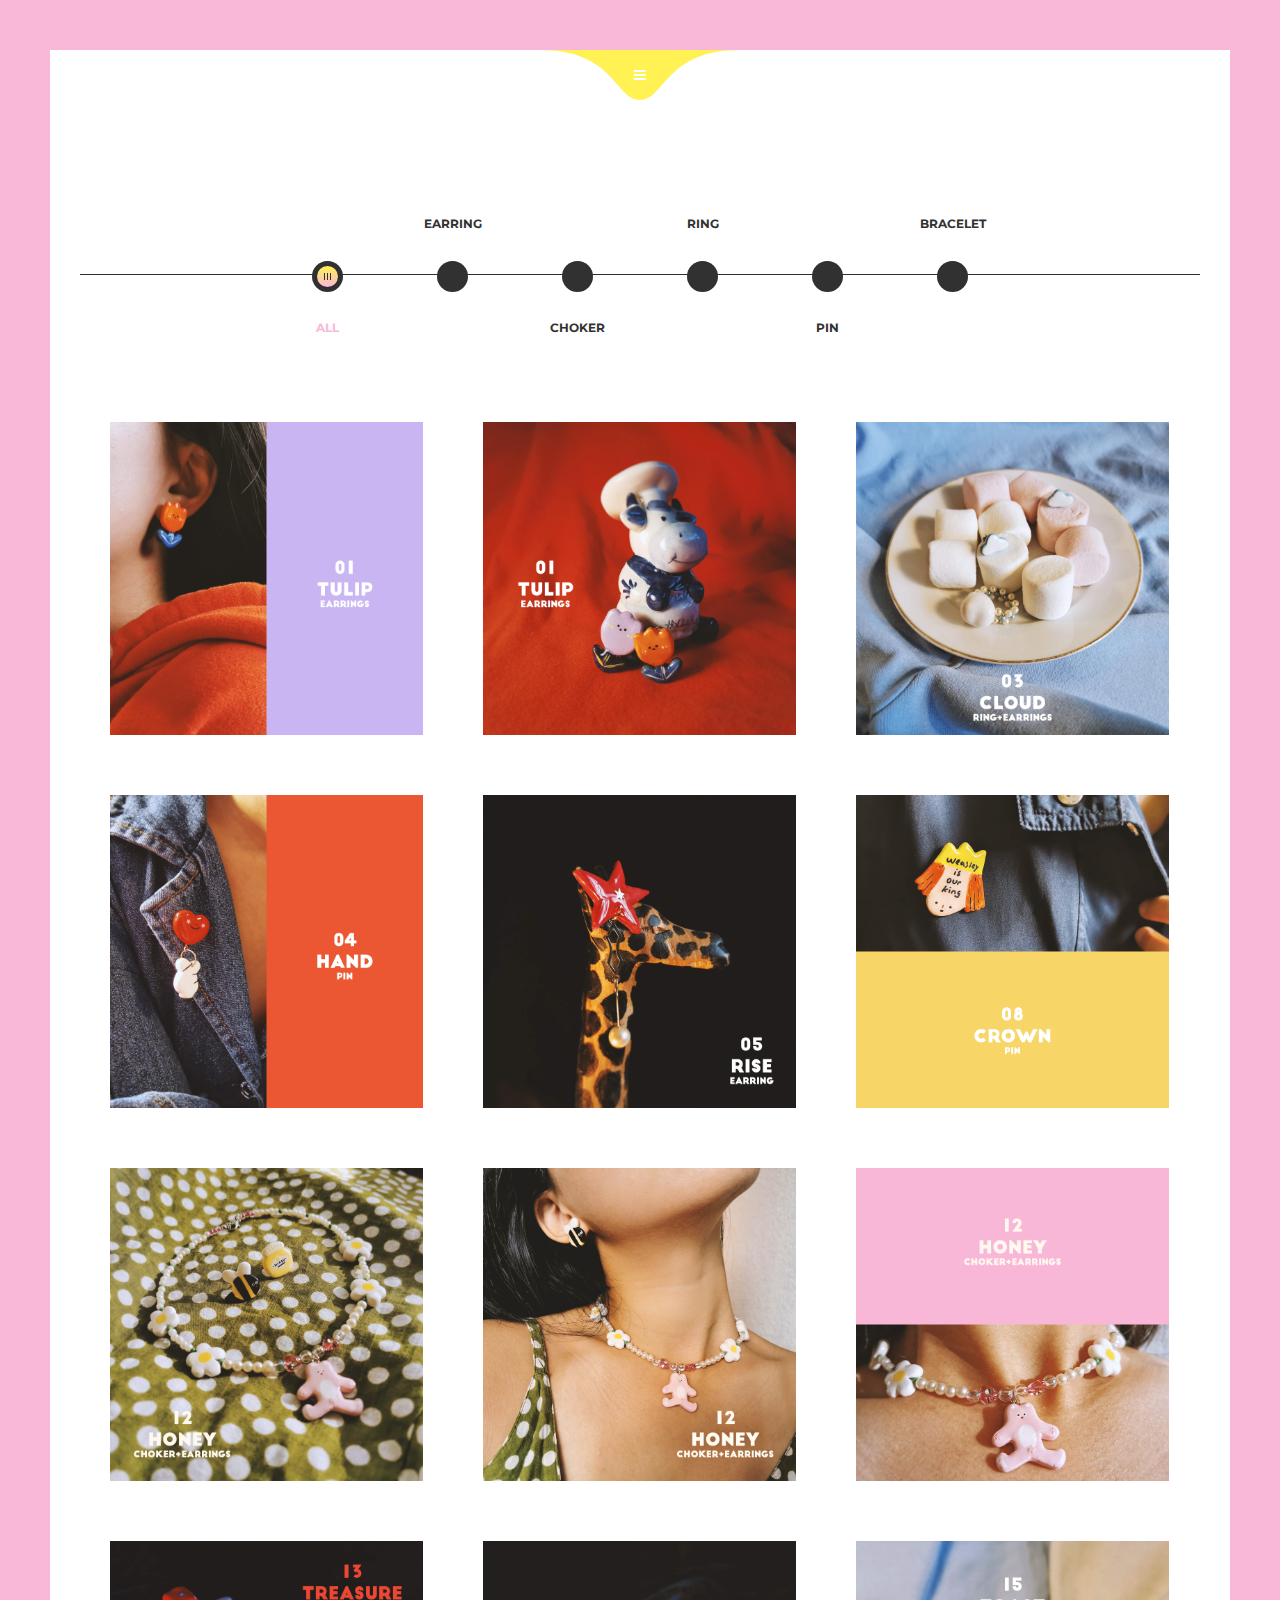
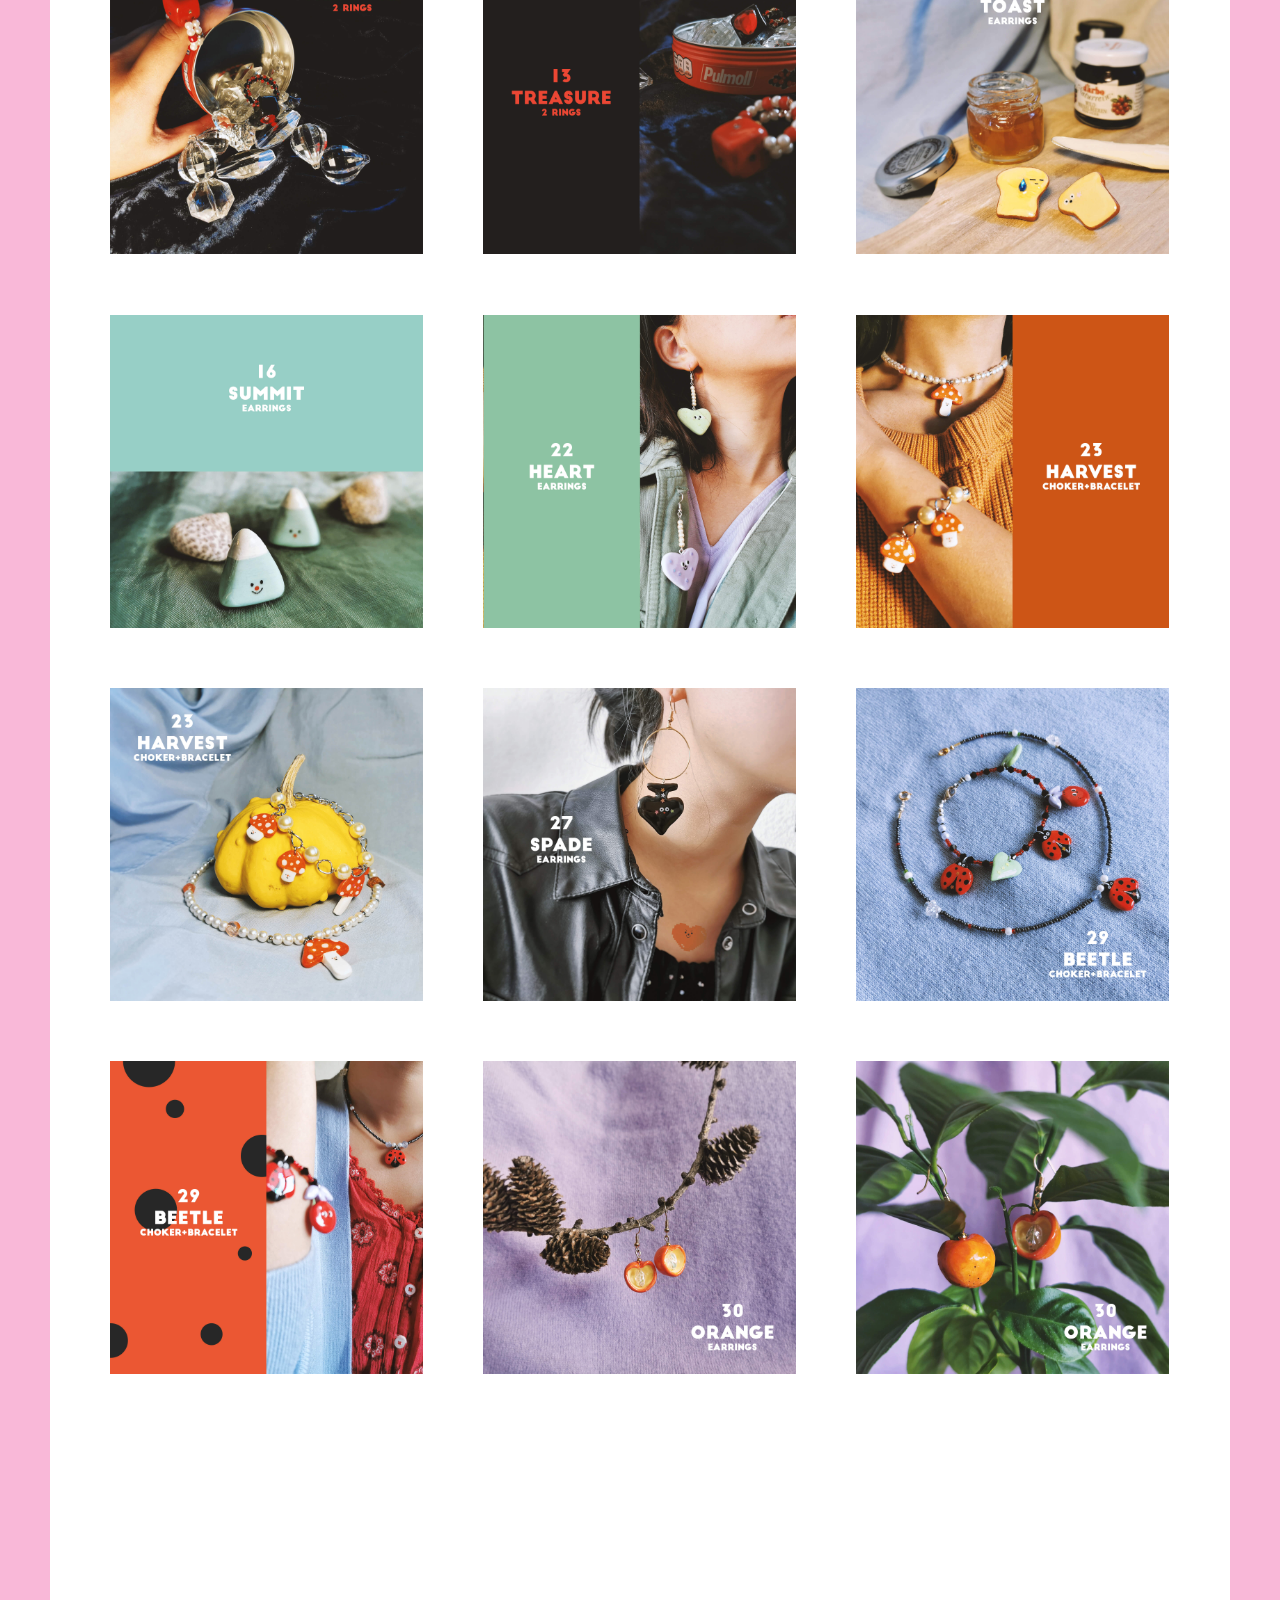
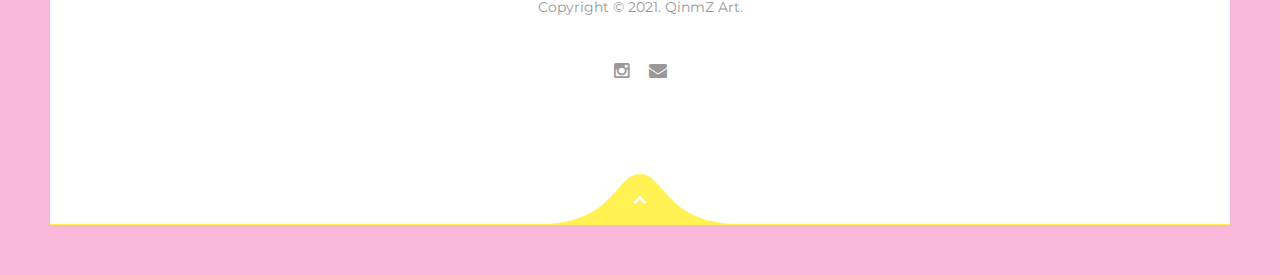
<file: html/clay.html>
<!DOCTYPE html>
<html>
<head>
	<meta charset="utf-8">
	<meta name="viewport" content="width=device-width, initial-scale=1">
	<title>Qinm.Z - Clay</title>
	<meta name="keywords" content="HTML5,CSS3,HTML,Template,Themeton" >
	<meta name="description" content="Versaille - HTML Template">
	<meta name="author" content="Themeton">

    <!-- Favicon -->
    <link rel="shortcut icon" type="image/x-icon" href="images/tinylogo.jpg"/>

	<!-- Fonts -->
	<link href='http://fonts.googleapis.com/css?family=Montserrat:400,700|Open+Sans:400,400italic,700,300,300italic' rel='stylesheet' type='text/css'>
	
	<!-- Bootstrap -->
	<link rel="stylesheet" type="text/css" href="vendors/bootstrap/css/bootstrap.min.css">
	<link rel="stylesheet" type="text/css" href="vendors/bootstrap/css/bootstrap-theme.min.css">

	<!-- Fontawesome -->
	<link rel="stylesheet" type="text/css" href="vendors/font-awesome/css/font-awesome.min.css">

	<!-- Stylesheet -->
	<link rel="stylesheet" type="text/css" href="style.css">

</head>

<body>

	<div class="wrapper">
		
		<header id="header">
			<div class="entry-header">
				<nav>
					<ul>
						<li class="active"><a href="index.html">Home</a></li>
						<!-- <li><a href="about.html">About us</a></li> -->
						<li><a href="illustration.html">illustration</a></li>
						<li><a href="photography.html">photography</a></li>
						<li><a href="clay.html">clay</a></li>
						<li><a href="aboutme.html">about me</a></li>
					</ul>
				</nav>
			</div>

			<div class="header-close">
				<svg viewBox="0 0 100 25">
					<path id="curve_close" fill="#B4E3F2" d="M100, 25 C62.5, 25, 62.5, 25, 50, 25 S37.5, 25, 25, 25"
							data-start-d="M100, 25 C62.5, 25, 62.5, 25, 50, 25 S37.5, 25, 25, 25"
							data-end-d="M100, 25 C62.5, 25, 62.5, 0,  50, 0  S37.5, 25, 0,  25"/>
				</svg>
				<a href="javascript:;" id="menu-close"><i class="fa fa-close"></i></a>
			</div>


			<div class="header-tool">
				<div class="entry-tool">

					<svg viewBox="0 0 100 25">
						<path id="curve_open" fill="#B2E2F2" d="M0, 0 C37.5, 0, 37.5, 25, 50, 25 S62.5, 0, 100, 0"
							data-start-d="M0, 0 C37.5, 0, 37.5, 25, 50, 25 S62.5, 0, 100, 0"
							data-end-d="M0, 0 C37.5, 0, 37.5, 0, 50, 0 S62.5, 0, 100, 0" />
					</svg>


					<a href="javascript:;" id="menu-handler"><i class="fa fa-bars"></i></a>
				</div>
			</div>
		</header>


		<div class="section-header">
			<div class="container">
				<div class="row">
					<div class="col-sm-12">
						<div class="entry-sh">
							
							<!-- <a href="index.html" class="logo"> -->
                                <!-- <img src="images/roadtripheader.jpg"> -->
                                <!-- <span>Vers</span>aille<span>.</span></a>

							<div class="search">
								<a href="javascript:;"><i class="fa fa-search"></i></a>
								<form>
									<input type="text" name="s" class="input-search" placeholder="Type and hit enter">
									<input type="submit" class="submit">
								</form>
							</div>

							<ul class="right-nav">
								<li>
									<a href="javascript:;">En <i class="fa fa-caret-down"></i></a>
									<ul>
										<li><a href="javascript:;">En <span>English</span></a></li>
										<li><a href="javascript:;">Mn <span>Mongolian</span></a></li>
										<li><a href="javascript:;">Ru <span>Russian</span></a></li>
									</ul> -->
								</li>
							</ul>

						</div>
					</div>
				</div>
			</div>
		</div>

		

        <div class="section-content pvt0">
            <div class="container">
                <div class="row">
                    <div class="col-12">
                        
                        <div class="portfolio-grid">

                            <div class="entry-filter">
                                <a href="javascript:;" data-filter="*" class="active">
                                    <span class="circle">
                                        <span class="entry-circle">
                                            <span class="line"></span>
                                        </span>
                                    </span>
                                    <span class="label">All</span>
                                </a>
                                <a href="javascript:;" data-filter=".ftr-earring">
                                    <span class="circle">
                                        <span class="entry-circle">
                                            <span class="line"></span>
                                        </span>
                                    </span>
                                    <span class="label">earring</span>
                                </a>
                                <a href="javascript:;" data-filter=".ftr-choker">
                                    <span class="circle">
                                        <span class="entry-circle">
                                            <span class="line"></span>
                                        </span>
                                    </span>
                                    <span class="label">choker</span>
                                </a>
                                <a href="javascript:;" data-filter=".ftr-ring">
                                    <span class="circle">
                                        <span class="entry-circle">
                                            <span class="line"></span>
                                        </span>
                                    </span>
                                    <span class="label">ring</span>
                                </a>
                                <a href="javascript:;" data-filter=".ftr-pin">
                                    <span class="circle">
                                        <span class="entry-circle">
                                            <span class="line"></span>
                                        </span>
                                    </span>
                                    <span class="label">pin</span>
                                </a>

                                <a href="javascript:;" data-filter=".ftr-bracelet">
                                    <span class="circle">
                                        <span class="entry-circle">
                                            <span class="line"></span>
                                        </span>
                                    </span>
                                    <span class="label">bracelet</span>
                                </a>
                                
                                
                            </div>

                            
                            <div class="entry-portfolio">
                                
                                                                <div class="col-lg-4 col-md-4 col-sm-6 col-xs-6 folio-item ftr-earring">
                                    <a href="javascript:;">
                                        <img src="images/clay/1tulip1.jpg" alt="portfolio">
                                    </a>
                                    <!-- <div class="entry-hover">
                                        <div class="entry-title">
                                            <span>Digital art</span>
                                            <a href="javascript:;">South beach</a>
                                        </div>
                                    </div> -->
                                </div>
                                                                <div class="col-lg-4 col-md-4 col-sm-6 col-xs-6 folio-item ftr-earring">
                                    <a href="javascript:;">
                                        <img src="images/clay/1tulip2.jpg" alt="portfolio">
                                    </a>
                                    <!-- <div class="entry-hover">
                                        <div class="entry-title">
                                            <span>Digital art</span>
                                            <a href="javascript:;">South beach</a>
                                        </div>
                                    </div> -->
                                </div>
                                                                <div class="col-lg-4 col-md-4 col-sm-6 col-xs-6 folio-item ftr-ring">
                                    <a href="javascript:;">
                                        <img src="images/clay/3cloud.jpg" alt="portfolio">
                                    </a>
                                    <!-- <div class="entry-hover">
                                        <div class="entry-title">
                                            <span>Digital art</span>
                                            <a href="javascript:;">South beach</a>
                                        </div>
                                    </div> -->
                                </div>
                                                                <div class="col-lg-4 col-md-4 col-sm-6 col-xs-6 folio-item ftr-pin">
                                    <a href="javascript:;">
                                        <img src="images/clay/4hand.jpg" alt="portfolio">
                                    </a>
                                    <!-- <div class="entry-hover">
                                        <div class="entry-title">
                                            <span>Digital art</span>
                                            <a href="javascript:;">South beach</a>
                                        </div>
                                    </div> -->
                                </div>



                                <div class="col-lg-4 col-md-4 col-sm-6 col-xs-6 folio-item ftr-earring">
                                    <a href="javascript:;">
                                        <img src="images/clay/5rise.jpg" alt="portfolio">
                                    </a>
                                    <!-- <div class="entry-hover">
                                        <div class="entry-title">
                                            <span>Digital art</span>
                                            <a href="javascript:;">South beach</a>
                                        </div>
                                    </div> -->
                                </div>



                                                                <div class="col-lg-4 col-md-4 col-sm-6 col-xs-6 folio-item ftr-pin">
                                    <a href="javascript:;">
                                        <img src="images/clay/8crown.jpg" alt="portfolio">
                                    </a>
                                    <!-- <div class="entry-hover">
                                        <div class="entry-title">
                                            <span>Digital art</span>
                                            <a href="javascript:;">South beach</a>
                                        </div>
                                    </div> -->
                                </div>


                                                                
                                                                <div class="col-lg-4 col-md-4 col-sm-6 col-xs-6 folio-item ftr-choker ftr-earring">
                                    <a href="javascript:;">
                                        <img src="images/clay/12honey1.jpg" alt="portfolio">
                                    </a>
                                    <!-- <div class="entry-hover">
                                        <div class="entry-title">
                                            <span>Digital art</span>
                                            <a href="javascript:;">South beach</a>
                                        </div>
                                    </div> -->
                                </div>
                                                                
                                                                <div class="col-lg-4 col-md-4 col-sm-6 col-xs-6 folio-item ftr-choker ftr-earring">
                                    <a href="javascript:;">
                                        <img src="images/clay/12honey2.jpg" alt="portfolio">
                                    </a>
                                    <!-- <div class="entry-hover">
                                        <div class="entry-title">
                                            <span>Digital art</span>
                                            <a href="javascript:;">South beach</a>
                                        </div>
                                    </div> -->
                                </div>




                                                                <div class="col-lg-4 col-md-4 col-sm-6 col-xs-6 folio-item ftr-choker">
                                    <a href="javascript:;">
                                        <img src="images/clay/12honey3.jpg" alt="portfolio">
                                    </a>
                                    <!-- <div class="entry-hover">
                                        <div class="entry-title">
                                            <span>Digital art</span>
                                            <a href="javascript:;">South beach</a>
                                        </div>
                                    </div> -->
                                </div>
                                                                <div class="col-lg-4 col-md-4 col-sm-6 col-xs-6 folio-item ftr-ring">
                                    <a href="javascript:;">
                                        <img src="images/clay/13treasure1.jpg" alt="portfolio">
                                    </a>
                                    <!-- <div class="entry-hover">
                                        <div class="entry-title">
                                            <span>Digital art</span>
                                            <a href="javascript:;">South beach</a>
                                        </div>
                                    </div> -->
                                </div>
                                                                <div class="col-lg-4 col-md-4 col-sm-6 col-xs-6 folio-item ftr-ring">
                                    <a href="javascript:;">
                                        <img src="images/clay/13treasure2.jpg" alt="portfolio">
                                    </a>
                                    <!-- <div class="entry-hover">
                                        <div class="entry-title">
                                            <span>Digital art</span>
                                            <a href="javascript:;">South beach</a>
                                        </div>
                                    </div> -->
                                </div>
                                                                <div class="col-lg-4 col-md-4 col-sm-6 col-xs-6 folio-item ftr-earring">
                                    <a href="javascript:;">
                                        <img src="images/clay/15toast.jpg" alt="portfolio">
                                    </a>
                                    <!-- <div class="entry-hover">
                                        <div class="entry-title">
                                            <span>Digital art</span>
                                            <a href="javascript:;">South beach</a>
                                        </div>
                                    </div> -->
                                </div>




                                <div class="col-lg-4 col-md-4 col-sm-6 col-xs-6 folio-item ftr-earring">
                                    <a href="javascript:;">
                                        <img src="images/clay/16summit.jpg" alt="portfolio">
                                    </a>
                                    <!-- <div class="entry-hover">
                                        <div class="entry-title">
                                            <span>Digital art</span>
                                            <a href="javascript:;">South beach</a>
                                        </div>
                                    </div> -->
                                </div>




                                <div class="col-lg-4 col-md-4 col-sm-6 col-xs-6 folio-item ftr-earring">
                                    <a href="javascript:;">
                                        <img src="images/clay/22heart1.jpg" alt="portfolio">
                                    </a>
                                    <!-- <div class="entry-hover">
                                        <div class="entry-title">
                                            <span>Digital art</span>
                                            <a href="javascript:;">South beach</a>
                                        </div>
                                    </div> -->
                                </div>



                                                                <div class="col-lg-4 col-md-4 col-sm-6 col-xs-6 folio-item ftr-choker ftr-bracelet">
                                    <a href="javascript:;">
                                        <img src="images/clay/23harvest1.jpg" alt="portfolio">
                                    </a>
                                    <!-- <div class="entry-hover">
                                        <div class="entry-title">
                                            <span>Digital art</span>
                                            <a href="javascript:;">South beach</a>
                                        </div>
                                    </div> -->
                                </div>


                                                                
                                                                <div class="col-lg-4 col-md-4 col-sm-6 col-xs-6 folio-item ftr-choker ftr-bracelet">
                                    <a href="javascript:;">
                                        <img src="images/clay/23harvest2.jpg" alt="portfolio">
                                    </a>
                                    <!-- <div class="entry-hover">
                                        <div class="entry-title">
                                            <span>Digital art</span>
                                            <a href="javascript:;">South beach</a>
                                        </div>
                                    </div> -->
                                </div>


                                <div class="col-lg-4 col-md-4 col-sm-6 col-xs-6 folio-item ftr-earring">
                                    <a href="javascript:;">
                                        <img src="images/clay/27spade.jpg" alt="portfolio">
                                    </a>
                                    <!-- <div class="entry-hover">
                                        <div class="entry-title">
                                            <span>Digital art</span>
                                            <a href="javascript:;">South beach</a>
                                        </div>
                                    </div> -->
                                </div>

                                <div class="col-lg-4 col-md-4 col-sm-6 col-xs-6 folio-item ftr-choker ftr-bracelet">
                                    <a href="javascript:;">
                                        <img src="images/clay/29beetle1.jpg" alt="portfolio">
                                    </a>
                                    <!-- <div class="entry-hover">
                                        <div class="entry-title">
                                            <span>Digital art</span>
                                            <a href="javascript:;">South beach</a>
                                        </div>
                                    </div> -->
                                </div>

                                <div class="col-lg-4 col-md-4 col-sm-6 col-xs-6 folio-item ftr-choker ftr-bracelet">
                                    <a href="javascript:;">
                                        <img src="images/clay/29beetle2.jpg" alt="portfolio">
                                    </a>
                                    <!-- <div class="entry-hover">
                                        <div class="entry-title">
                                            <span>Digital art</span>
                                            <a href="javascript:;">South beach</a>
                                        </div>
                                    </div> -->
                                </div>

                                <div class="col-lg-4 col-md-4 col-sm-6 col-xs-6 folio-item ftr-earring">
                                    <a href="javascript:;">
                                        <img src="images/clay/30orange1.jpg" alt="portfolio">
                                    </a>
                                    <!-- <div class="entry-hover">
                                        <div class="entry-title">
                                            <span>Digital art</span>
                                            <a href="javascript:;">South beach</a>
                                        </div>
                                    </div> -->
                                </div>

                                <div class="col-lg-4 col-md-4 col-sm-6 col-xs-6 folio-item ftr-earring">
                                    <a href="javascript:;">
                                        <img src="images/clay/30orange2.jpg" alt="portfolio">
                                    </a>
                                    <!-- <div class="entry-hover">
                                        <div class="entry-title">
                                            <span>Digital art</span>
                                            <a href="javascript:;">South beach</a>
                                        </div>
                                    </div> -->
                                </div>
                                                                
                                                                







                                
                            </div>


                        </div>


                    </div>
                </div>
            </div>
        </div>





		
		<footer id="footer" class="border-top">
			
			<div class="container">
				<div class="row">
					<div class="col-sm-12">

						<p>Copyright © 2021. QinmZ Art.</p>

						<div class="socials">
							<!-- <a href="javascript:;"><i class="fa fa-facebook"></i></a>
							<a href="javascript:;"><i class="fa fa-twitter"></i></a>
							<a href="javascript:;"><i class="fa fa-pinterest"></i></a> -->
							<a href="javascript:onclick();"><i class="fa fa-instagram"></i></a>
							<a href="javascript:sendEmail();"><i class="fa fa-envelope"></i></a>
						</div>
					</div>
				</div>
			</div>

			<div class="scroll-top">
				<svg version="1.1" xmlns="http://www.w3.org/2000/svg" xmlns:xlink="http://www.w3.org/1999/xlink"
					 viewBox="0 0 100 25" enable-background="new 0 0 100 25" xml:space="preserve">
					<path fill="#B4E3F2" d="M100, 25 C62.5, 25, 62.5, 0,  50, 0  S37.5, 25, 0,  25"/>
				</svg>
				<a href="javascript:;"><i class="fa fa-chevron-up"></i></a>
			</div>

		</footer>
		
	</div>


	<!-- Include jQuery and Scripts -->
    <script type="text/javascript">
        function onclick() {
      location.href = "https://www.instagram.com/qinm.z/";

         }
// 
</script>
    <script type="text/javascript">
        function sendEmail() {
      window.open('mailto:qinmzworks@gmail.com?subject=subject&body=body');

         }
// 
</script>
	<script type="text/javascript" src="js/jquery.min.js"></script>
	<script type="text/javascript" src="vendors/bootstrap/js/bootstrap.min.js"></script>
	<script type="text/javascript" src="vendors/gsap/TweenMax.min.js"></script>
	<script type="text/javascript" src="vendors/jquery.waypoints.min.js"></script>
	<script type="text/javascript" src="vendors/isotope.pkgd.min.js"></script>
	<script type="text/javascript" src="js/scripts.js"></script>


</body>
</html>
</file>
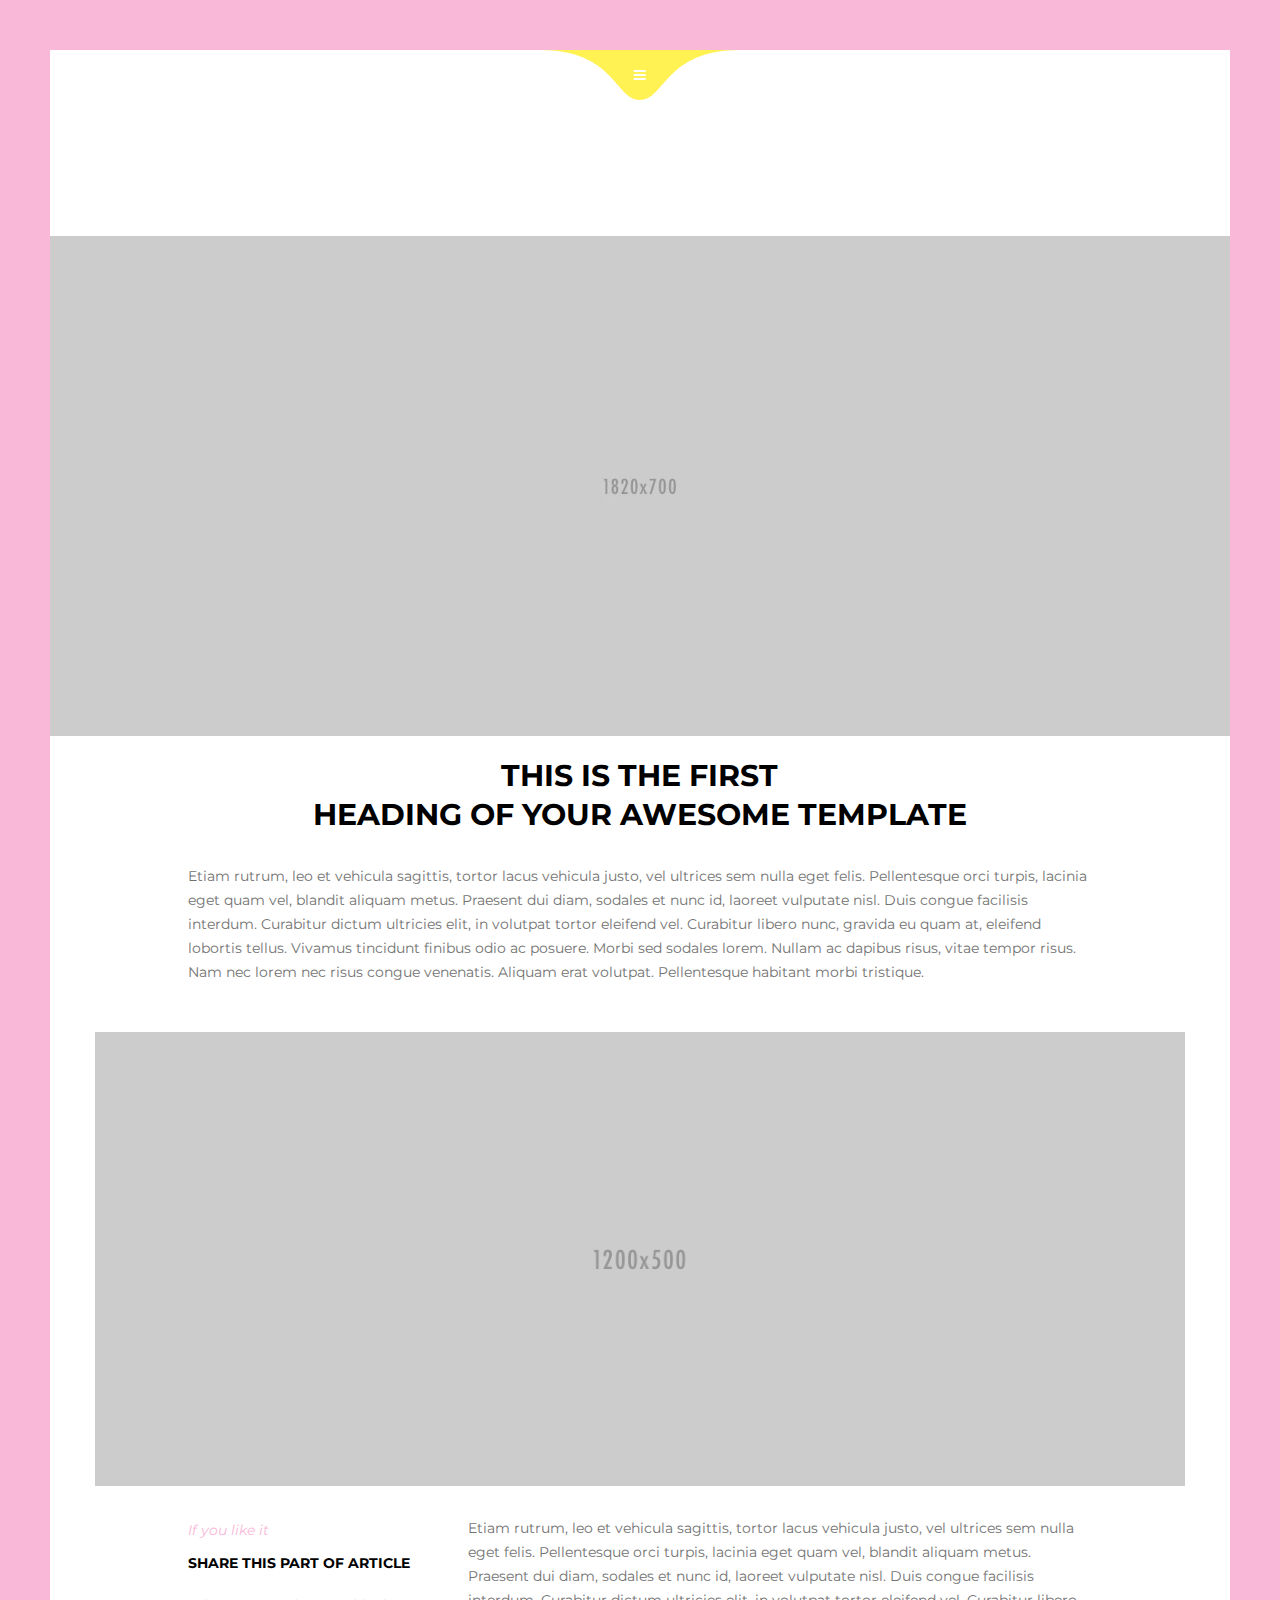
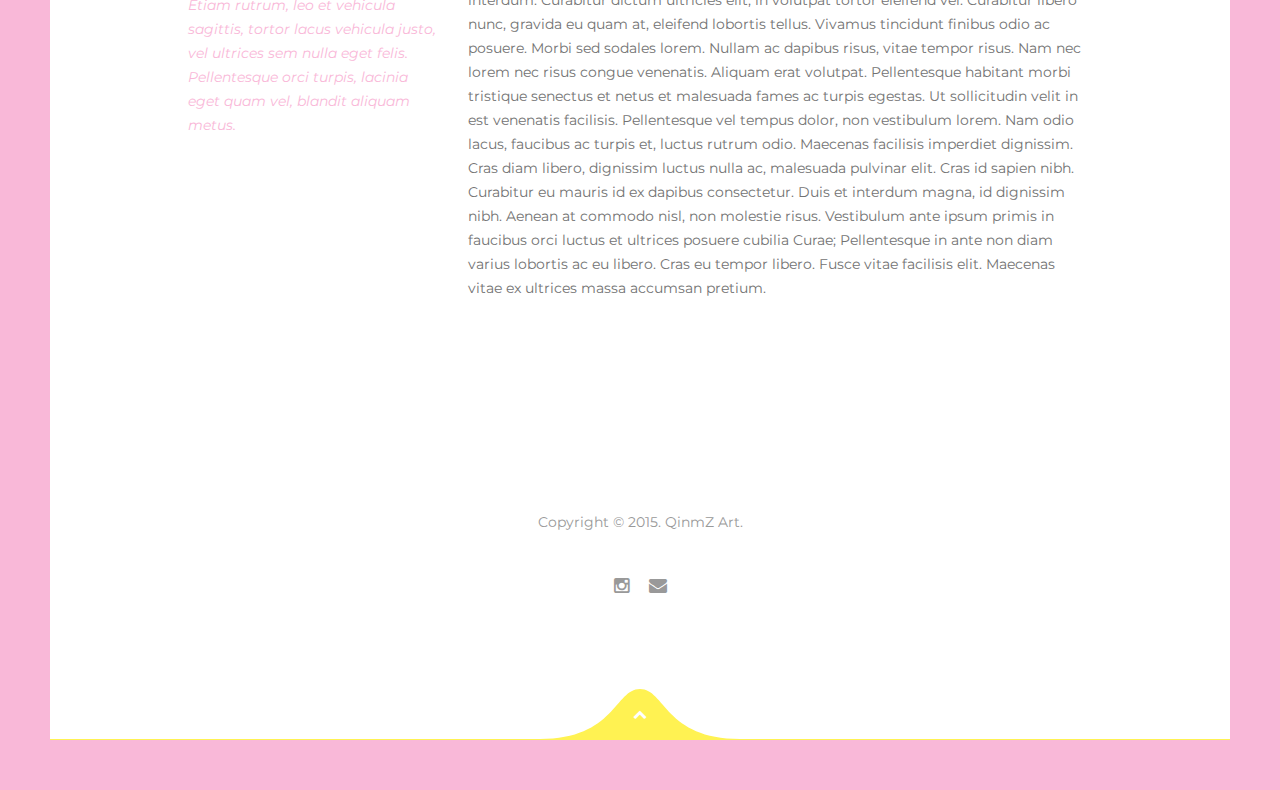
<file: html/design.html>
<!DOCTYPE html>
<html>
<head>
	<meta charset="utf-8">
	<meta name="viewport" content="width=device-width, initial-scale=1">
	<title>Qinmeng Z - design</title>
	<meta name="keywords" content="HTML5,CSS3,HTML,Template,Themeton" >
	<meta name="description" content="Versaille - HTML Template">
	<meta name="author" content="Themeton">

    <!-- Favicon -->
    <link rel="shortcut icon" type="image/x-icon" href="images/tinylogo.jpg"/>

	<!-- Fonts -->
	<link href='http://fonts.googleapis.com/css?family=Montserrat:400,700|Open+Sans:400,400italic,700,300,300italic' rel='stylesheet' type='text/css'>
	
	<!-- Bootstrap -->
	<link rel="stylesheet" type="text/css" href="vendors/bootstrap/css/bootstrap.min.css">
	<link rel="stylesheet" type="text/css" href="vendors/bootstrap/css/bootstrap-theme.min.css">

	<!-- Fontawesome -->
	<link rel="stylesheet" type="text/css" href="vendors/font-awesome/css/font-awesome.min.css">

	<!-- Stylesheet -->
	<link rel="stylesheet" type="text/css" href="style.css">

</head>

<body>

	<div class="wrapper">
		
		<header id="header">
			<div class="entry-header">
				<nav>
					<ul>
						<li class="active"><a href="index.html">Home</a></li>
						<!-- <li><a href="about.html">About us</a></li> -->
						<li><a href="illustration.html">illustration</a></li>
						<li><a href="photography.html">photography</a></li>
						<!-- <li><a href="design.html">design</a></li> -->
						<li><a href="aboutme.html">about me</a></li>
					</ul>
				</nav>
			</div>

			<div class="header-close">
				<svg viewBox="0 0 100 25">
					<path id="curve_close" fill="#B4E3F2" d="M100, 25 C62.5, 25, 62.5, 25, 50, 25 S37.5, 25, 25, 25"
							data-start-d="M100, 25 C62.5, 25, 62.5, 25, 50, 25 S37.5, 25, 25, 25"
							data-end-d="M100, 25 C62.5, 25, 62.5, 0,  50, 0  S37.5, 25, 0,  25"/>
				</svg>
				<a href="javascript:;" id="menu-close"><i class="fa fa-close"></i></a>
			</div>


			<div class="header-tool">
				<div class="entry-tool">

					<svg viewBox="0 0 100 25">
						<path id="curve_open" fill="#B2E2F2" d="M0, 0 C37.5, 0, 37.5, 25, 50, 25 S62.5, 0, 100, 0"
							data-start-d="M0, 0 C37.5, 0, 37.5, 25, 50, 25 S62.5, 0, 100, 0"
							data-end-d="M0, 0 C37.5, 0, 37.5, 0, 50, 0 S62.5, 0, 100, 0" />
					</svg>


					<a href="javascript:;" id="menu-handler"><i class="fa fa-bars"></i></a>
				</div>
			</div>
		</header>


		<div class="section-header">
			<div class="container">
				<div class="row">
					<div class="col-sm-12">
						<div class="entry-sh">
							
							<!-- <a href="index.html" class="logo"> -->
                               <!--  <span>Vers</span>aille<span>.</span></a>

							<div class="search">
								<a href="javascript:;"><i class="fa fa-search"></i></a>
								<form>
									<input type="text" name="s" class="input-search" placeholder="Type and hit enter">
									<input type="submit" class="submit">
								</form>
							</div>

							<ul class="right-nav">
								<li>
									<a href="javascript:;">En <i class="fa fa-caret-down"></i></a>
									<ul>
										<li><a href="javascript:;">En <span>English</span></a></li>
										<li><a href="javascript:;">Mn <span>Mongolian</span></a></li>
										<li><a href="javascript:;">Ru <span>Russian</span></a></li>
									</ul> -->
								</li>
							</ul>

						</div>
					</div>
				</div>
			</div>
		</div>

		

        <div class="section-content pvt0">

            <div class="entry-cover-single" data-bg-image="images/pages/img1.jpg"></div>

            <div class="container pv5 pvb0 content-single">

                <div class="row">
                    <div class="col-sm-10 col-sm-offset-1">

                        <div class="entry-title">
                            <h2>THIS IS THE FIRST <br/>HEADING OF YOUR AWESOME TEMPLATE</h2>
                        </div>

                        <p>
                            Etiam rutrum, leo et vehicula sagittis, tortor lacus vehicula justo, vel ultrices sem nulla eget felis. Pellentesque orci turpis, lacinia eget quam vel, blandit aliquam metus. Praesent dui diam, sodales et nunc id, laoreet vulputate nisl. Duis congue facilisis interdum. Curabitur dictum ultricies elit, in volutpat tortor eleifend vel. Curabitur libero nunc, gravida eu quam at, eleifend lobortis tellus. Vivamus tincidunt finibus odio ac posuere. Morbi sed sodales lorem. Nullam ac dapibus risus, vitae tempor risus. Nam nec lorem nec risus congue venenatis. Aliquam erat volutpat. Pellentesque habitant morbi tristique.
                        </p>
                    </div>

                    <div class="col-sm-12">
                        <div class="entry-image">
                            <img src="images/blog/single.png" alt="blog-single">
                        </div>
                    </div>

                    <div class="col-sm-3 col-sm-offset-1">
                        <div class="entry-desc">
                            <span>If you like it</span>
                            <h4>SHARE THIS PART OF ARTICLE</h4>
                            <p>Etiam rutrum, leo et vehicula sagittis, tortor lacus vehicula justo, vel ultrices sem nulla eget felis. Pellentesque orci turpis, lacinia eget quam vel, blandit aliquam metus.</p>
                        </div>

                        <!-- <div class="entry-social">
                            <a href="javascript:;"><i class="fa fa-facebook"></i></a>
                            <a href="javascript:;"><i class="fa fa-twitter"></i></a>
                            <a href="javascript:;"><i class="fa fa-google-plus"></i></a>
                        </div> -->
                    </div>

                    <div class="col-sm-7">

                        <p>Etiam rutrum, leo et vehicula sagittis, tortor lacus vehicula justo, vel ultrices sem nulla eget felis. Pellentesque orci turpis, lacinia eget quam vel, blandit aliquam metus. Praesent dui diam, sodales et nunc id, laoreet vulputate nisl. Duis congue facilisis interdum. Curabitur dictum ultricies elit, in volutpat tortor eleifend vel. Curabitur libero nunc, gravida eu quam at, eleifend lobortis tellus. Vivamus tincidunt finibus odio ac posuere. Morbi sed sodales lorem. Nullam ac dapibus risus, vitae tempor risus. Nam nec lorem nec risus congue venenatis. Aliquam erat volutpat. Pellentesque habitant morbi tristique senectus et netus et malesuada fames ac turpis egestas. Ut sollicitudin velit in est venenatis facilisis. Pellentesque vel tempus dolor, non vestibulum lorem. Nam odio lacus, faucibus ac turpis et, luctus rutrum odio. Maecenas facilisis imperdiet dignissim. Cras diam libero, dignissim luctus nulla ac, malesuada pulvinar elit. Cras id sapien nibh. Curabitur eu mauris id ex dapibus consectetur. Duis et interdum magna, id dignissim nibh. Aenean at commodo nisl, non molestie risus. Vestibulum ante ipsum primis in faucibus orci luctus et ultrices posuere cubilia Curae; Pellentesque in ante non diam varius lobortis ac eu libero. Cras eu tempor libero. Fusce vitae facilisis elit. Maecenas vitae ex ultrices massa accumsan pretium.</p>
                    </div>

                    <div class="col-sm-8 col-sm-offset-2">

                        <!-- <div class="blog-tags">
                            <h4><i class="fa fa-tags"></i> Tags:</h4>
                            <div class="tags">
                                <a href="javascript:;">Wordpress</a>
                                <a href="javascript:;">Fashion</a>
                                <a href="javascript:;">Beauty</a>
                                <a href="javascript:;">Art Direction</a>
                                <a href="javascript:;">Still Life</a>
                                <a href="javascript:;">Flowers</a>
                                <a href="javascript:;">Jean Batiste Monnoyer</a>
                                <a href="javascript:;">Blogger</a>
                            </div>
                        </div> -->

                        <!-- <div class="blog-share">
                            <h4><i class="fa fa-mail-forward"></i> Share:</h4>
                            <ul class="social">
                                <li class="facebook"><a href="javascript:;">Facebook</a></li>
                                <li class="twitter"><a href="javascript:;">Twitter</a></li>
                                <li class="pinterest"><a href="javascript:;">Pinterest</a></li>
                                <li class="instagram"><a href="javascript:;">Instagram</a></li>
                            </ul>
                        </div> -->
                    </div>
                </div>
            </div>

        </div>

        <!-- <div class="section-comment ph0">
            <div class="container">
                <div class="row">
                    <div class="col-sm-10 col-sm-offset-1">
                        <div id="comments" class="comments-area">
                            <h2 class="comments-title"><span>Our discussion have</span>ALREADY ( 16) COMMENTS</h2>
                            <ol class="comment-list">
                                <li>
                                    <article>
                                        <div class="comment-avatar">
                                            <img alt="Image" src="images/blog/c1.png" class="avatar">
                                        </div>

                                        <div class="comment-body">
                                            <div class="meta-data">
                                                <a href="#" class="comment-author">BENJAMIN FRANKLIN</a>
                                                <span class="comment-date">
                                                    Aug 07, 2015 at 11:00 pm
                                                </span>
                                            </div>
                                            <div class="comment-content">
                                                Morbi nec laoreet purus. Suspendisse porttitor.
                                            </div>
                                            <span class="comment-reply">
                                                <a class="comment-reply-link" href="#">Reply</a>
                                            </span>
                                        </div>
                                    </article>

                                    <ol>
                                        <li>
                                            <article>
                                                <div class="comment-avatar">
                                                    <img alt="Image" src="images/blog/c1.png" class="avatar">
                                                </div>

                                                <div class="comment-body">
                                                    <div class="meta-data">
                                                        <a href="#" class="comment-author">jim carry</a>
                                                        <span class="comment-date">
                                                            Aug 07, 2015 at 11:00 pm
                                                        </span>
                                                    </div>
                                                    <div class="comment-content">
                                                        Those were the days. Doin' it our way. Nothin's gonna turn us back now. Straight ahead and on the track now. We're gonna make our dreams come true. Goodbye gray sky hello blue. 
                                                    </div>
                                                    <span class="comment-reply">
                                                        <a class="comment-reply-link" href="#">Reply</a>
                                                    </span>
                                                </div>
                                            </article>
                                        </li>
                                    </ol>
                                </li>
                                <li>
                                    <article>
                                        <div class="comment-avatar">
                                            <img alt="Image" src="images/blog/c1.png" class="avatar">
                                        </div>

                                        <div class="comment-body">
                                            <div class="meta-data">
                                                <a href="#" class="comment-author">chris hemsworth</a>
                                                <span class="comment-date">
                                                    Aug 07, 2015 at 11:00 pm
                                                </span>
                                            </div>
                                            <div class="comment-content">
                                                Those were the days. Doin' it our way. Nothin's gonna turn us back now. Straight ahead and on the track now. We're gonna make our dreams come true. Goodbye gray sky hello blue. There's nothing can hold me when I hold you
                                            </div>
                                            <span class="comment-reply">
                                                <a class="comment-reply-link" href="#">Reply</a>
                                            </span>
                                        </div>
                                    </article>
                                </li>
                            </ol>

                            <div id="respond" class="comment-respond">
                                <h3 id="reply-title" class="comment-reply-title"><span>Join the discussion</span>SHARE YOUR THOUGHTS</h3>
                                <form method="post" id="commentform" class="comment-form" novalidate="">
                                    <div class="row">
                                        <p class="comment-form-author col-sm-4 phr0">
                                            <input id="author" name="author" type="text" value="" size="30" placeholder="Name *">
                                        </p>
                                        <p class="comment-form-email col-sm-4 ph0">
                                            <input id="email" name="email" type="email" value="" size="30" placeholder="Email *">
                                        </p>
                                         <p class="comment-form-url col-sm-4 phl0">
                                            <input id="url" name="url" type="url" value="" size="30" placeholder="Website *">
                                        </p>
                                    </div>
                                    <p class="comment-form-comment">
                                        <textarea id="comment" name="comment" placeholder="Write your thought here *"></textarea>
                                    </p>
                                    <p class="form-submit">
                                        <span>The required fields have * symbols</span>
                                        <input name="submit" type="submit" id="submit" class="submit" value="Post Comment"> <input type="hidden" name="comment_post_ID" value="1" id="comment_post_ID">
                                    </p>                    
                                </form>
                            </div>

                        </div>
                    </div>
                </div>
            </div>
        </div> -->



		
		<footer id="footer" class="border-top">
			
			<div class="container">
				<div class="row">
					<div class="col-sm-12">

						<p>Copyright © 2015. QinmZ Art. </p>

						<div class="socials">
							<!-- <a href="javascript:;"><i class="fa fa-facebook"></i></a>
							<a href="javascript:;"><i class="fa fa-twitter"></i></a>
							<a href="javascript:;"><i class="fa fa-pinterest"></i></a> -->
							<a href="javascript:onclick();"><i class="fa fa-instagram"></i></a>
							<a href="javascript:sendEmail();"><i class="fa fa-envelope"></i></a>
						</div>
					</div>
				</div>
			</div>

			<div class="scroll-top">
				<svg version="1.1" xmlns="http://www.w3.org/2000/svg" xmlns:xlink="http://www.w3.org/1999/xlink"
					 viewBox="0 0 100 25" enable-background="new 0 0 100 25" xml:space="preserve">
					<path fill="#B4E3F2" d="M100, 25 C62.5, 25, 62.5, 0,  50, 0  S37.5, 25, 0,  25"/>
				</svg>
				<a href="javascript:;"><i class="fa fa-chevron-up"></i></a>
			</div>

		</footer>
		
	</div>


	<!-- Include jQuery and Scripts -->
    <script type="text/javascript">
        function onclick() {
      location.href = "https://www.instagram.com/qinm.z/";

         }
// 
</script>
    <script type="text/javascript">
        function sendEmail() {
      window.open('mailto:qinmzworks@gmail.com?subject=subject&body=body');

         }
// 
</script>
	<script type="text/javascript" src="js/jquery.min.js"></script>
	<script type="text/javascript" src="vendors/bootstrap/js/bootstrap.min.js"></script>
	<script type="text/javascript" src="vendors/gsap/TweenMax.min.js"></script>
	<script type="text/javascript" src="vendors/jquery.waypoints.min.js"></script>
	<script type="text/javascript" src="vendors/isotope.pkgd.min.js"></script>
	<script type="text/javascript" src="js/scripts.js"></script>


</body>
</html>
</file>
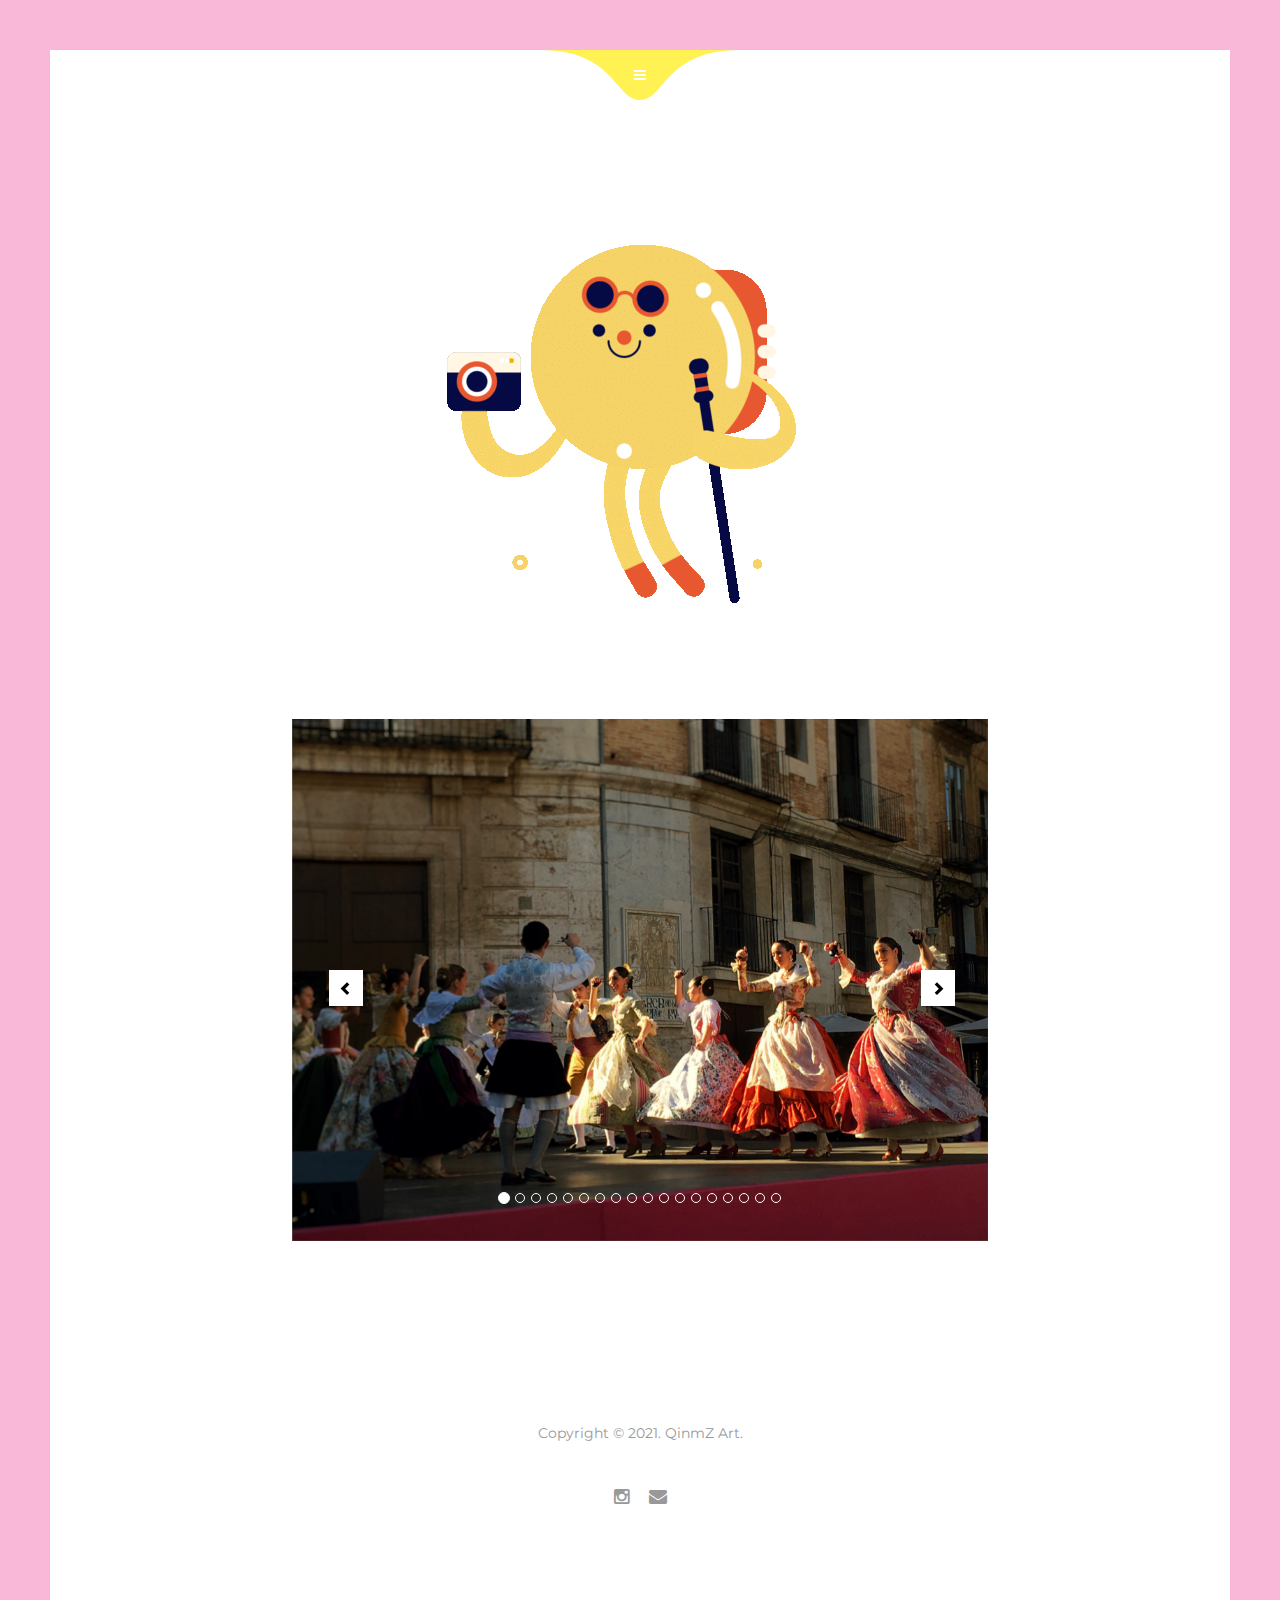
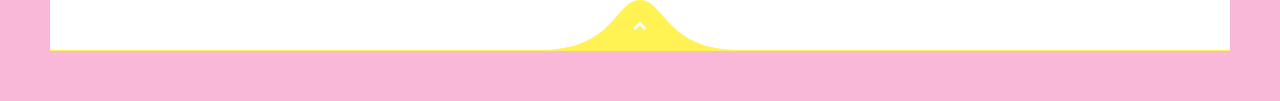
<file: html/photography.html>
<!DOCTYPE html>
<html>
<head>
	<meta charset="utf-8">
	<meta name="viewport" content="width=device-width, initial-scale=1">
	<title>Qinm.Z - Photography</title>
	<meta name="keywords" content="HTML5,CSS3,HTML,Template,Themeton" >
	<meta name="description" content="Versaille - HTML Template">
	<meta name="author" content="Themeton">

    <!-- Favicon -->
    <link rel="shortcut icon" type="image/x-icon" href="images/tinylogo.jpg"/>

	<!-- Fonts -->
	<link href='http://fonts.googleapis.com/css?family=Montserrat:400,700|Open+Sans:400,400italic,700,300,300italic' rel='stylesheet' type='text/css'>
	
	<!-- Bootstrap -->
	<link rel="stylesheet" type="text/css" href="vendors/bootstrap/css/bootstrap.min.css">
	<link rel="stylesheet" type="text/css" href="vendors/bootstrap/css/bootstrap-theme.min.css">

	<!-- Fontawesome -->
	<link rel="stylesheet" type="text/css" href="vendors/font-awesome/css/font-awesome.min.css">

	<!-- Stylesheet -->
	<link rel="stylesheet" type="text/css" href="style.css">

</head>

<body>

	<div class="wrapper">
		
		<header id="header">
			<div class="entry-header">
				<nav>
					<ul>
						<li class="active"><a href="index.html">Home</a></li>
						<!-- <li><a href="about.html">About us</a></li> -->
						<li><a href="illustration.html">illustration</a></li>
						<li><a href="photography.html">photography</a></li>
						<li><a href="clay.html">clay</a></li>
						<li><a href="aboutme.html">about me</a></li>
					</ul>
				</nav>
			</div>

			<div class="header-close">
				<svg viewBox="0 0 100 25">
					<path id="curve_close" fill="#B4E3F2" d="M100, 25 C62.5, 25, 62.5, 25, 50, 25 S37.5, 25, 25, 25"
							data-start-d="M100, 25 C62.5, 25, 62.5, 25, 50, 25 S37.5, 25, 25, 25"
							data-end-d="M100, 25 C62.5, 25, 62.5, 0,  50, 0  S37.5, 25, 0,  25"/>
				</svg>
				<a href="javascript:;" id="menu-close"><i class="fa fa-close"></i></a>
			</div>


			<div class="header-tool">
				<div class="entry-tool">

					<svg viewBox="0 0 100 25">
						<path id="curve_open" fill="#B2E2F2" d="M0, 0 C37.5, 0, 37.5, 25, 50, 25 S62.5, 0, 100, 0"
							data-start-d="M0, 0 C37.5, 0, 37.5, 25, 50, 25 S62.5, 0, 100, 0"
							data-end-d="M0, 0 C37.5, 0, 37.5, 0, 50, 0 S62.5, 0, 100, 0" />
					</svg>


					<a href="javascript:;" id="menu-handler"><i class="fa fa-bars"></i></a>
				</div>
			</div>
		</header>




		<div class="section-header">
			<div class="container">
				<div class="row">
					<div class="col-sm-12">
						<div class="entry-sh">
							
							<!-- <a href="index.html" class="logo"> -->
                                <img src="images/photo header.gif">
                                <!-- <span>Vers</span>aille<span>.</span></a>

							<div class="search">
								<a href="javascript:;"><i class="fa fa-search"></i></a>
								<form>
									<input type="text" name="s" class="input-search" placeholder="Type and hit enter">
									<input type="submit" class="submit">
								</form>
							</div>

							<ul class="right-nav">
								<li>
									<a href="javascript:;">En <i class="fa fa-caret-down"></i></a>
									<ul>
										<li><a href="javascript:;">En <span>English</span></a></li>
										<li><a href="javascript:;">Mn <span>Mongolian</span></a></li>
										<li><a href="javascript:;">Ru <span>Russian</span></a></li>
									</ul> -->
								</li>
							</ul>

						</div>
					</div>
				</div>
			</div>
		</div>





		<!-- <div class="section-header">
			<div class="container">
				<div class="row">
					<div class="col-sm-12">
						<div class="entry-sh"> -->
							
							<!-- <a href="index.html" class="logo"> -->
								<!-- <span>Vers</span>aille<span>.</span></a>

							<div class="search">
								<a href="javascript:;"><i class="fa fa-search"></i></a>
								<form>
									<input type="text" name="s" class="input-search" placeholder="Type and hit enter">
									<input type="submit" class="submit">
								</form>
							</div>

							<ul class="right-nav">
								<li>
									<a href="javascript:;">En <i class="fa fa-caret-down"></i></a>
									<ul>
										<li><a href="javascript:;">En <span>English</span></a></li>
										<li><a href="javascript:;">Mn <span>Mongolian</span></a></li>
										<li><a href="javascript:;">Ru <span>Russian</span></a></li>
									</ul> -->
								<!-- </li>
							</ul>

						</div>
					</div>
				</div>
			</div>
		</div> -->

		
	<section class="section-content single-folio">
		
		<div class="container">
			
			<div class="row">
				<div class="col-sm-8 col-sm-offset-2">

					<div id="carousel-example-generic" class="carousel slide" data-ride="carousel">
					  <!-- Indicators -->
					  <ol class="carousel-indicators">
					    <li data-target="#carousel-example-generic" data-slide-to="0" class="active"></li>
					    <li data-target="#carousel-example-generic" data-slide-to="1"></li>
					    <li data-target="#carousel-example-generic" data-slide-to="2"></li>
					    <li data-target="#carousel-example-generic" data-slide-to="3"></li>
					    <li data-target="#carousel-example-generic" data-slide-to="4"></li>
					    <li data-target="#carousel-example-generic" data-slide-to="5"></li>
					    <li data-target="#carousel-example-generic" data-slide-to="6"></li>
					    <li data-target="#carousel-example-generic" data-slide-to="7"></li>
					    <li data-target="#carousel-example-generic" data-slide-to="8"></li>
					    <li data-target="#carousel-example-generic" data-slide-to="9"></li>
					    <li data-target="#carousel-example-generic" data-slide-to="10"></li>
					    <li data-target="#carousel-example-generic" data-slide-to="11"></li>
					    <li data-target="#carousel-example-generic" data-slide-to="12"></li>
					    <li data-target="#carousel-example-generic" data-slide-to="13"></li>
					    <li data-target="#carousel-example-generic" data-slide-to="14"></li>
					    <li data-target="#carousel-example-generic" data-slide-to="15"></li>
					    <li data-target="#carousel-example-generic" data-slide-to="16"></li>
					    <li data-target="#carousel-example-generic" data-slide-to="17"></li>


					  </ol>

					  <!-- Wrapper for slides -->
					  <div class="carousel-inner" role="listbox">
					    
					    <div class="item active">
					    	<img alt="Image" src="images/photo/valencia.jpg">
					    </div>
					    
					    <div class="item">
					    	<img alt="Image" src="images/photo/cuenca.jpg">
					    </div>
					    <div class="item">
					    	<img alt="Image" src="images/photo/faro3.jpg">
					    </div>
					    <div class="item">
					    	<img alt="Image" src="images/photo/cats.jpg">
					    </div>
					    <div class="item">
					    	<img alt="Image" src="images/photo/sicilia.jpg">
					    </div>
					    <div class="item">
					    	<img alt="Image" src="images/photo/kotor.jpg">
					    </div>
					    <div class="item">
					    	<img alt="Image" src="images/photo/rotterdam.jpg">
					    </div>
					    <div class="item">
					    	<img alt="Image" src="images/photo/desert2.jpg">
					    </div>
					    <div class="item">
					    	<img alt="Image" src="images/photo/faro1.jpg">
					    </div>
					    <div class="item">
					    	<img alt="Image" src="images/photo/granada.jpg">
					    </div>
					    <div class="item">
					    	<img alt="Image" src="images/photo/faro2.jpg">
					    </div>
					    <div class="item">
					    	<img alt="Image" src="images/photo/desert1.jpg">
					    </div>
					    <div class="item">
					    	<img alt="Image" src="images/photo/cat.jpg">
					    </div>
					    <div class="item">
					    	<img alt="Image" src="images/photo/prague.jpg">
					    </div>
					    <div class="item">
					    	<img alt="Image" src="images/photo/portugal.jpg">
					    </div>
					    <div class="item">
					    	<img alt="Image" src="images/photo/peacock.jpg">
					    </div>
					    <div class="item">
					    	<img alt="Image" src="images/photo/keukenhof.jpg">
					    </div>

					  </div>

					  <!-- Controls -->
					  <a class="left carousel-control" href="#carousel-example-generic" role="button" data-slide="prev">
					    <span class="glyphicon glyphicon-chevron-left" aria-hidden="true"></span>
					    <span class="sr-only">Previous</span>
					  </a>
					  <a class="right carousel-control" href="#carousel-example-generic" role="button" data-slide="next">
					    <span class="glyphicon glyphicon-chevron-right" aria-hidden="true"></span>
					    <span class="sr-only">Next</span>
					  </a>
					</div>

					<div class="row pv5">
						<div class="col-md-8 col-sm-8 col-xs-12">
							
							<!-- <h2 class="title">AWESOME ABSTRACT ARCHITECTURE</h2>
							<p>
								Lorem ipsum dolor sit amet, consectetur adipiscing elit. Vestibulum dignissim orci mauris, eget pulvinar enim aliquam nec. Mauris facilisis egestas nisl a blandit. In vulputate urna augue, id finibus turpis eleifend placerat. Ut ac porttitor metus. Nulla id libero eget ex fermentum tristique. Donec a massa et eros tristique condimentum at eget mauris.
							</p> -->
						</div>
						<div class="col-sm-4 col-sm-4 col-xs-12">
							
							<!-- <ul class="folio-desc">
								<li>
									<em>Author</em> Chris Hemsworth
								</li>
								<li>
									<em>Date & Time</em> Micheal Xstudio
								</li>
								<li>
									<em>Category</em> <a href="javascript:;">Product Design</a>, <a href="javascript:;">Photography</a>, <a href="javascript:;">Lifestyle</a>,
								</li>
							</ul> -->

						</div>
					</div>

				</div>
			</div>

			<div class="row">
				<div class="col-sm-12 text-center">
					<div class="folio-nav">
						<!-- <a href="javascript:;" class="nav-prev" data-toggle="tooltip" data-placement="top" title="Prev"><i class="fa fa-chevron-left"></i></a> -->
						<!-- <a href="javascript:;" class="nav-home" data-toggle="tooltip" data-placement="top" title="Go to portfolio"><i class="fa fa-th-large"></i></a> -->
						<!-- <a href="javascript:;" class="nav-next" data-toggle="tooltip" data-placement="top" title="Next"><i class="fa fa-chevron-right"></i></a> -->
					</div>
				</div>
			</div>

		</div>

	</section>

		
		<footer id="footer" class="border-top">
			
			<div class="container">
				<div class="row">
					<div class="col-sm-12">

						<p>Copyright © 2021. QinmZ Art.</p>

						<div class="socials">
							<!-- <a href="javascript:;"><i class="fa fa-facebook"></i></a>
							<a href="javascript:;"><i class="fa fa-twitter"></i></a>
							<a href="javascript:;"><i class="fa fa-pinterest"></i></a> -->
							<a href="javascript:onclick();"><i class="fa fa-instagram"></i></a>
							<a href="javascript:sendEmail();"><i class="fa fa-envelope"></i></a>
						</div>
					</div>
				</div>
			</div>

			<div class="scroll-top">
				<svg version="1.1" xmlns="http://www.w3.org/2000/svg" xmlns:xlink="http://www.w3.org/1999/xlink"
					 viewBox="0 0 100 25" enable-background="new 0 0 100 25" xml:space="preserve">
					<path fill="#B4E3F2" d="M100, 25 C62.5, 25, 62.5, 0,  50, 0  S37.5, 25, 0,  25"/>
				</svg>
				<a href="javascript:;"><i class="fa fa-chevron-up"></i></a>
			</div>

		</footer>
		
	</div>


	<!-- Include jQuery and Scripts -->
	<script type="text/javascript">
        function onclick() {
      location.href = "https://www.instagram.com/qinm.z/";

         }
// 
</script>
    <script type="text/javascript">
        function sendEmail() {
      window.open('mailto:qinmzworks@gmail.com?subject=subject&body=body');

         }
          </script>

	<script type="text/javascript" src="js/jquery.min.js"></script>
	<script type="text/javascript" src="vendors/bootstrap/js/bootstrap.min.js"></script>
	<script type="text/javascript" src="vendors/gsap/TweenMax.min.js"></script>
	<script type="text/javascript" src="vendors/jquery.waypoints.min.js"></script>
	<script type="text/javascript" src="vendors/isotope.pkgd.min.js"></script>
	<script type="text/javascript" src="js/scripts.js"></script>


</body>
</html>
</file>
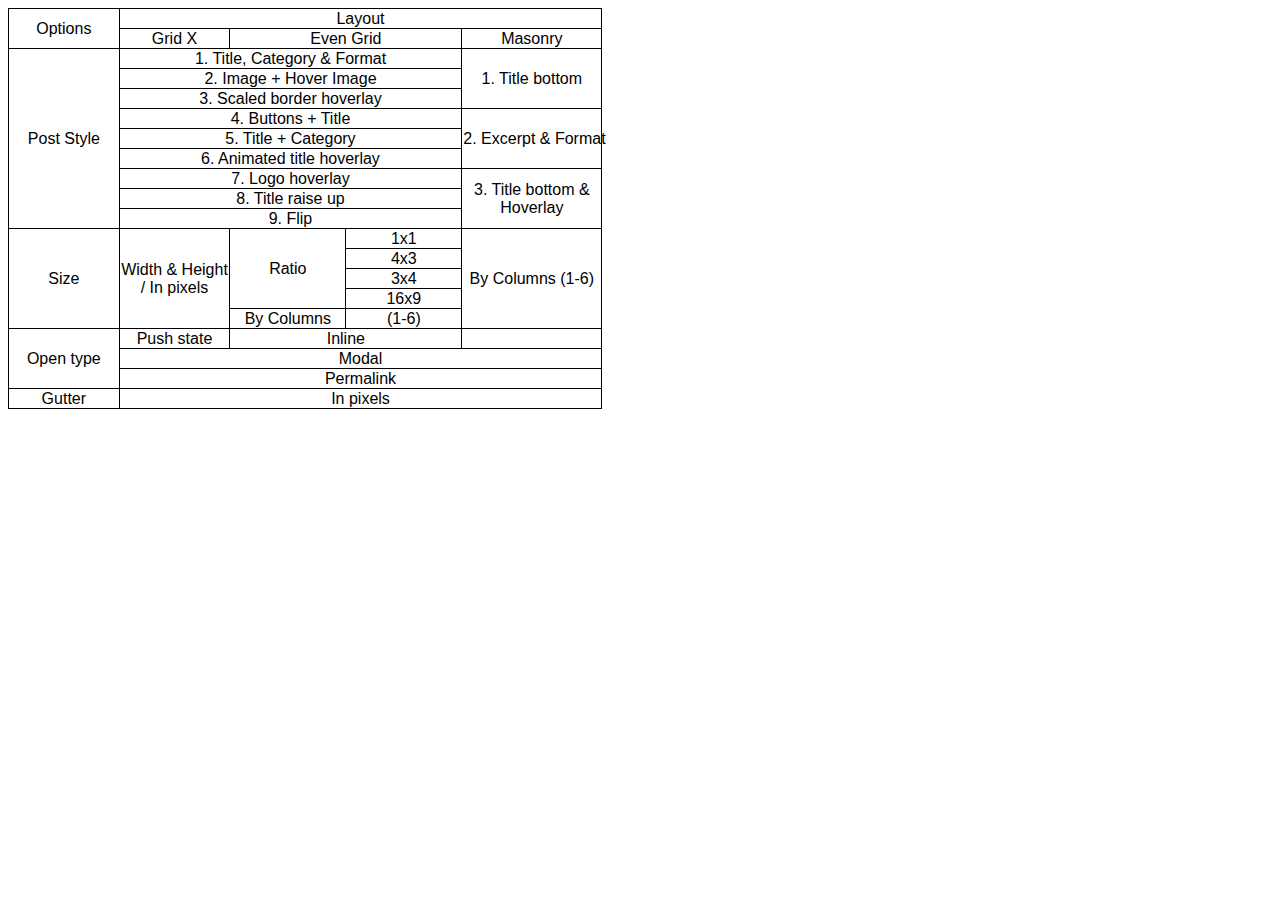
<file: doc/doc/Table.htm>
<html>

<head>
<meta http-equiv=Content-Type content="text/html; charset=macintosh">
<meta name=ProgId content=Excel.Sheet>
<meta name=Generator content="Microsoft Excel 14">
<link rel=File-List href="Table_files/filelist.xml">
<style>
<!--table
	{mso-displayed-decimal-separator:"\.";
	mso-displayed-thousand-separator:"\,";}
@page
	{margin:1.0in .75in 1.0in .75in;
	mso-header-margin:.5in;
	mso-footer-margin:.5in;}
.style0
	{mso-number-format:General;
	text-align:general;
	vertical-align:bottom;
	white-space:nowrap;
	mso-rotate:0;
	mso-background-source:auto;
	mso-pattern:auto;
	color:black;
	font-size:12.0pt;
	font-weight:400;
	font-style:normal;
	text-decoration:none;
	font-family:Calibri, sans-serif;
	mso-font-charset:0;
	border:none;
	mso-protection:locked visible;
	mso-style-name:Normal;
	mso-style-id:0;}
td
	{mso-style-parent:style0;
	padding-top:1px;
	padding-right:1px;
	padding-left:1px;
	mso-ignore:padding;
	color:black;
	font-size:12.0pt;
	font-weight:400;
	font-style:normal;
	text-decoration:none;
	font-family:Calibri, sans-serif;
	mso-font-charset:0;
	mso-number-format:General;
	text-align:general;
	vertical-align:bottom;
	border:none;
	mso-background-source:auto;
	mso-pattern:auto;
	mso-protection:locked visible;
	white-space:nowrap;
	mso-rotate:0;}
.xl65
	{mso-style-parent:style0;
	text-align:center;
	border:.5pt solid windowtext;}
.xl66
	{mso-style-parent:style0;
	text-align:center;
	vertical-align:middle;
	border:.5pt solid windowtext;}
.xl67
	{mso-style-parent:style0;
	text-align:center;
	vertical-align:middle;
	border:.5pt solid windowtext;
	white-space:normal;}
-->
</style>
</head>

<body link=blue vlink=purple>

<table border=0 cellpadding=0 cellspacing=0 width=445 style='border-collapse:
 collapse;table-layout:fixed;width:445pt'>
 <col width=83 span=2 style='mso-width-source:userset;mso-width-alt:3541;
 width:83pt'>
 <col width=87 span=2 style='mso-width-source:userset;mso-width-alt:3712;
 width:87pt'>
 <col width=105 style='mso-width-source:userset;mso-width-alt:4480;width:105pt'>
 <tr height=15 style='height:15.0pt'>
  <td rowspan=2 height=30 class=xl66 width=83 style='height:30.0pt;width:83pt'>Options</td>
  <td colspan=4 class=xl65 width=362 style='border-left:none;width:362pt'>Layout</td>
 </tr>
 <tr height=15 style='height:15.0pt'>
  <td height=15 class=xl66 style='height:15.0pt;border-top:none;border-left:
  none'>Grid X</td>
  <td colspan=2 class=xl66 style='border-left:none'>Even Grid</td>
  <td class=xl66 style='border-top:none;border-left:none'>Masonry</td>
 </tr>
 <tr height=15 style='height:15.0pt'>
  <td rowspan=9 height=135 class=xl66 style='height:135.0pt;border-top:none'>Post
  Style</td>
  <td colspan=3 class=xl65 style='border-left:none'>1. Title, Category &amp;
  Format</td>
  <td rowspan=3 class=xl66 style='border-top:none'>1. Title bottom</td>
 </tr>
 <tr height=15 style='height:15.0pt'>
  <td colspan=3 height=15 class=xl65 style='height:15.0pt;border-left:none'>2.
  Image + Hover Image</td>
 </tr>
 <tr height=15 style='height:15.0pt'>
  <td colspan=3 height=15 class=xl65 style='height:15.0pt;border-left:none'>3.
  Scaled border hoverlay</td>
 </tr>
 <tr height=15 style='height:15.0pt'>
  <td colspan=3 height=15 class=xl65 style='height:15.0pt;border-left:none'>4.
  Buttons + Title</td>
  <td rowspan=3 class=xl66 style='border-top:none'>2. Excerpt &amp; Format</td>
 </tr>
 <tr height=15 style='height:15.0pt'>
  <td colspan=3 height=15 class=xl65 style='height:15.0pt;border-left:none'>5.
  Title + Category</td>
 </tr>
 <tr height=15 style='height:15.0pt'>
  <td colspan=3 height=15 class=xl65 style='height:15.0pt;border-left:none'>6.
  Animated title hoverlay</td>
 </tr>
 <tr height=15 style='height:15.0pt'>
  <td colspan=3 height=15 class=xl65 style='height:15.0pt;border-left:none'>7.
  Logo hoverlay</td>
  <td rowspan=3 class=xl67 width=105 style='border-top:none;width:105pt'>3.
  Title bottom &amp; Hoverlay</td>
 </tr>
 <tr height=15 style='height:15.0pt'>
  <td colspan=3 height=15 class=xl65 style='height:15.0pt;border-left:none'>8.
  Title raise up</td>
 </tr>
 <tr height=15 style='height:15.0pt'>
  <td colspan=3 height=15 class=xl65 style='height:15.0pt;border-left:none'>9.
  Flip</td>
 </tr>
 <tr height=15 style='height:15.0pt'>
  <td rowspan=5 height=75 class=xl66 style='height:75.0pt;border-top:none'>Size</td>
  <td rowspan=5 class=xl67 width=83 style='border-top:none;width:83pt'>Width
  &amp; Height / In pixels</td>
  <td rowspan=4 class=xl66 style='border-top:none'>Ratio</td>
  <td class=xl66 style='border-top:none;border-left:none'>1x1</td>
  <td rowspan=5 class=xl66 style='border-top:none'>By Columns (1-6)</td>
 </tr>
 <tr height=15 style='height:15.0pt'>
  <td height=15 class=xl66 style='height:15.0pt;border-top:none;border-left:
  none'>4x3</td>
 </tr>
 <tr height=15 style='height:15.0pt'>
  <td height=15 class=xl66 style='height:15.0pt;border-top:none;border-left:
  none'>3x4</td>
 </tr>
 <tr height=15 style='height:15.0pt'>
  <td height=15 class=xl66 style='height:15.0pt;border-top:none;border-left:
  none'>16x9</td>
 </tr>
 <tr height=15 style='height:15.0pt'>
  <td height=15 class=xl66 style='height:15.0pt;border-top:none;border-left:
  none'>By Columns</td>
  <td class=xl66 style='border-top:none;border-left:none'>(1-6)</td>
 </tr>
 <tr height=15 style='height:15.0pt'>
  <td rowspan=3 height=45 class=xl66 style='height:45.0pt;border-top:none'>Open
  type</td>
  <td class=xl66 style='border-top:none;border-left:none'>Push state</td>
  <td colspan=2 class=xl66 style='border-left:none'>Inline</td>
  <td class=xl66 style='border-top:none;border-left:none'>&nbsp;</td>
 </tr>
 <tr height=15 style='height:15.0pt'>
  <td colspan=4 height=15 class=xl66 style='height:15.0pt;border-left:none'>Modal</td>
 </tr>
 <tr height=15 style='height:15.0pt'>
  <td colspan=4 height=15 class=xl66 style='height:15.0pt;border-left:none'>Permalink</td>
 </tr>
 <tr height=15 style='height:15.0pt'>
  <td height=15 class=xl66 style='height:15.0pt;border-top:none'>Gutter</td>
  <td colspan=4 class=xl66 style='border-left:none'>In pixels</td>
 </tr>
</table>

</body>

</html>
</file>
<file: doc/plugins/elegant-font/style.css>
@font-face {
	font-family: 'ElegantIcons';
	src:url('fonts/ElegantIcons.eot');
	src:url('fonts/ElegantIcons.eot?#iefix') format('embedded-opentype'),
		url('fonts/ElegantIcons.woff') format('woff'),
		url('fonts/ElegantIcons.ttf') format('truetype'),
		url('fonts/ElegantIcons.svg#ElegantIcons') format('svg');
	font-weight: normal;
	font-style: normal;
}

/* Use the following CSS code if you want to use data attributes for inserting your icons */
[data-icon]:before {
	font-family: 'ElegantIcons';
	content: attr(data-icon);
	speak: none;
	font-weight: normal;
	font-variant: normal;
	text-transform: none;
	line-height: 1;
	-webkit-font-smoothing: antialiased;
	-moz-osx-font-smoothing: grayscale;
}

/* Use the following CSS code if you want to have a class per icon */
/*
Instead of a list of all class selectors,
you can use the generic selector below, but it's slower:
[class*="your-class-prefix"] {
*/
.arrow_up:before, .arrow_down:before, .arrow_left:before, .arrow_right:before, .arrow_left-up:before, .arrow_right-up:before, .arrow_right-down:before, .arrow_left-down:before, .arrow-up-down:before, .arrow_up-down_alt:before, .arrow_left-right_alt:before, .arrow_left-right:before, .arrow_expand_alt2:before, .arrow_expand_alt:before, .arrow_condense:before, .arrow_expand:before, .arrow_move:before, .arrow_carrot-up:before, .arrow_carrot-down:before, .arrow_carrot-left:before, .arrow_carrot-right:before, .arrow_carrot-2up:before, .arrow_carrot-2down:before, .arrow_carrot-2left:before, .arrow_carrot-2right:before, .arrow_carrot-up_alt2:before, .arrow_carrot-down_alt2:before, .arrow_carrot-left_alt2:before, .arrow_carrot-right_alt2:before, .arrow_carrot-2up_alt2:before, .arrow_carrot-2down_alt2:before, .arrow_carrot-2left_alt2:before, .arrow_carrot-2right_alt2:before, .arrow_triangle-up:before, .arrow_triangle-down:before, .arrow_triangle-left:before, .arrow_triangle-right:before, .arrow_triangle-up_alt2:before, .arrow_triangle-down_alt2:before, .arrow_triangle-left_alt2:before, .arrow_triangle-right_alt2:before, .arrow_back:before, .icon_minus-06:before, .icon_plus:before, .icon_close:before, .icon_check:before, .icon_minus_alt2:before, .icon_plus_alt2:before, .icon_close_alt2:before, .icon_check_alt2:before, .icon_zoom-out_alt:before, .icon_zoom-in_alt:before, .icon_search:before, .icon_box-empty:before, .icon_box-selected:before, .icon_minus-box:before, .icon_plus-box:before, .icon_box-checked:before, .icon_circle-empty:before, .icon_circle-slelected:before, .icon_stop_alt2:before, .icon_stop:before, .icon_pause_alt2:before, .icon_pause:before, .icon_menu:before, .icon_menu-square_alt2:before, .icon_menu-circle_alt2:before, .icon_ul:before, .icon_ol:before, .icon_adjust-horiz:before, .icon_adjust-vert:before, .icon_document_alt:before, .icon_documents_alt:before, .icon_pencil:before, .icon_pencil-edit_alt:before, .icon_pencil-edit:before, .icon_folder-alt:before, .icon_folder-open_alt:before, .icon_folder-add_alt:before, .icon_info_alt:before, .icon_error-oct_alt:before, .icon_error-circle_alt:before, .icon_error-triangle_alt:before, .icon_question_alt2:before, .icon_question:before, .icon_comment_alt:before, .icon_chat_alt:before, .icon_vol-mute_alt:before, .icon_volume-low_alt:before, .icon_volume-high_alt:before, .icon_quotations:before, .icon_quotations_alt2:before, .icon_clock_alt:before, .icon_lock_alt:before, .icon_lock-open_alt:before, .icon_key_alt:before, .icon_cloud_alt:before, .icon_cloud-upload_alt:before, .icon_cloud-download_alt:before, .icon_image:before, .icon_images:before, .icon_lightbulb_alt:before, .icon_gift_alt:before, .icon_house_alt:before, .icon_genius:before, .icon_mobile:before, .icon_tablet:before, .icon_laptop:before, .icon_desktop:before, .icon_camera_alt:before, .icon_mail_alt:before, .icon_cone_alt:before, .icon_ribbon_alt:before, .icon_bag_alt:before, .icon_creditcard:before, .icon_cart_alt:before, .icon_paperclip:before, .icon_tag_alt:before, .icon_tags_alt:before, .icon_trash_alt:before, .icon_cursor_alt:before, .icon_mic_alt:before, .icon_compass_alt:before, .icon_pin_alt:before, .icon_pushpin_alt:before, .icon_map_alt:before, .icon_drawer_alt:before, .icon_toolbox_alt:before, .icon_book_alt:before, .icon_calendar:before, .icon_film:before, .icon_table:before, .icon_contacts_alt:before, .icon_headphones:before, .icon_lifesaver:before, .icon_piechart:before, .icon_refresh:before, .icon_link_alt:before, .icon_link:before, .icon_loading:before, .icon_blocked:before, .icon_archive_alt:before, .icon_heart_alt:before, .icon_star_alt:before, .icon_star-half_alt:before, .icon_star:before, .icon_star-half:before, .icon_tools:before, .icon_tool:before, .icon_cog:before, .icon_cogs:before, .arrow_up_alt:before, .arrow_down_alt:before, .arrow_left_alt:before, .arrow_right_alt:before, .arrow_left-up_alt:before, .arrow_right-up_alt:before, .arrow_right-down_alt:before, .arrow_left-down_alt:before, .arrow_condense_alt:before, .arrow_expand_alt3:before, .arrow_carrot_up_alt:before, .arrow_carrot-down_alt:before, .arrow_carrot-left_alt:before, .arrow_carrot-right_alt:before, .arrow_carrot-2up_alt:before, .arrow_carrot-2dwnn_alt:before, .arrow_carrot-2left_alt:before, .arrow_carrot-2right_alt:before, .arrow_triangle-up_alt:before, .arrow_triangle-down_alt:before, .arrow_triangle-left_alt:before, .arrow_triangle-right_alt:before, .icon_minus_alt:before, .icon_plus_alt:before, .icon_close_alt:before, .icon_check_alt:before, .icon_zoom-out:before, .icon_zoom-in:before, .icon_stop_alt:before, .icon_menu-square_alt:before, .icon_menu-circle_alt:before, .icon_document:before, .icon_documents:before, .icon_pencil_alt:before, .icon_folder:before, .icon_folder-open:before, .icon_folder-add:before, .icon_folder_upload:before, .icon_folder_download:before, .icon_info:before, .icon_error-circle:before, .icon_error-oct:before, .icon_error-triangle:before, .icon_question_alt:before, .icon_comment:before, .icon_chat:before, .icon_vol-mute:before, .icon_volume-low:before, .icon_volume-high:before, .icon_quotations_alt:before, .icon_clock:before, .icon_lock:before, .icon_lock-open:before, .icon_key:before, .icon_cloud:before, .icon_cloud-upload:before, .icon_cloud-download:before, .icon_lightbulb:before, .icon_gift:before, .icon_house:before, .icon_camera:before, .icon_mail:before, .icon_cone:before, .icon_ribbon:before, .icon_bag:before, .icon_cart:before, .icon_tag:before, .icon_tags:before, .icon_trash:before, .icon_cursor:before, .icon_mic:before, .icon_compass:before, .icon_pin:before, .icon_pushpin:before, .icon_map:before, .icon_drawer:before, .icon_toolbox:before, .icon_book:before, .icon_contacts:before, .icon_archive:before, .icon_heart:before, .icon_profile:before, .icon_group:before, .icon_grid-2x2:before, .icon_grid-3x3:before, .icon_music:before, .icon_pause_alt:before, .icon_phone:before, .icon_upload:before, .icon_download:before, .social_facebook:before, .social_twitter:before, .social_pinterest:before, .social_googleplus:before, .social_tumblr:before, .social_tumbleupon:before, .social_wordpress:before, .social_instagram:before, .social_dribbble:before, .social_vimeo:before, .social_linkedin:before, .social_rss:before, .social_deviantart:before, .social_share:before, .social_myspace:before, .social_skype:before, .social_youtube:before, .social_picassa:before, .social_googledrive:before, .social_flickr:before, .social_blogger:before, .social_spotify:before, .social_delicious:before, .social_facebook_circle:before, .social_twitter_circle:before, .social_pinterest_circle:before, .social_googleplus_circle:before, .social_tumblr_circle:before, .social_stumbleupon_circle:before, .social_wordpress_circle:before, .social_instagram_circle:before, .social_dribbble_circle:before, .social_vimeo_circle:before, .social_linkedin_circle:before, .social_rss_circle:before, .social_deviantart_circle:before, .social_share_circle:before, .social_myspace_circle:before, .social_skype_circle:before, .social_youtube_circle:before, .social_picassa_circle:before, .social_googledrive_alt2:before, .social_flickr_circle:before, .social_blogger_circle:before, .social_spotify_circle:before, .social_delicious_circle:before, .social_facebook_square:before, .social_twitter_square:before, .social_pinterest_square:before, .social_googleplus_square:before, .social_tumblr_square:before, .social_stumbleupon_square:before, .social_wordpress_square:before, .social_instagram_square:before, .social_dribbble_square:before, .social_vimeo_square:before, .social_linkedin_square:before, .social_rss_square:before, .social_deviantart_square:before, .social_share_square:before, .social_myspace_square:before, .social_skype_square:before, .social_youtube_square:before, .social_picassa_square:before, .social_googledrive_square:before, .social_flickr_square:before, .social_blogger_square:before, .social_spotify_square:before, .social_delicious_square:before, .icon_printer:before, .icon_calulator:before, .icon_building:before, .icon_floppy:before, .icon_drive:before, .icon_search-2:before, .icon_id:before, .icon_id-2:before, .icon_puzzle:before, .icon_like:before, .icon_dislike:before, .icon_mug:before, .icon_currency:before, .icon_wallet:before, .icon_pens:before, .icon_easel:before, .icon_flowchart:before, .icon_datareport:before, .icon_briefcase:before, .icon_shield:before, .icon_percent:before, .icon_globe:before, .icon_globe-2:before, .icon_target:before, .icon_hourglass:before, .icon_balance:before, .icon_rook:before, .icon_printer-alt:before, .icon_calculator_alt:before, .icon_building_alt:before, .icon_floppy_alt:before, .icon_drive_alt:before, .icon_search_alt:before, .icon_id_alt:before, .icon_id-2_alt:before, .icon_puzzle_alt:before, .icon_like_alt:before, .icon_dislike_alt:before, .icon_mug_alt:before, .icon_currency_alt:before, .icon_wallet_alt:before, .icon_pens_alt:before, .icon_easel_alt:before, .icon_flowchart_alt:before, .icon_datareport_alt:before, .icon_briefcase_alt:before, .icon_shield_alt:before, .icon_percent_alt:before, .icon_globe_alt:before, .icon_clipboard:before{
	font-family: 'ElegantIcons';
	speak: none;
	font-style: normal;
	font-weight: normal;
	font-variant: normal;
	text-transform: none;
	line-height: 1;
	-webkit-font-smoothing: antialiased;
}
.arrow_up:before {
	content: "\21";
}
.arrow_down:before {
	content: "\22";
}
.arrow_left:before {
	content: "\23";
}
.arrow_right:before {
	content: "\24";
}
.arrow_left-up:before {
	content: "\25";
}
.arrow_right-up:before {
	content: "\26";
}
.arrow_right-down:before {
	content: "\27";
}
.arrow_left-down:before {
	content: "\28";
}
.arrow-up-down:before {
	content: "\29";
}
.arrow_up-down_alt:before {
	content: "\2a";
}
.arrow_left-right_alt:before {
	content: "\2b";
}
.arrow_left-right:before {
	content: "\2c";
}
.arrow_expand_alt2:before {
	content: "\2d";
}
.arrow_expand_alt:before {
	content: "\2e";
}
.arrow_condense:before {
	content: "\2f";
}
.arrow_expand:before {
	content: "\30";
}
.arrow_move:before {
	content: "\31";
}
.arrow_carrot-up:before {
	content: "\32";
}
.arrow_carrot-down:before {
	content: "\33";
}
.arrow_carrot-left:before {
	content: "\34";
}
.arrow_carrot-right:before {
	content: "\35";
}
.arrow_carrot-2up:before {
	content: "\36";
}
.arrow_carrot-2down:before {
	content: "\37";
}
.arrow_carrot-2left:before {
	content: "\38";
}
.arrow_carrot-2right:before {
	content: "\39";
}
.arrow_carrot-up_alt2:before {
	content: "\3a";
}
.arrow_carrot-down_alt2:before {
	content: "\3b";
}
.arrow_carrot-left_alt2:before {
	content: "\3c";
}
.arrow_carrot-right_alt2:before {
	content: "\3d";
}
.arrow_carrot-2up_alt2:before {
	content: "\3e";
}
.arrow_carrot-2down_alt2:before {
	content: "\3f";
}
.arrow_carrot-2left_alt2:before {
	content: "\40";
}
.arrow_carrot-2right_alt2:before {
	content: "\41";
}
.arrow_triangle-up:before {
	content: "\42";
}
.arrow_triangle-down:before {
	content: "\43";
}
.arrow_triangle-left:before {
	content: "\44";
}
.arrow_triangle-right:before {
	content: "\45";
}
.arrow_triangle-up_alt2:before {
	content: "\46";
}
.arrow_triangle-down_alt2:before {
	content: "\47";
}
.arrow_triangle-left_alt2:before {
	content: "\48";
}
.arrow_triangle-right_alt2:before {
	content: "\49";
}
.arrow_back:before {
	content: "\4a";
}
.icon_minus-06:before {
	content: "\4b";
}
.icon_plus:before {
	content: "\4c";
}
.icon_close:before {
	content: "\4d";
}
.icon_check:before {
	content: "\4e";
}
.icon_minus_alt2:before {
	content: "\4f";
}
.icon_plus_alt2:before {
	content: "\50";
}
.icon_close_alt2:before {
	content: "\51";
}
.icon_check_alt2:before {
	content: "\52";
}
.icon_zoom-out_alt:before {
	content: "\53";
}
.icon_zoom-in_alt:before {
	content: "\54";
}
.icon_search:before {
	content: "\55";
}
.icon_box-empty:before {
	content: "\56";
}
.icon_box-selected:before {
	content: "\57";
}
.icon_minus-box:before {
	content: "\58";
}
.icon_plus-box:before {
	content: "\59";
}
.icon_box-checked:before {
	content: "\5a";
}
.icon_circle-empty:before {
	content: "\5b";
}
.icon_circle-slelected:before {
	content: "\5c";
}
.icon_stop_alt2:before {
	content: "\5d";
}
.icon_stop:before {
	content: "\5e";
}
.icon_pause_alt2:before {
	content: "\5f";
}
.icon_pause:before {
	content: "\60";
}
.icon_menu:before {
	content: "\61";
}
.icon_menu-square_alt2:before {
	content: "\62";
}
.icon_menu-circle_alt2:before {
	content: "\63";
}
.icon_ul:before {
	content: "\64";
}
.icon_ol:before {
	content: "\65";
}
.icon_adjust-horiz:before {
	content: "\66";
}
.icon_adjust-vert:before {
	content: "\67";
}
.icon_document_alt:before {
	content: "\68";
}
.icon_documents_alt:before {
	content: "\69";
}
.icon_pencil:before {
	content: "\6a";
}
.icon_pencil-edit_alt:before {
	content: "\6b";
}
.icon_pencil-edit:before {
	content: "\6c";
}
.icon_folder-alt:before {
	content: "\6d";
}
.icon_folder-open_alt:before {
	content: "\6e";
}
.icon_folder-add_alt:before {
	content: "\6f";
}
.icon_info_alt:before {
	content: "\70";
}
.icon_error-oct_alt:before {
	content: "\71";
}
.icon_error-circle_alt:before {
	content: "\72";
}
.icon_error-triangle_alt:before {
	content: "\73";
}
.icon_question_alt2:before {
	content: "\74";
}
.icon_question:before {
	content: "\75";
}
.icon_comment_alt:before {
	content: "\76";
}
.icon_chat_alt:before {
	content: "\77";
}
.icon_vol-mute_alt:before {
	content: "\78";
}
.icon_volume-low_alt:before {
	content: "\79";
}
.icon_volume-high_alt:before {
	content: "\7a";
}
.icon_quotations:before {
	content: "\7b";
}
.icon_quotations_alt2:before {
	content: "\7c";
}
.icon_clock_alt:before {
	content: "\7d";
}
.icon_lock_alt:before {
	content: "\7e";
}
.icon_lock-open_alt:before {
	content: "\e000";
}
.icon_key_alt:before {
	content: "\e001";
}
.icon_cloud_alt:before {
	content: "\e002";
}
.icon_cloud-upload_alt:before {
	content: "\e003";
}
.icon_cloud-download_alt:before {
	content: "\e004";
}
.icon_image:before {
	content: "\e005";
}
.icon_images:before {
	content: "\e006";
}
.icon_lightbulb_alt:before {
	content: "\e007";
}
.icon_gift_alt:before {
	content: "\e008";
}
.icon_house_alt:before {
	content: "\e009";
}
.icon_genius:before {
	content: "\e00a";
}
.icon_mobile:before {
	content: "\e00b";
}
.icon_tablet:before {
	content: "\e00c";
}
.icon_laptop:before {
	content: "\e00d";
}
.icon_desktop:before {
	content: "\e00e";
}
.icon_camera_alt:before {
	content: "\e00f";
}
.icon_mail_alt:before {
	content: "\e010";
}
.icon_cone_alt:before {
	content: "\e011";
}
.icon_ribbon_alt:before {
	content: "\e012";
}
.icon_bag_alt:before {
	content: "\e013";
}
.icon_creditcard:before {
	content: "\e014";
}
.icon_cart_alt:before {
	content: "\e015";
}
.icon_paperclip:before {
	content: "\e016";
}
.icon_tag_alt:before {
	content: "\e017";
}
.icon_tags_alt:before {
	content: "\e018";
}
.icon_trash_alt:before {
	content: "\e019";
}
.icon_cursor_alt:before {
	content: "\e01a";
}
.icon_mic_alt:before {
	content: "\e01b";
}
.icon_compass_alt:before {
	content: "\e01c";
}
.icon_pin_alt:before {
	content: "\e01d";
}
.icon_pushpin_alt:before {
	content: "\e01e";
}
.icon_map_alt:before {
	content: "\e01f";
}
.icon_drawer_alt:before {
	content: "\e020";
}
.icon_toolbox_alt:before {
	content: "\e021";
}
.icon_book_alt:before {
	content: "\e022";
}
.icon_calendar:before {
	content: "\e023";
}
.icon_film:before {
	content: "\e024";
}
.icon_table:before {
	content: "\e025";
}
.icon_contacts_alt:before {
	content: "\e026";
}
.icon_headphones:before {
	content: "\e027";
}
.icon_lifesaver:before {
	content: "\e028";
}
.icon_piechart:before {
	content: "\e029";
}
.icon_refresh:before {
	content: "\e02a";
}
.icon_link_alt:before {
	content: "\e02b";
}
.icon_link:before {
	content: "\e02c";
}
.icon_loading:before {
	content: "\e02d";
}
.icon_blocked:before {
	content: "\e02e";
}
.icon_archive_alt:before {
	content: "\e02f";
}
.icon_heart_alt:before {
	content: "\e030";
}
.icon_star_alt:before {
	content: "\e031";
}
.icon_star-half_alt:before {
	content: "\e032";
}
.icon_star:before {
	content: "\e033";
}
.icon_star-half:before {
	content: "\e034";
}
.icon_tools:before {
	content: "\e035";
}
.icon_tool:before {
	content: "\e036";
}
.icon_cog:before {
	content: "\e037";
}
.icon_cogs:before {
	content: "\e038";
}
.arrow_up_alt:before {
	content: "\e039";
}
.arrow_down_alt:before {
	content: "\e03a";
}
.arrow_left_alt:before {
	content: "\e03b";
}
.arrow_right_alt:before {
	content: "\e03c";
}
.arrow_left-up_alt:before {
	content: "\e03d";
}
.arrow_right-up_alt:before {
	content: "\e03e";
}
.arrow_right-down_alt:before {
	content: "\e03f";
}
.arrow_left-down_alt:before {
	content: "\e040";
}
.arrow_condense_alt:before {
	content: "\e041";
}
.arrow_expand_alt3:before {
	content: "\e042";
}
.arrow_carrot_up_alt:before {
	content: "\e043";
}
.arrow_carrot-down_alt:before {
	content: "\e044";
}
.arrow_carrot-left_alt:before {
	content: "\e045";
}
.arrow_carrot-right_alt:before {
	content: "\e046";
}
.arrow_carrot-2up_alt:before {
	content: "\e047";
}
.arrow_carrot-2dwnn_alt:before {
	content: "\e048";
}
.arrow_carrot-2left_alt:before {
	content: "\e049";
}
.arrow_carrot-2right_alt:before {
	content: "\e04a";
}
.arrow_triangle-up_alt:before {
	content: "\e04b";
}
.arrow_triangle-down_alt:before {
	content: "\e04c";
}
.arrow_triangle-left_alt:before {
	content: "\e04d";
}
.arrow_triangle-right_alt:before {
	content: "\e04e";
}
.icon_minus_alt:before {
	content: "\e04f";
}
.icon_plus_alt:before {
	content: "\e050";
}
.icon_close_alt:before {
	content: "\e051";
}
.icon_check_alt:before {
	content: "\e052";
}
.icon_zoom-out:before {
	content: "\e053";
}
.icon_zoom-in:before {
	content: "\e054";
}
.icon_stop_alt:before {
	content: "\e055";
}
.icon_menu-square_alt:before {
	content: "\e056";
}
.icon_menu-circle_alt:before {
	content: "\e057";
}
.icon_document:before {
	content: "\e058";
}
.icon_documents:before {
	content: "\e059";
}
.icon_pencil_alt:before {
	content: "\e05a";
}
.icon_folder:before {
	content: "\e05b";
}
.icon_folder-open:before {
	content: "\e05c";
}
.icon_folder-add:before {
	content: "\e05d";
}
.icon_folder_upload:before {
	content: "\e05e";
}
.icon_folder_download:before {
	content: "\e05f";
}
.icon_info:before {
	content: "\e060";
}
.icon_error-circle:before {
	content: "\e061";
}
.icon_error-oct:before {
	content: "\e062";
}
.icon_error-triangle:before {
	content: "\e063";
}
.icon_question_alt:before {
	content: "\e064";
}
.icon_comment:before {
	content: "\e065";
}
.icon_chat:before {
	content: "\e066";
}
.icon_vol-mute:before {
	content: "\e067";
}
.icon_volume-low:before {
	content: "\e068";
}
.icon_volume-high:before {
	content: "\e069";
}
.icon_quotations_alt:before {
	content: "\e06a";
}
.icon_clock:before {
	content: "\e06b";
}
.icon_lock:before {
	content: "\e06c";
}
.icon_lock-open:before {
	content: "\e06d";
}
.icon_key:before {
	content: "\e06e";
}
.icon_cloud:before {
	content: "\e06f";
}
.icon_cloud-upload:before {
	content: "\e070";
}
.icon_cloud-download:before {
	content: "\e071";
}
.icon_lightbulb:before {
	content: "\e072";
}
.icon_gift:before {
	content: "\e073";
}
.icon_house:before {
	content: "\e074";
}
.icon_camera:before {
	content: "\e075";
}
.icon_mail:before {
	content: "\e076";
}
.icon_cone:before {
	content: "\e077";
}
.icon_ribbon:before {
	content: "\e078";
}
.icon_bag:before {
	content: "\e079";
}
.icon_cart:before {
	content: "\e07a";
}
.icon_tag:before {
	content: "\e07b";
}
.icon_tags:before {
	content: "\e07c";
}
.icon_trash:before {
	content: "\e07d";
}
.icon_cursor:before {
	content: "\e07e";
}
.icon_mic:before {
	content: "\e07f";
}
.icon_compass:before {
	content: "\e080";
}
.icon_pin:before {
	content: "\e081";
}
.icon_pushpin:before {
	content: "\e082";
}
.icon_map:before {
	content: "\e083";
}
.icon_drawer:before {
	content: "\e084";
}
.icon_toolbox:before {
	content: "\e085";
}
.icon_book:before {
	content: "\e086";
}
.icon_contacts:before {
	content: "\e087";
}
.icon_archive:before {
	content: "\e088";
}
.icon_heart:before {
	content: "\e089";
}
.icon_profile:before {
	content: "\e08a";
}
.icon_group:before {
	content: "\e08b";
}
.icon_grid-2x2:before {
	content: "\e08c";
}
.icon_grid-3x3:before {
	content: "\e08d";
}
.icon_music:before {
	content: "\e08e";
}
.icon_pause_alt:before {
	content: "\e08f";
}
.icon_phone:before {
	content: "\e090";
}
.icon_upload:before {
	content: "\e091";
}
.icon_download:before {
	content: "\e092";
}
.social_facebook:before {
	content: "\e093";
}
.social_twitter:before {
	content: "\e094";
}
.social_pinterest:before {
	content: "\e095";
}
.social_googleplus:before {
	content: "\e096";
}
.social_tumblr:before {
	content: "\e097";
}
.social_tumbleupon:before {
	content: "\e098";
}
.social_wordpress:before {
	content: "\e099";
}
.social_instagram:before {
	content: "\e09a";
}
.social_dribbble:before {
	content: "\e09b";
}
.social_vimeo:before {
	content: "\e09c";
}
.social_linkedin:before {
	content: "\e09d";
}
.social_rss:before {
	content: "\e09e";
}
.social_deviantart:before {
	content: "\e09f";
}
.social_share:before {
	content: "\e0a0";
}
.social_myspace:before {
	content: "\e0a1";
}
.social_skype:before {
	content: "\e0a2";
}
.social_youtube:before {
	content: "\e0a3";
}
.social_picassa:before {
	content: "\e0a4";
}
.social_googledrive:before {
	content: "\e0a5";
}
.social_flickr:before {
	content: "\e0a6";
}
.social_blogger:before {
	content: "\e0a7";
}
.social_spotify:before {
	content: "\e0a8";
}
.social_delicious:before {
	content: "\e0a9";
}
.social_facebook_circle:before {
	content: "\e0aa";
}
.social_twitter_circle:before {
	content: "\e0ab";
}
.social_pinterest_circle:before {
	content: "\e0ac";
}
.social_googleplus_circle:before {
	content: "\e0ad";
}
.social_tumblr_circle:before {
	content: "\e0ae";
}
.social_stumbleupon_circle:before {
	content: "\e0af";
}
.social_wordpress_circle:before {
	content: "\e0b0";
}
.social_instagram_circle:before {
	content: "\e0b1";
}
.social_dribbble_circle:before {
	content: "\e0b2";
}
.social_vimeo_circle:before {
	content: "\e0b3";
}
.social_linkedin_circle:before {
	content: "\e0b4";
}
.social_rss_circle:before {
	content: "\e0b5";
}
.social_deviantart_circle:before {
	content: "\e0b6";
}
.social_share_circle:before {
	content: "\e0b7";
}
.social_myspace_circle:before {
	content: "\e0b8";
}
.social_skype_circle:before {
	content: "\e0b9";
}
.social_youtube_circle:before {
	content: "\e0ba";
}
.social_picassa_circle:before {
	content: "\e0bb";
}
.social_googledrive_alt2:before {
	content: "\e0bc";
}
.social_flickr_circle:before {
	content: "\e0bd";
}
.social_blogger_circle:before {
	content: "\e0be";
}
.social_spotify_circle:before {
	content: "\e0bf";
}
.social_delicious_circle:before {
	content: "\e0c0";
}
.social_facebook_square:before {
	content: "\e0c1";
}
.social_twitter_square:before {
	content: "\e0c2";
}
.social_pinterest_square:before {
	content: "\e0c3";
}
.social_googleplus_square:before {
	content: "\e0c4";
}
.social_tumblr_square:before {
	content: "\e0c5";
}
.social_stumbleupon_square:before {
	content: "\e0c6";
}
.social_wordpress_square:before {
	content: "\e0c7";
}
.social_instagram_square:before {
	content: "\e0c8";
}
.social_dribbble_square:before {
	content: "\e0c9";
}
.social_vimeo_square:before {
	content: "\e0ca";
}
.social_linkedin_square:before {
	content: "\e0cb";
}
.social_rss_square:before {
	content: "\e0cc";
}
.social_deviantart_square:before {
	content: "\e0cd";
}
.social_share_square:before {
	content: "\e0ce";
}
.social_myspace_square:before {
	content: "\e0cf";
}
.social_skype_square:before {
	content: "\e0d0";
}
.social_youtube_square:before {
	content: "\e0d1";
}
.social_picassa_square:before {
	content: "\e0d2";
}
.social_googledrive_square:before {
	content: "\e0d3";
}
.social_flickr_square:before {
	content: "\e0d4";
}
.social_blogger_square:before {
	content: "\e0d5";
}
.social_spotify_square:before {
	content: "\e0d6";
}
.social_delicious_square:before {
	content: "\e0d7";
}
.icon_printer:before {
	content: "\e103";
}
.icon_calulator:before {
	content: "\e0ee";
}
.icon_building:before {
	content: "\e0ef";
}
.icon_floppy:before {
	content: "\e0e8";
}
.icon_drive:before {
	content: "\e0ea";
}
.icon_search-2:before {
	content: "\e101";
}
.icon_id:before {
	content: "\e107";
}
.icon_id-2:before {
	content: "\e108";
}
.icon_puzzle:before {
	content: "\e102";
}
.icon_like:before {
	content: "\e106";
}
.icon_dislike:before {
	content: "\e0eb";
}
.icon_mug:before {
	content: "\e105";
}
.icon_currency:before {
	content: "\e0ed";
}
.icon_wallet:before {
	content: "\e100";
}
.icon_pens:before {
	content: "\e104";
}
.icon_easel:before {
	content: "\e0e9";
}
.icon_flowchart:before {
	content: "\e109";
}
.icon_datareport:before {
	content: "\e0ec";
}
.icon_briefcase:before {
	content: "\e0fe";
}
.icon_shield:before {
	content: "\e0f6";
}
.icon_percent:before {
	content: "\e0fb";
}
.icon_globe:before {
	content: "\e0e2";
}
.icon_globe-2:before {
	content: "\e0e3";
}
.icon_target:before {
	content: "\e0f5";
}
.icon_hourglass:before {
	content: "\e0e1";
}
.icon_balance:before {
	content: "\e0ff";
}
.icon_rook:before {
	content: "\e0f8";
}
.icon_printer-alt:before {
	content: "\e0fa";
}
.icon_calculator_alt:before {
	content: "\e0e7";
}
.icon_building_alt:before {
	content: "\e0fd";
}
.icon_floppy_alt:before {
	content: "\e0e4";
}
.icon_drive_alt:before {
	content: "\e0e5";
}
.icon_search_alt:before {
	content: "\e0f7";
}
.icon_id_alt:before {
	content: "\e0e0";
}
.icon_id-2_alt:before {
	content: "\e0fc";
}
.icon_puzzle_alt:before {
	content: "\e0f9";
}
.icon_like_alt:before {
	content: "\e0dd";
}
.icon_dislike_alt:before {
	content: "\e0f1";
}
.icon_mug_alt:before {
	content: "\e0dc";
}
.icon_currency_alt:before {
	content: "\e0f3";
}
.icon_wallet_alt:before {
	content: "\e0d8";
}
.icon_pens_alt:before {
	content: "\e0db";
}
.icon_easel_alt:before {
	content: "\e0f0";
}
.icon_flowchart_alt:before {
	content: "\e0df";
}
.icon_datareport_alt:before {
	content: "\e0f2";
}
.icon_briefcase_alt:before {
	content: "\e0f4";
}
.icon_shield_alt:before {
	content: "\e0d9";
}
.icon_percent_alt:before {
	content: "\e0da";
}
.icon_globe_alt:before {
	content: "\e0de";
}
.icon_clipboard:before {
	content: "\e0e6";
}


	.glyph {
		float: left;
		text-align: center;
		padding: .75em;
		margin: .4em 1.5em .75em 0;
		width: 6em;
text-shadow: none;
	}
        .glyph_big {
        font-size: 128px;
        color: #59c5dc;
        float: left;
        margin-right: 20px;
        }

        .glyph div { padding-bottom: 10px;}

	.glyph input {
		font-family: consolas, monospace;
		font-size: 12px;
		width: 100%;
		text-align: center;
		border: 0;
		box-shadow: 0 0 0 1px #ccc;
		padding: .2em;
                -moz-border-radius: 5px;
                -webkit-border-radius: 5px;
	}
	.centered {
		margin-left: auto;
		margin-right: auto;
	}
	.glyph .fs1 {
		font-size: 2em;
	}
</file>
<file: html/style.css>
/*-------------------------------------------------------------------------
    
    Theme Name: Versaille
    Theme URI: http://template.themeton.com/versaille
    Author: ThemeTon
    Author URI: http://themeton.com
    Description: Blogging HTML5, CSS3 template for your creative works
    Version: 1.0

  -------------------------------------------------------------------------
 
    Table of Contents

    01. Header
    02. Helpers
    03. Elements
    04. Content
    05. Blog
    06. Comments
    07. Page
    08. Portfolio
    09. Widgets
    10. Footer
    11. Responsive
  
  -------------------------------------------------------------------------*/
@import url('https://fonts.googleapis.com/css2?family=Montserrat:wght@200;400;500;600;700&display=swap');
@import url('https://fonts.googleapis.com/css2?family=Roboto+Mono:wght@300;400;500;700&display=swap');

/* line 1, http://themeton/versaillehtml/less/style.less */
.transition {
  -webkit-transition: all 0.25s ease;
  -moz-transition: all 0.25s ease;
  transition: all 0.25s ease;
}
/* Header Style
====================================*/
/* line 1, http://themeton/versaillehtml/less/header.less */
#header {
  background: rgb(255,242,82);
background: linear-gradient(0deg, rgba(255,242,82,1) 0%, rgba(249,184,216,1) 100%); 
  position: relative;
  margin-bottom: 50px;
  min-height: 0.1px;
}
/* line 8, http://themeton/versaillehtml/less/header.less */
#header .entry-header {
  display: none;
  padding: 90px;
}
/* line 12, http://themeton/versaillehtml/less/header.less */
#header .entry-header nav {
  display: block;
  opacity: 0;
  -webkit-transition: all 0.25s ease;
  -moz-transition: all 0.25s ease;
  transition: all 0.25s ease;
  -webkit-transition-duration: 0.5s;
  -moz-transition-duration: 0.5s;
  transition-duration: 0.5s;
}
/* line 20, http://themeton/versaillehtml/less/header.less */
#header .entry-header nav ul {
  display: block;
  list-style-type: none;
  padding: 0px;
  text-align: center;
}
/* line 26, http://themeton/versaillehtml/less/header.less */
#header .entry-header nav ul li {
  display: inline-block;
  margin-left: 28px;
  margin-right: 28px;
}
/* line 31, http://themeton/versaillehtml/less/header.less */
#header .entry-header nav ul li a {
  color: #fff;
  font-family: 'Montserrat', sans-serif;
  font-weight: 500;
  font-size: 16px;
  color: rgba(255, 255, 255, 1);
  text-transform: uppercase;
  display: inline-block;
  -webkit-transition: all 0.25s ease;
  -moz-transition: all 0.25s ease;
  transition: all 0.25s ease;
}
/* line 41, http://themeton/versaillehtml/less/header.less */
#header .entry-header nav ul li ul {
  display: none;
}
/* line 47, http://themeton/versaillehtml/less/header.less */
#header .entry-header nav ul li:hover a,
#header .entry-header nav ul li.active a {
  color: #ffffff;
  text-decoration: none;
}
/* line 57, http://themeton/versaillehtml/less/header.less */
#header .entry-header.show-menu nav {
  opacity: 1;
}
/* line 64, http://themeton/versaillehtml/less/header.less */
#header .header-close {
  position: absolute;
  width: 200px;
  height: 50px;
  bottom: 0px;
  left: 50%;
  margin-left: -100px;
  display: none;
}
/* line 75, http://themeton/versaillehtml/less/header.less */
#header .header-close svg path {
  fill: #ffffff;
}
/* line 80, http://themeton/versaillehtml/less/header.less */
#header .header-close a {
  position: absolute;
  font-size: 14px;
  color: #fff252;
  display: inline-block;
  width: 40px;
  height: 40px;
  text-align: center;
  line-height: 40px;
  left: 80px;
  top: 5px;
}
/* line 95, http://themeton/versaillehtml/less/header.less */
#header .header-tool {
  display: block;
  text-align: center;
  position: absolute;
  bottom: -50px;
  left: 0px;
  width: 100%;
  height: 50px;
}
/* line 104, http://themeton/versaillehtml/less/header.less */
#header .header-tool .entry-tool {
  display: inline-block;
  width: 200px;
  position: relative;
}
/* line 111, http://themeton/versaillehtml/less/header.less */
#header .header-tool .entry-tool svg path {
  fill: #fff252;
}
/* line 120, http://themeton/versaillehtml/less/header.less */
#header .header-tool .entry-tool a {
  position: absolute;
  font-size: 14px;
  color: #fff;
  display: inline-block;
  width: 40px;
  height: 40px;
  text-align: center;
  line-height: 40px;
  left: 80px;
  top: 5px;
}
/* line 133, http://themeton/versaillehtml/less/header.less */
#header .header-tool .entry-tool + .entry-tool {
  margin-left: -100px;
}
/* line 147, http://themeton/versaillehtml/less/header.less */
.section-header {
  padding-top: 35px;
  padding-bottom: 100px;
}
/* line 151, http://themeton/versaillehtml/less/header.less */
.section-header .entry-sh {
  text-align: center;
  overflow: hidden;
}
/* line 155, http://themeton/versaillehtml/less/header.less */
.section-header .entry-sh .logo {
  font-family: 'Montserrat', sans-serif;
  font-weight: 500;
  font-size: 30px;
  color: #000000;
  text-transform: uppercase;
  line-height: 30px;
}
/* line 163, http://themeton/versaillehtml/less/header.less */
.section-header .entry-sh .logo span {
  color: #ef4416;
}
/* line 169, http://themeton/versaillehtml/less/header.less */
.section-header .entry-sh .search {
  position: absolute;
  left: 15px;
  top: 0px;
  text-align: left;
}
/* line 175, http://themeton/versaillehtml/less/header.less */
.section-header .entry-sh .search a {
  font-size: 18px;
  line-height: 30px;
  display: inline-block;
}
/* line 181, http://themeton/versaillehtml/less/header.less */
.section-header .entry-sh .search form {
  display: inline-block;
  width: 200px;
  padding-left: 20px;
  width: 0px;
  -webkit-transition: all 0.25s ease;
  -moz-transition: all 0.25s ease;
  transition: all 0.25s ease;
  -webkit-transition-duration: 0.8s;
  -moz-transition-duration: 0.8s;
  transition-duration: 0.8s;
}
/* line 191, http://themeton/versaillehtml/less/header.less */
.section-header .entry-sh .search form input {
  width: 100%;
  border: 0px;
  font-family: 'Montserrat', sans-serif;
  text-transform: none;
  letter-spacing: 0px;
  font-size: 14px;
  font-weight: normal;
  color: #999999;
  padding-top: 0px;
  padding-bottom: 0px;
}
/* line 203, http://themeton/versaillehtml/less/header.less */
.section-header .entry-sh .search form input::-webkit-input-placeholder {
  color: #999999;
}
/* line 204, http://themeton/versaillehtml/less/header.less */
.section-header .entry-sh .search form input:-moz-placeholder {
  color: #999999;
}
/* line 205, http://themeton/versaillehtml/less/header.less */
.section-header .entry-sh .search form input::-moz-placeholder {
  color: #999999;
}
/* line 206, http://themeton/versaillehtml/less/header.less */
.section-header .entry-sh .search form input:-ms-input-placeholder {
  color: #999999;
}
/* line 209, http://themeton/versaillehtml/less/header.less */
.section-header .entry-sh .search form .submit {
  display: none;
}
/* line 215, http://themeton/versaillehtml/less/header.less */
.section-header .entry-sh .search:hover a {
  color: #ef4416;
}
/* line 218, http://themeton/versaillehtml/less/header.less */
.section-header .entry-sh .search:hover form {
  width: 200px;
}
/* line 226, http://themeton/versaillehtml/less/header.less */
.section-header .entry-sh .right-nav {
  list-style-type: none;
  display: block;
  position: absolute;
  right: 15px;
  top: -5px;
  padding: 0px;
  margin: 0px;
  z-index: 20;
}
/* line 238, http://themeton/versaillehtml/less/header.less */
.section-header .entry-sh .right-nav > li > a {
  font-family: 'Montserrat', sans-serif;
  font-size: 11px;
  font-weight: normal;
  text-transform: uppercase;
  line-height: 40px;
  height: 40px;
  padding-left: 15px;
  padding-right: 15px;
  display: inline-block;
  background-color: #ffffff;
  box-shadow: 0px 1px 3px 0px rgba(0, 0, 0, 0.118);
  -webkit-transition: all 0.25s ease;
  -moz-transition: all 0.25s ease;
  transition: all 0.25s ease;
}
/* line 253, http://themeton/versaillehtml/less/header.less */
.section-header .entry-sh .right-nav > li ul {
  list-style-type: none;
  position: absolute;
  right: 0px;
  top: 40px;
  min-width: 130px;
  padding: 0px;
  text-align: left;
  padding: 10px 20px;
  background-color: #ffffff;
  box-shadow: 0px 1px 3px 0px rgba(0, 0, 0, 0.118);
  -webkit-transition: all 0.25s ease;
  -moz-transition: all 0.25s ease;
  transition: all 0.25s ease;
  transition-duration: 0.5s;
  transform: translateY(-10px);
  opacity: 0;
  display: inline-block;
}
/* line 270, http://themeton/versaillehtml/less/header.less */
.section-header .entry-sh .right-nav > li ul li {
  display: block;
}
/* line 273, http://themeton/versaillehtml/less/header.less */
.section-header .entry-sh .right-nav > li ul li a {
  display: block;
  overflow: hidden;
  font-family: 'Montserrat', sans-serif;
  font-weight: normal;
  font-size: 11px;
  text-transform: uppercase;
  color: #000000;
  -webkit-transition: all 0.25s ease;
  -moz-transition: all 0.25s ease;
  transition: all 0.25s ease;
}
/* line 283, http://themeton/versaillehtml/less/header.less */
.section-header .entry-sh .right-nav > li ul li a span {
  float: right;
  font-family: 'Montserrat', sans-serif;
  text-transform: none;
}
/* line 289, http://themeton/versaillehtml/less/header.less */
.section-header .entry-sh .right-nav > li ul li a:hover {
  color: #ef4416;
}
/* line 298, http://themeton/versaillehtml/less/header.less */
.section-header .entry-sh .right-nav > li:hover > a {
  color: #ef4416;
}
/* line 301, http://themeton/versaillehtml/less/header.less */
.section-header .entry-sh .right-nav > li:hover ul {
  transform: translateY(0px);
  opacity: 1;
}
/* Elements
====================================*/
/* Element: Heading
------------------------------------------*/
/* line 3, http://themeton/versaillehtml/less/elements.less */
.tt-el-heading {
  text-align: center;
  margin-bottom: 40px;
}
/* line 7, http://themeton/versaillehtml/less/elements.less */
.tt-el-heading h3 {
  font-size: 24px;
  font-weight: 500;
  font-family: 'Montserrat', sans-serif;
  color: #000000;
  text-transform: uppercase;
  line-height: 1em;
  margin: 0px;
}
/* line 17, http://themeton/versaillehtml/less/elements.less */
.tt-el-heading h5 {
  font-size: 14px;
  font-weight: 400;
  font-family: 'Montserrat', sans-serif;
  color: #999999;
  text-transform: uppercase;
  line-height: 1em;
  margin: 0px;
  margin-top: 25px;
}
/* line 29, http://themeton/versaillehtml/less/elements.less */
.tt-el-heading.medium h5 {
  margin-top: 15px;
}
/* Element: Chart
------------------------------------------*/
/* line 40, http://themeton/versaillehtml/less/elements.less */
.tt-el-chart {
  display: block;
  position: relative;
  margin-bottom: 20px;
}
/* line 45, http://themeton/versaillehtml/less/elements.less */
.tt-el-chart .entry-panel {
  display: block;
  text-align: center;
  border: 1px solid #eee;
  line-height: 0px;
  position: relative;
  margin-top: 160px;
}
/* line 53, http://themeton/versaillehtml/less/elements.less */
.tt-el-chart .entry-panel::before {
  content: '';
  border: 1px solid #eee;
  border-bottom: 0px;
  left: -1px;
  right: -1px;
  top: -20%;
  bottom: 100%;
  position: absolute;
}
/* line 64, http://themeton/versaillehtml/less/elements.less */
.tt-el-chart .entry-panel .entry-svg {
  display: inline-block;
  width: 35%;
  margin-bottom: -1px;
  position: relative;
  z-index: 5;
}
/* line 71, http://themeton/versaillehtml/less/elements.less */
.tt-el-chart .entry-panel .entry-svg + .entry-svg {
  margin-left: -190px;
}
/* line 75, http://themeton/versaillehtml/less/elements.less */
.tt-el-chart .entry-panel .entry-svg svg {
  display: inline-block;
  width: 100%;
}
/* line 79, http://themeton/versaillehtml/less/elements.less */
.tt-el-chart .entry-panel .entry-svg svg path {
  fill: #ef4416;
}
/* line 85, http://themeton/versaillehtml/less/elements.less */
.tt-el-chart .entry-panel .entry-svg .entry-hover {
  position: absolute;
  z-index: 20;
  left: 0px;
  right: 0px;
  margin-bottom: -15px;
  text-align: center;
  bottom: 80%;
  opacity: 0;
  visibility: hidden;
  -webkit-transition: all 0.25s ease;
  -moz-transition: all 0.25s ease;
  transition: all 0.25s ease;
  -webkit-transition-duration: 0.4s;
  -moz-transition-duration: 0.4s;
  transition-duration: 0.4s;
  -webkit-transition-delay: 0.4s;
  -moz-transition-delay: 0.4s;
  transition-delay: 0.4s;
  -webkit-transform: translateY(10px);
  -moz-transform: translateY(10px);
  transform: translateY(10px);
}
/* line 109, http://themeton/versaillehtml/less/elements.less */
.tt-el-chart .entry-panel .entry-svg .entry-hover .entry-percent {
  display: inline-block;
  width: 30px;
  height: 30px;
  border-radius: 50%;
  background-color: #fff;
  box-shadow: 0px 1px 3px 0px rgba(0, 0, 0, 0.118);
  font-family: 'Montserrat', sans-serif;
  font-size: 11px;
  font-weight: 500;
  line-height: 30px;
  text-align: center;
  cursor: pointer;
}
/* line 124, http://themeton/versaillehtml/less/elements.less */
.tt-el-chart .entry-panel .entry-svg .entry-hover .entry-label {
  position: absolute;
  top: -55px;
  left: 0px;
  right: 0px;
  text-align: center;
  -webkit-transition: all 0.25s ease;
  -moz-transition: all 0.25s ease;
  transition: all 0.25s ease;
  opacity: 0;
  visibility: hidden;
  -webkit-transform: translateY(10px);
  -moz-transform: translateY(10px);
  transform: translateY(10px);
}
/* line 137, http://themeton/versaillehtml/less/elements.less */
.tt-el-chart .entry-panel .entry-svg .entry-hover .entry-label span {
  display: inline-block;
  background-color: #232323;
  color: #fff;
  font-family: 'Montserrat', sans-serif;
  font-size: 11px;
  font-weight: 400;
  line-height: 0px;
  text-transform: uppercase;
  padding: 17px 20px;
  border-radius: 4px;
  position: relative;
}
/* line 150, http://themeton/versaillehtml/less/elements.less */
.tt-el-chart .entry-panel .entry-svg .entry-hover .entry-label span::after {
  content: '';
  width: 0;
  height: 0;
  border-style: solid;
  border-width: 10px 10px 0 10px;
  border-color: #232323 transparent transparent transparent;
  position: absolute;
  left: 50%;
  margin-left: -10px;
  bottom: -8px;
}
/* line 167, http://themeton/versaillehtml/less/elements.less */
.tt-el-chart .entry-panel .entry-svg .entry-hover:hover .entry-label {
  opacity: 1;
  visibility: visible;
  -webkit-transform: translateY(0px);
  -moz-transform: translateY(0px);
  transform: translateY(0px);
}
/* line 178, http://themeton/versaillehtml/less/elements.less */
.tt-el-chart .entry-panel .back-grid {
  position: absolute;
  border-top: 1px solid #eee;
  border-bottom: 1px solid #eee;
  top: 20%;
  left: 0%;
  bottom: 20%;
  right: 0%;
  z-index: 0;
}
/* line 188, http://themeton/versaillehtml/less/elements.less */
.tt-el-chart .entry-panel .back-grid::before {
  content: '';
  border-top: 1px solid #eee;
  border-bottom: 1px solid #eee;
  position: absolute;
  left: 0%;
  right: 0%;
  top: 33.3%;
  bottom: 33.3%;
}
/* line 208, http://themeton/versaillehtml/less/elements.less */
.tt-el-chart.showed .entry-panel .entry-svg .entry-hover {
  opacity: 1;
  visibility: visible;
  -webkit-transform: translateY(0px);
  -moz-transform: translateY(0px);
  transform: translateY(0px);
}
/* line 220, http://themeton/versaillehtml/less/elements.less */
.tt-el-chart .entry-labels {
  text-align: center;
  margin-top: 40px;
}
/* line 224, http://themeton/versaillehtml/less/elements.less */
.tt-el-chart .entry-labels .label-item {
  font-size: 14px;
  font-family: 'Montserrat', sans-serif;
  font-weight: 500;
  text-transform: uppercase;
  color: #000000;
  display: inline-block;
  margin-left: 50px;
  margin-right: 50px;
}
/* line 234, http://themeton/versaillehtml/less/elements.less */
.tt-el-chart .entry-labels .label-item i {
  display: inline-block;
  width: 10px;
  height: 10px;
  border-radius: 50%;
  margin-right: 20px;
}
/* Element: Team
------------------------------------------*/
/* line 253, http://themeton/versaillehtml/less/elements.less */
.tt-el-team {
  position: relative;
  overflow: hidden;
}
/* line 257, http://themeton/versaillehtml/less/elements.less */
.tt-el-team .entry-team {
  position: relative;
  padding: 0px;
  background-size: cover;
  background-position: center top;
  background-repeat: no-repeat;
}
/* line 264, http://themeton/versaillehtml/less/elements.less */
.tt-el-team .entry-team .sizer {
  width: 100%;
}
/* line 268, http://themeton/versaillehtml/less/elements.less */
.tt-el-team .entry-team .entry-hover {
  background-color: rgba(255, 255, 255, 0.95);
  box-shadow: 0px 1px 3px 0px rgba(0, 0, 0, 0.118);
  position: absolute;
  left: 40px;
  right: 40px;
  top: 50%;
  margin-top: -100px;
  -webkit-transition: all 0.25s ease;
  -moz-transition: all 0.25s ease;
  transition: all 0.25s ease;
  transition-duration: 0.6s;
  opacity: 0;
  visibility: hidden;
  -webkit-transform: scaleY(0);
  -moz-transform: scaleY(0);
  transform: scaleY(0);
}
/* line 285, http://themeton/versaillehtml/less/elements.less */
.tt-el-team .entry-team .entry-hover .hover-title {
  text-align: center;
  border-bottom: 1px solid #eee;
  padding: 20px;
  padding-top: 35px;
  padding-bottom: 25px;
  opacity: 0;
  -webkit-transition: all 0.25s ease;
  -moz-transition: all 0.25s ease;
  transition: all 0.25s ease;
  -webkit-transition-duration: 0.4s;
  -moz-transition-duration: 0.4s;
  transition-duration: 0.4s;
  -webkit-transition-delay: 0.3s;
  -moz-transition-delay: 0.3s;
  transition-delay: 0.3s;
  -webkit-transform: translateY(10px);
  -moz-transform: translateY(10px);
  transform: translateY(10px);
}
/* line 303, http://themeton/versaillehtml/less/elements.less */
.tt-el-team .entry-team .entry-hover .hover-title span {
  display: block;
}
/* line 307, http://themeton/versaillehtml/less/elements.less */
.tt-el-team .entry-team .entry-hover .hover-title .name {
  font-family: 'Montserrat';
  font-size: 12px;
  font-weight: 400;
  text-transform: uppercase;
  color: #000000;
}
/* line 315, http://themeton/versaillehtml/less/elements.less */
.tt-el-team .entry-team .entry-hover .hover-title .position {
  font-family: 'Open Sans';
  font-size: 12px;
  font-weight: normal;
  color: #999999;
}
/* line 323, http://themeton/versaillehtml/less/elements.less */
.tt-el-team .entry-team .entry-hover .hover-socials {
  text-align: center;
  padding-top: 30px;
  padding-bottom: 30px;
  opacity: 0;
  -webkit-transition: all 0.25s ease;
  -moz-transition: all 0.25s ease;
  transition: all 0.25s ease;
  -webkit-transition-duration: 0.4s;
  -moz-transition-duration: 0.4s;
  transition-duration: 0.4s;
  -webkit-transition-delay: 0.2s;
  -moz-transition-delay: 0.2s;
  transition-delay: 0.2s;
  -webkit-transform: translateY(-10px);
  -moz-transform: translateY(-10px);
  transform: translateY(-10px);
}
/* line 339, http://themeton/versaillehtml/less/elements.less */
.tt-el-team .entry-team .entry-hover .hover-socials a {
  display: inline-block;
  margin-left: 5px;
  margin-right: 5px;
  -webkit-transition: all 0.25s ease;
  -moz-transition: all 0.25s ease;
  transition: all 0.25s ease;
}
/* line 351, http://themeton/versaillehtml/less/elements.less */
.tt-el-team .entry-team:hover .entry-hover {
  opacity: 1;
  visibility: visible;
  -webkit-transform: scaleY(1);
  -moz-transform: scaleY(1);
  transform: scaleY(1);
}
/* line 359, http://themeton/versaillehtml/less/elements.less */
.tt-el-team .entry-team:hover .entry-hover .hover-title,
.tt-el-team .entry-team:hover .entry-hover .hover-socials {
  opacity: 1;
  -webkit-transform: translateY(0px);
  -moz-transform: translateY(0px);
  transform: translateY(0px);
}
/* Element: Team
------------------------------------------*/
/* line 379, http://themeton/versaillehtml/less/elements.less */
.tt-el-curved-line {
  text-align: center;
  position: relative;
  display: block;
  border-top: 1px solid #eee;
  margin-top: 40px;
  margin-bottom: 40px;
}
/* line 387, http://themeton/versaillehtml/less/elements.less */
.tt-el-curved-line svg {
  width: 212px;
  display: inline-block;
  position: relative;
  top: -1px;
}
/* line 393, http://themeton/versaillehtml/less/elements.less */
.tt-el-curved-line svg path {
  fill: #ffffff;
  stroke: #eee;
  stroke-width: 1;
  stroke-linecap: square;
}
/* Content
====================================*/
/* line 1, http://themeton/versaillehtml/less/content.less */
body {
  background-color: #f9b8d8;
  font-family: 'Montserrat', sans-serif;
  font-weight: 400;
  font-size: 14px;
  line-height: 24px;
  padding: 50px;
}
/* line 10, http://themeton/versaillehtml/less/content.less */
h1,
h2,
h3,
h4,
h5,
h6 {
  font-family: 'Montserrat', sans-serif;
  font-weight: 700;
  line-height: 1.3em;
  color: #000000;
  margin-bottom: 1em;
}
/* line 27, http://themeton/versaillehtml/less/content.less */
p {
  margin-bottom: 1.3em;
}
/* line 32, http://themeton/versaillehtml/less/content.less */
img {
  max-width: 100%;
}
/* line 36, http://themeton/versaillehtml/less/content.less */
a {
  color: #000000;
}
/* line 39, http://themeton/versaillehtml/less/content.less */
a:active,
a:focus,
a:hover {
  color: #ef4416;
  text-decoration: none;
  outline: none;
}
/* line 51, http://themeton/versaillehtml/less/content.less */
.wrapper {
  background-color: #ffffff;
}
/* line 58, http://themeton/versaillehtml/less/content.less */
.border-top {
  border-top: 0px solid rgba(153, 153, 153, 0.18);
}
/* line 59, http://themeton/versaillehtml/less/content.less */
.border-left {
  border-left: 0px solid rgba(153, 153, 153, 0.18);
}
/* line 60, http://themeton/versaillehtml/less/content.less */
.border-right {
  border-right: 0px solid rgba(153, 153, 153, 0.18);
}
/* line 61, http://themeton/versaillehtml/less/content.less */
.border-bottom {
  border-bottom: 0px solid rgba(153, 153, 153, 0.18);
}
/* line 65, http://themeton/versaillehtml/less/content.less */
.section-content {
  padding-bottom: 100px;
  padding-top: 0px;
}
/* line 69, http://themeton/versaillehtml/less/content.less */
.section-content .entry-cover {
  width: 100%;
  position: relative;
}
/* line 73, http://themeton/versaillehtml/less/content.less */
.section-content .entry-cover img {
  width: 100%;
  max-width: 100%;
}
/* line 80, http://themeton/versaillehtml/less/content.less */
.section-content .entry-cover-single {
  background-size: cover;
  background-repeat: no-repeat;
  background-position: center top;
  padding-left: 100px;
  padding-right: 100px;
  height: 500px;
  position: relative;
}
/* line 90, http://themeton/versaillehtml/less/content.less */
.section-content .entry-cover-single .entry-title {
  position: absolute;
  left: 0px;
  bottom: 0px;
  right: 0px;
  background: -moz-linear-gradient(top, rgba(255, 255, 255, 0) 0%, rgba(0, 0, 0, 0.5) 100%);
  /* FF3.6+ */
  background: -webkit-gradient(linear, left top, left bottom, color-stop(0%, rgba(255, 255, 255, 0)), color-stop(100%, rgba(0, 0, 0, 0.5)));
  /* Chrome,Safari4+ */
  background: -webkit-linear-gradient(top, rgba(255, 255, 255, 0) 0%, rgba(0, 0, 0, 0.5) 100%);
  /* Chrome10+,Safari5.1+ */
  background: -o-linear-gradient(top, rgba(255, 255, 255, 0) 0%, rgba(0, 0, 0, 0.5) 100%);
  /* Opera 11.10+ */
  background: -ms-linear-gradient(top, rgba(255, 255, 255, 0) 0%, rgba(0, 0, 0, 0.5) 100%);
  /* IE10+ */
  background: linear-gradient(to bottom, rgba(255, 255, 255, 0) 0%, rgba(0, 0, 0, 0.5) 100%);
  /* W3C */
  filter: progid:DXImageTransform.Microsoft.gradient(startColorstr='#00ffffff', endColorstr='#80000000', GradientType=0);
  /* IE6-9 */
}
/* line 104, http://themeton/versaillehtml/less/content.less */
.section-content .entry-cover-single .entry-title h1 {
  color: #fff;
  font-family: 'Montserrat';
  font-weight: bold;
  font-size: 3em;
  line-height: 1.2em;
  margin-top: 100px;
}
/* line 117, http://themeton/versaillehtml/less/content.less */
.section-content .content-single {
  line-height: 2em;
}
/* line 120, http://themeton/versaillehtml/less/content.less */
.section-content .content-single .entry-meta {
  position: relative;
  overflow: hidden;
  font-size: 12px;
}
/* line 125, http://themeton/versaillehtml/less/content.less */
.section-content .content-single .entry-meta span {
  display: inline-block;
  margin-right: 20px;
}
/* line 129, http://themeton/versaillehtml/less/content.less */
.section-content .content-single .entry-meta span i {
  display: inline-block;
  margin-right: 5px;
}
/* line 135, http://themeton/versaillehtml/less/content.less */
.section-content .content-single .entry-meta .entry-cats {
  float: right;
  text-transform: uppercase;
}
/* line 139, http://themeton/versaillehtml/less/content.less */
.section-content .content-single .entry-meta .entry-cats a {
  display: inline-block;
  margin-left: 5px;
  letter-spacing: 1px;
  font-size: 11px;
  position: relative;
}
/* line 146, http://themeton/versaillehtml/less/content.less */
.section-content .content-single .entry-meta .entry-cats a::after {
  content: '';
  position: absolute;
  left: 0px;
  right: 0px;
  bottom: 2px;
  height: 1px;
  background-color: #000000;
}
/* line 157, http://themeton/versaillehtml/less/content.less */
.section-content .content-single .entry-meta .entry-cats a:hover::after {
  background-color: #ef4416;
}
/* line 170, http://themeton/versaillehtml/less/content.less */
blockquote {
  background-color: transparent;
  padding: 40px;
  border: 2px solid #ef4416;
  font-style: normal;
  color: #ef4416;
  font-size: 14px;
  line-height: 1.8em;
  float: right;
  margin-left: 60px;
  width: 40%;
  margin-top: 10px;
}
/* line 183, http://themeton/versaillehtml/less/content.less */
blockquote cite {
  display: block;
  font-weight: bold;
  margin-top: 10px;
  font-style: normal;
  text-transform: uppercase;
}
/* line 196, http://themeton/versaillehtml/less/content.less */
form input:not([type="submit"]),
form textarea {
  border: 1px solid rgba(153, 153, 153, 0.2);
  width: 100%;
  font-family: 'Montserrat';
  font-size: 12px;
  letter-spacing: 1px;
  text-transform: uppercase;
  color: #999999;
  background-color: transparent;
  padding: 12px 20px;
  margin-bottom: 15px;
}
/* line 209, http://themeton/versaillehtml/less/content.less */
form input:not([type="submit"]):focus,
form textarea:focus {
  outline: none;
  border-color: #ef4416;
  color: #ef4416;
}
/* line 215, http://themeton/versaillehtml/less/content.less */
form input:not([type="submit"])::-webkit-input-placeholder,
form textarea::-webkit-input-placeholder {
  color: #999999;
}
/* line 216, http://themeton/versaillehtml/less/content.less */
form input:not([type="submit"]):-moz-placeholder,
form textarea:-moz-placeholder {
  color: #999999;
}
/* line 217, http://themeton/versaillehtml/less/content.less */
form input:not([type="submit"])::-moz-placeholder,
form textarea::-moz-placeholder {
  color: #999999;
}
/* line 218, http://themeton/versaillehtml/less/content.less */
form input:not([type="submit"]):-ms-input-placeholder,
form textarea:-ms-input-placeholder {
  color: #999999;
}
/* line 221, http://themeton/versaillehtml/less/content.less */
form textarea {
  min-height: 180px;
}
/* line 225, http://themeton/versaillehtml/less/content.less */
form input[type=submit] {
  font-size: 13px;
  font-family: 'Montserrat';
  font-weight: bold;
  color: #fff;
  background-color: #000000;
  box-shadow: none;
  border: 1px solid #000000;
  padding: 8px 30px;
  text-transform: uppercase;
  -webkit-transition: all 0.25s ease;
  -moz-transition: all 0.25s ease;
  transition: all 0.25s ease;
}
/* line 237, http://themeton/versaillehtml/less/content.less */
form input[type=submit]:hover {
  background-color: transparent;
  color: #000000;
}
/* Blog
====================================*/
/* line 1, http://themeton/versaillehtml/less/blog.less */
.blog-grid {
  margin-bottom: 90px;
  overflow: hidden;
}
/* line 5, http://themeton/versaillehtml/less/blog.less */
.blog-grid .blog-item {
  padding: 0px;
}
/* line 8, http://themeton/versaillehtml/less/blog.less */
.blog-grid .blog-item .sizer {
  width: 100%;
}
/* line 12, http://themeton/versaillehtml/less/blog.less */
.blog-grid .blog-item .entry-media {
  background-repeat: no-repeat;
  background-size: cover;
  background-position: center center;
  background-color: rgba(153, 153, 153, 0.3);
  position: relative;
}
/* line 20, http://themeton/versaillehtml/less/blog.less */
.blog-grid .blog-item .entry-media .entry-hover {
  position: absolute;
  top: 0px;
  right: 0px;
  bottom: 0px;
  left: 0px;
  background-color: rgba(0, 0, 0, 0.5);
  opacity: 0;
  visibility: hidden;
  -webkit-transition: all 0.25s ease;
  -moz-transition: all 0.25s ease;
  transition: all 0.25s ease;
  -webkit-transition-duration: 0.5s;
  -moz-transition-duration: 0.5s;
  transition-duration: 0.5s;
}
/* line 34, http://themeton/versaillehtml/less/blog.less */
.blog-grid .blog-item .entry-media .entry-hover a {
  display: inline-block;
  width: 50px;
  height: 50px;
  text-align: center;
  line-height: 50px;
  font-size: 12px;
  position: absolute;
  left: 50%;
  top: 50%;
  margin-left: -25px;
  margin-top: -25px;
  background-color: #ffffff;
  color: #000000;
  border-radius: 50%;
  -webkit-transition: all 0.25s ease;
  -moz-transition: all 0.25s ease;
  transition: all 0.25s ease;
  -webkit-transition-delay: 0.2s;
  -moz-transition-delay: 0.2s;
  transition-delay: 0.2s;
  -webkit-transform: scale(0);
  -moz-transform: scale(0);
  transform: scale(0);
}
/* line 60, http://themeton/versaillehtml/less/blog.less */
.blog-grid .blog-item .entry-media .entry-hover.type-media a {
  background-color: #ef4416;
  color: #fff;
}
/* line 68, http://themeton/versaillehtml/less/blog.less */
.blog-grid .blog-item .entry-media:hover .entry-hover {
  opacity: 1;
  visibility: visible;
}
/* line 72, http://themeton/versaillehtml/less/blog.less */
.blog-grid .blog-item .entry-media:hover .entry-hover a {
  -webkit-transform: scale(1);
  -moz-transform: scale(1);
  transform: scale(1);
}
/* line 80, http://themeton/versaillehtml/less/blog.less */
.blog-grid .blog-item .entry-media .curved-shape {
  position: absolute;
  height: 200px;
  width: 50px;
  right: -1px;
  top: 50%;
  margin-top: -100px;
}
/* line 88, http://themeton/versaillehtml/less/blog.less */
.blog-grid .blog-item .entry-media .curved-shape path {
  fill: #ffffff;
}
/* line 94, http://themeton/versaillehtml/less/blog.less */
.blog-grid .blog-item .entry-info {
  position: relative;
}
/* line 97, http://themeton/versaillehtml/less/blog.less */
.blog-grid .blog-item .entry-info .entry-excerpt {
  position: absolute;
  top: 120px;
  bottom: 120px;
  left: 50px;
  right: 50px;
  text-align: center;
}
/* line 105, http://themeton/versaillehtml/less/blog.less */
.blog-grid .blog-item .entry-info .entry-excerpt h3 {
  
  margin: 0px;
  font-size: 18px;
  font-family: 'Montserrat', sans-serif;
  font-weight: 700;
  text-transform: uppercase;
  color: #000000;
}
/* line 114, http://themeton/versaillehtml/less/blog.less */
.blog-grid .blog-item .entry-info .entry-excerpt p {
  margin: 0px;
  margin-top: 30px;
  color: #999999;
}
/* line 121, http://themeton/versaillehtml/less/blog.less */
.blog-grid .blog-item .entry-info .entry-category {
  position: absolute;
  left: 0px;
  top: 30px;
  right: 0px;
  text-align: center;
  font-size: 12px;
  font-family: 'Montserrat', sans-serif;
  font-weight: 700;
  text-transform: uppercase;
  color: #000000;
}
/* line 134, http://themeton/versaillehtml/less/blog.less */
.blog-grid .blog-item .entry-info .entry-date {
  position: absolute;
  left: 0px;
  bottom: 30px;
  right: 0px;
  text-align: center;
  font-size: 12px;
  font-family: 'Montserrat';
  font-weight: bold;
  text-transform: uppercase;
  color: #000000;
}
/* line 151, http://themeton/versaillehtml/less/blog.less */
.blog-grid .blog-item.horizontal {
  overflow: hidden;
}
/* line 154, http://themeton/versaillehtml/less/blog.less */
.blog-grid .blog-item.horizontal .entry-media {
  width: 50%;
  float: left;
}
/* line 159, http://themeton/versaillehtml/less/blog.less */
.blog-grid .blog-item.horizontal .entry-info {
  width: 50%;
  float: left;
}
/* line 169, http://themeton/versaillehtml/less/blog.less */
.blog-grid .blog-item.horizontal.media-right .entry-media {
  float: right;
}
/* line 172, http://themeton/versaillehtml/less/blog.less */
.blog-grid .blog-item.horizontal.media-right .entry-media .curved-shape {
  right: auto;
  left: -1px;
}
/* line 187, http://themeton/versaillehtml/less/blog.less */
.blog-grid .blog-item.vertical .entry-media .curved-shape {
  margin-left: -100px;
  width: 200px;
  height: 50px;
  top: auto;
  right: auto;
  bottom: -1px;
  left: 50%;
}
/* line 205, http://themeton/versaillehtml/less/blog.less */
.blog-pager {
  display: block;
  position: relative;
  width: 100%;
  margin: 0px;
  padding: 0px;
}
/* line 212, http://themeton/versaillehtml/less/blog.less */
.blog-pager ul {
  list-style-type: none;
  display: block;
  text-align: center;
}
/* line 217, http://themeton/versaillehtml/less/blog.less */
.blog-pager ul li {
  display: inline-block;
  font-family: 'Montserrat';
  font-weight: normal;
  font-size: 12px;
}
/* line 223, http://themeton/versaillehtml/less/blog.less */
.blog-pager ul li a,
.blog-pager ul li span {
  color: #000000;
  display: inline-block;
  background-color: #f5f5f5;
  border-radius: 50%;
  width: 40px;
  line-height: 40px;
  cursor: pointer;
  margin-left: 5px;
  -webkit-transition: all 0.25s ease;
  -moz-transition: all 0.25s ease;
  transition: all 0.25s ease;
}
/* line 236, http://themeton/versaillehtml/less/blog.less */
.blog-pager ul li span,
.blog-pager ul li a:hover {
  background-color: #ef4416;
  color: #fff;
}
/* line 248, http://themeton/versaillehtml/less/blog.less */
.content-single .entry-title h2 {
  text-align: center;
}
/* line 253, http://themeton/versaillehtml/less/blog.less */
.content-single p {
  color: #727272;
  line-height: 24px;
}
/* line 260, http://themeton/versaillehtml/less/blog.less */
.content-single .entry-image img {
  padding: 30px 0;
}
/* line 267, http://themeton/versaillehtml/less/blog.less */
.content-single .entry-desc span {
  color: #f9b8d8;
  font-style: italic;
  font-size: 14px;
}
/* line 273, http://themeton/versaillehtml/less/blog.less */
.content-single .entry-desc h4 {
  font-size: 14px;
}
/* line 277, http://themeton/versaillehtml/less/blog.less */
.content-single .entry-desc p {
  padding: 0px 0;
  margin-top: 20px;
  border-top: 0px solid #eeeeee;
  border-bottom: 0px solid #eeeeee;
  color: #f9b8d8;
  font-size: 14px;
  font-style: italic;
}
/* line 289, http://themeton/versaillehtml/less/blog.less */
.content-single .entry-social a {
  padding-right: 15px;
}
/* line 296, http://themeton/versaillehtml/less/blog.less */
.content-single .blog-tags h4 {
  color: #121212;
  font-size: 14px;
  position: absolute;
}
/* line 302, http://themeton/versaillehtml/less/blog.less */
.content-single .blog-tags .tags {
  padding-left: 100px;
}
/* line 305, http://themeton/versaillehtml/less/blog.less */
.content-single .blog-tags .tags a {
  font-size: 13px;
  line-height: 13px;
  display: inline-block;
  color: #818181;
  background: #f1f1f1;
  padding: 15px 20px;
  margin-bottom: 5px;
}
/* line 314, http://themeton/versaillehtml/less/blog.less */
.content-single .blog-tags .tags a:hover {
  background: #ef4416;
  color: #fff;
  -webkit-transition: all 0.25s ease;
  -moz-transition: all 0.25s ease;
  transition: all 0.25s ease;
}
/* line 325, http://themeton/versaillehtml/less/blog.less */
.content-single .blog-share h4 {
  color: #121212;
  font-size: 14px;
  position: absolute;
}
/* line 331, http://themeton/versaillehtml/less/blog.less */
.content-single .blog-share .social {
  padding-left: 100px;
  display: block;
}
/* line 335, http://themeton/versaillehtml/less/blog.less */
.content-single .blog-share .social li {
  margin-right: 5px;
  padding: 15px 20px;
  list-style: none;
  float: left;
  line-height: 13px;
  margin-bottom: 5px;
}
/* line 343, http://themeton/versaillehtml/less/blog.less */
.content-single .blog-share .social li.facebook {
  background: #3b5a9b;
}
/* line 347, http://themeton/versaillehtml/less/blog.less */
.content-single .blog-share .social li.twitter {
  background: #49abf2;
}
/* line 351, http://themeton/versaillehtml/less/blog.less */
.content-single .blog-share .social li.pinterest {
  background: #bd2126;
}
/* line 355, http://themeton/versaillehtml/less/blog.less */
.content-single .blog-share .social li.instagram {
  background: #125688;
}
/* line 359, http://themeton/versaillehtml/less/blog.less */
.content-single .blog-share .social li:hover {
  background: #ef4416;
  -webkit-transition: all 0.25s ease;
  -moz-transition: all 0.25s ease;
  transition: all 0.25s ease;
}
/* line 364, http://themeton/versaillehtml/less/blog.less */
.content-single .blog-share .social li a {
  font-size: 13px;
  line-height: 13px;
  color: #fff;
}
/* Comments
====================================*/
/* line 1, http://themeton/versaillehtml/less/comments.less */
.section-comment {
  background: #f9f9f9;
  padding-bottom: 100px;
}
/* line 6, http://themeton/versaillehtml/less/comments.less */
#comments {
  margin-top: 60px;
}
/* line 9, http://themeton/versaillehtml/less/comments.less */
#comments .comments-title {
  font-family: 'Montserrat';
  font-size: 15px;
  font-weight: bold;
  color: #000000;
  text-transform: uppercase;
  margin-bottom: 50px;
}
/* line 17, http://themeton/versaillehtml/less/comments.less */
#comments .comments-title span {
  text-transform: none;
  font-size: 13px;
  font-family: 'Open Sans';
  font-weight: 300;
  font-style: italic;
  display: block;
}
/* line 27, http://themeton/versaillehtml/less/comments.less */
#comments .comment-list {
  margin: 0px;
  padding: 0px;
  list-style-type: none;
}
/* line 32, http://themeton/versaillehtml/less/comments.less */
#comments .comment-list ol,
#comments .comment-list ul {
  list-style-type: none;
  margin-left: 60px;
}
/* line 37, http://themeton/versaillehtml/less/comments.less */
#comments .comment-list article {
  border: 1px solid #e8e8e8;
  padding: 20px;
  margin-bottom: 10px;
  background: #fff;
}
/* line 43, http://themeton/versaillehtml/less/comments.less */
#comments .comment-list article .avatar {
  width: 85px;
  height: 85px;
  border-radius: 50%;
}
/* line 49, http://themeton/versaillehtml/less/comments.less */
#comments .comment-list article .comment-avatar {
  float: left;
}
/* line 53, http://themeton/versaillehtml/less/comments.less */
#comments .comment-list article .comment-body {
  margin-left: 125px;
}
/* line 56, http://themeton/versaillehtml/less/comments.less */
#comments .comment-list article .comment-body .meta-data {
  overflow: hidden;
  display: block;
}
/* line 61, http://themeton/versaillehtml/less/comments.less */
#comments .comment-list article .comment-body .comment-author {
  font-family: 'Montserrat';
  font-size: 13px;
  font-weight: bold;
  text-transform: uppercase;
  color: #000000;
  display: block;
  float: left;
}
/* line 71, http://themeton/versaillehtml/less/comments.less */
#comments .comment-list article .comment-body .comment-date {
  font-family: 'Open Sans';
  font-weight: 400;
  font-style: italic;
  font-size: 13px;
  color: #999999;
  margin-left: 40px;
}
/* line 80, http://themeton/versaillehtml/less/comments.less */
#comments .comment-list article .comment-body .comment-content {
  font-family: 'Open Sans';
  font-weight: 400;
  font-size: 13px;
  line-height: 28px;
  color: #999999;
  margin-top: 15px;
  margin-bottom: 15px;
}
/* line 90, http://themeton/versaillehtml/less/comments.less */
#comments .comment-list article .comment-body .comment-reply-link {
  font-family: 'Montserrat';
  display: inline-block;
  font-size: 13px;
  font-weight: normal;
  color: #000000;
  line-height: 11px;
}
/* line 98, http://themeton/versaillehtml/less/comments.less */
#comments .comment-list article .comment-body .comment-reply-link:hover {
  color: #ef4416;
  -webkit-transition: all 0.25s ease;
  -moz-transition: all 0.25s ease;
  transition: all 0.25s ease;
}
/* line 110, http://themeton/versaillehtml/less/comments.less */
#respond {
  padding-top: 40px;
}
/* line 113, http://themeton/versaillehtml/less/comments.less */
#respond .comment-reply-title {
  font-family: 'Montserrat';
  font-size: 15px;
  font-weight: bold;
  color: #000000;
  letter-spacing: 1.8px;
  text-transform: uppercase;
  margin-bottom: 50px;
}
/* line 122, http://themeton/versaillehtml/less/comments.less */
#respond .comment-reply-title span {
  text-transform: none;
  font-size: 13px;
  font-family: 'Open Sans';
  font-weight: 300;
  font-style: italic;
  display: block;
}
/* line 136, http://themeton/versaillehtml/less/comments.less */
#respond .comment-form p {
  margin-bottom: 0;
}
/* line 140, http://themeton/versaillehtml/less/comments.less */
#respond .comment-form input:not([type="submit"]),
#respond .comment-form textarea {
  background: #fff;
  border: 0px;
  border-bottom: 1px solid #e8e8e8;
  border-left: 1px solid #e8e8e8;
  border-top: 1px solid #e8e8e8;
  width: 100%;
  font-family: 'Open Sans';
  font-size: 13px;
  margin-bottom: 0px;
  text-transform: none;
  padding-top: 15px;
  padding-bottom: 15px;
}
/* line 155, http://themeton/versaillehtml/less/comments.less */
#respond .comment-form input:not([type="submit"]):focus,
#respond .comment-form textarea:focus {
  outline: none;
  color: #ef4416;
}
/* line 160, http://themeton/versaillehtml/less/comments.less */
#respond .comment-form input:not([type="submit"])::-webkit-input-placeholder,
#respond .comment-form textarea::-webkit-input-placeholder {
  color: #999999;
}
/* line 161, http://themeton/versaillehtml/less/comments.less */
#respond .comment-form input:not([type="submit"]):-moz-placeholder,
#respond .comment-form textarea:-moz-placeholder {
  color: #999999;
}
/* line 162, http://themeton/versaillehtml/less/comments.less */
#respond .comment-form input:not([type="submit"])::-moz-placeholder,
#respond .comment-form textarea::-moz-placeholder {
  color: #999999;
}
/* line 163, http://themeton/versaillehtml/less/comments.less */
#respond .comment-form input:not([type="submit"]):-ms-input-placeholder,
#respond .comment-form textarea:-ms-input-placeholder {
  color: #999999;
}
/* line 166, http://themeton/versaillehtml/less/comments.less */
#respond .comment-form input[type="url"] {
  border-right: 1px solid #e8e8e8;
}
/* line 171, http://themeton/versaillehtml/less/comments.less */
#respond .comment-form textarea {
  min-height: 230px;
  margin-bottom: 10px;
  border-right: 1px solid #e8e8e8;
  border-top: 0;
}
/* line 178, http://themeton/versaillehtml/less/comments.less */
#respond .comment-form input[type=submit] {
  float: right;
  font-size: 12px;
  font-family: 'Montserrat';
  color: #fff;
  background-color: #000000;
  box-shadow: none;
  border: 1px solid #000000;
  padding: 15px 25px;
  line-height: 12px;
  text-transform: uppercase;
  font-weight: normal;
  -webkit-transition: all 0.25s ease;
  -moz-transition: all 0.25s ease;
  transition: all 0.25s ease;
}
/* line 192, http://themeton/versaillehtml/less/comments.less */
#respond .comment-form input[type=submit]:hover {
  background-color: transparent;
  color: #000000;
}
/* line 198, http://themeton/versaillehtml/less/comments.less */
#respond .comment-form .form-submit {
  float: right;
}
/* line 200, http://themeton/versaillehtml/less/comments.less */
#respond .comment-form .form-submit span {
  font-size: 13px;
  color: #999999;
  font-style: italic;
  margin-right: 35px;
  vertical-align: middle;
  line-height: 37px;
}
/* Page
====================================*/
/* line 1, http://themeton/versaillehtml/less/page.less */
.clients-logo {
  text-align: center;
}
/* line 4, http://themeton/versaillehtml/less/page.less */
.clients-logo a {
  display: inline-block;
  margin-left: 10px;
  margin-right: 10px;
}
/* line 9, http://themeton/versaillehtml/less/page.less */
.clients-logo img {
  display: inline-block;
}
/* line 16, http://themeton/versaillehtml/less/page.less */
.tt-google-map {
  display: block;
  position: relative;
  width: 100%;
  height: 600px;
}
/* line 22, http://themeton/versaillehtml/less/page.less */
.tt-google-map img {
  max-width: none !important;
}
/* line 26, http://themeton/versaillehtml/less/page.less */
.tt-google-map > #gmap_content {
  display: none;
}
/* line 34, http://themeton/versaillehtml/less/page.less */
#gmap_content .gmap-item {
  text-align: right;
  overflow: hidden;
  padding: 20px 20px;
}
/* line 39, http://themeton/versaillehtml/less/page.less */
#gmap_content .gmap-item label {
  font-family: 'Montserrat';
  font-weight: normal;
  font-size: 12px;
  text-transform: uppercase;
  color: #000000;
  width: 160px;
  text-align: left;
  float: left;
}
/* line 49, http://themeton/versaillehtml/less/page.less */
#gmap_content .gmap-item label i {
  font-size: 14px;
  margin-right: 15px;
}
/* line 55, http://themeton/versaillehtml/less/page.less */
#gmap_content .gmap-item span {
  font-family: 'Open Sans';
  font-size: 14px;
  font-weight: normal;
  color: #000000;
}
/* line 62, http://themeton/versaillehtml/less/page.less */
#gmap_content .gmap-item + .gmap-item {
  border-top: 1px solid #eee;
}
/* Portfolio
====================================*/
/* line 3, http://themeton/versaillehtml/less/portfolio.less */
.portfolio-grid .entry-filter {
  position: relative;
  display: block;
  text-align: center;
  margin-bottom: 100px;
  margin-top: 25px;
}
/* line 10, http://themeton/versaillehtml/less/portfolio.less */
.portfolio-grid .entry-filter::before {
  content: '';
  display: block;
  position: absolute;
  width: 100%;
  height: 1px;
  background-color: #313131;
  top: 13px;
  left: 0px;
  box-shadow: inset 0px 1px 2px 0px rgba(0, 0, 0, 0.039);
}
/* line 22, http://themeton/versaillehtml/less/portfolio.less */
.portfolio-grid .entry-filter a {
  display: inline-block;
  position: relative;
  margin-left: 45px;
  margin-right: 45px;
  line-height: 0px;
}
/* line 29, http://themeton/versaillehtml/less/portfolio.less */
.portfolio-grid .entry-filter a .circle {
  width: 31px;
  height: 31px;
  background-color: #313131;
  display: inline-block;
  border-radius: 50%;
  box-shadow: inset 0px 1px 2px 0px rgba(0, 0, 0, 0.039);
}
/* line 37, http://themeton/versaillehtml/less/portfolio.less */
.portfolio-grid .entry-filter a .circle .entry-circle {
  display: inline-block;
  border-radius: 50%;
  background-image: -moz-linear-gradient(90deg, #f9b8d8 0%, #fff252 100%);
  background-image: -webkit-linear-gradient(90deg, #f9b8d8 0%, #fff252 100%);
  background-image: -ms-linear-gradient(90deg, #f9b8d8 0%, #fff252 100%);
  box-shadow: 0px 1px 2px 0px rgba(0, 0, 0, 0.157);
  width: 21px;
  height: 21px;
  position: relative;
  top: 5px;
  -webkit-transition: all 0.25s ease;
  -moz-transition: all 0.25s ease;
  transition: all 0.25s ease;
  -webkit-transition-duration: 0.4s;
  -moz-transition-duration: 0.4s;
  transition-duration: 0.4s;
  -webkit-transform: scale(0);
  -moz-transform: scale(0);
  transform: scale(0);
  opacity: 0;
}
/* line 58, http://themeton/versaillehtml/less/portfolio.less */
.portfolio-grid .entry-filter a .circle .entry-circle .line {
  width: 1px;
  height: 7px;
  background-color: #313131;
  display: inline-block;
  position: absolute;
  top: 7px;
  left: 10px;
}
/* line 67, http://themeton/versaillehtml/less/portfolio.less */
.portfolio-grid .entry-filter a .circle .entry-circle .line::before,
.portfolio-grid .entry-filter a .circle .entry-circle .line::after {
  content: '';
  width: 1px;
  height: 7px;
  background-color: #313131;
  display: inline-block;
  position: absolute;
  top: 0px;
  left: -3px;
}
/* line 78, http://themeton/versaillehtml/less/portfolio.less */
.portfolio-grid .entry-filter a .circle .entry-circle .line::after {
  left: 3px;
}
/* line 85, http://themeton/versaillehtml/less/portfolio.less */
.portfolio-grid .entry-filter a .label {
  position: absolute;
  bottom: -45px;
  font-family: 'Montserrat', sans-serif;
  font-weight: 700;
  font-size: 12px;
  text-transform: uppercase;
  color: #313131;
  display: block;
  width: 180px;
  left: 50%;
  margin-left: -90px;
  text-align: center;
  -webkit-transition: all 0.25s ease;
  -moz-transition: all 0.25s ease;
  transition: all 0.25s ease;
}
/* line 104, http://themeton/versaillehtml/less/portfolio.less */
.portfolio-grid .entry-filter a:nth-child(even) .label {
  bottom: auto;
  top: -45px;
}
/* line 113, http://themeton/versaillehtml/less/portfolio.less */
.portfolio-grid .entry-filter a.active .circle .entry-circle {
  opacity: 1;
  -webkit-transform: scale(1);
  -moz-transform: scale(1);
  transform: scale(1);
}
/* line 120, http://themeton/versaillehtml/less/portfolio.less */
.portfolio-grid .entry-filter a.active .label {
  color: #f9b8d8;
}
/* line 126, http://themeton/versaillehtml/less/portfolio.less */
.portfolio-grid .entry-filter a:hover .label {
  color: #f9b8d8;
}
/* line 139, http://themeton/versaillehtml/less/portfolio.less */
.portfolio-grid .entry-portfolio .folio-item {
  padding: 30px;
  position: relative;
}
/* line 143, http://themeton/versaillehtml/less/portfolio.less */
.portfolio-grid .entry-portfolio .folio-item a {
  display: inline-block;
}
/* line 147, http://themeton/versaillehtml/less/portfolio.less */
.portfolio-grid .entry-portfolio .folio-item img {
  width: 100%;
  max-width: 100%;
}
/* line 152, http://themeton/versaillehtml/less/portfolio.less */

.single-folio {
  padding: 15px;
} 
.portfolio-grid .entry-portfolio .folio-item .entry-hover {
  position: absolute;
  left: 0px;
  top: 0px;
  right: 0px;
  bottom: 0px;
  background-color: rgba(0, 0, 0, 0.7);
  text-align: center;
  opacity: 0;
  visibility: hidden;
  -webkit-transition: all 0.25s ease;
  -moz-transition: all 0.25s ease;
  transition: all 0.25s ease;
  -webkit-transition-duration: 0.3s;
  -moz-transition-duration: 0.3s;
  transition-duration: 0.3s;
}
/* line 168, http://themeton/versaillehtml/less/portfolio.less */
.portfolio-grid .entry-portfolio .folio-item .entry-hover .entry-title {
  display: inline-block;
  vertical-align: middle;
}
/* line 172, http://themeton/versaillehtml/less/portfolio.less */
.portfolio-grid .entry-portfolio .folio-item .entry-hover .entry-title span {
  display: block;
  text-align: center;
  font-size: 12px;
  font-family: 'Montserrat';
  font-weight: normal;
  color: #fff;
  text-transform: uppercase;
  line-height: 1em;
  margin-bottom: 40px;
  -webkit-transition: all 0.25s ease;
  -moz-transition: all 0.25s ease;
  transition: all 0.25s ease;
  -webkit-transform: translateY(10px);
  -moz-transform: translateY(10px);
  transform: translateY(10px);
  -webkit-transition-delay: 0.2s;
  -moz-transition-delay: 0.2s;
  transition-delay: 0.2s;
  opacity: 0;
}
/* line 193, http://themeton/versaillehtml/less/portfolio.less */
.portfolio-grid .entry-portfolio .folio-item .entry-hover .entry-title a {
  font-size: 24px;
  font-family: 'Montserrat';
  font-weight: bold;
  color: #fff;
  background-color: #ef4416;
  display: block;
  text-transform: uppercase;
  line-height: 1em;
  padding: 20px;
  margin-left: 40px;
  margin-right: 40px;
  -webkit-transition: all 0.25s ease;
  -moz-transition: all 0.25s ease;
  transition: all 0.25s ease;
  -webkit-transform: translateY(20px);
  -moz-transform: translateY(20px);
  transform: translateY(20px);
  -webkit-transition-delay: 0.4s;
  -moz-transition-delay: 0.4s;
  transition-delay: 0.4s;
  opacity: 0;
}
/* line 217, http://themeton/versaillehtml/less/portfolio.less */
.portfolio-grid .entry-portfolio .folio-item .entry-hover::after {
  content: '';
  display: inline-block;
  vertical-align: middle;
  height: 100%;
  width: 0px;
}
/* line 229, http://themeton/versaillehtml/less/portfolio.less */
.portfolio-grid .entry-portfolio .folio-item:hover .entry-hover {
  opacity: 1;
  visibility: visible;
}
/* line 233, http://themeton/versaillehtml/less/portfolio.less */
.portfolio-grid .entry-portfolio .folio-item:hover .entry-hover span,
.portfolio-grid .entry-portfolio .folio-item:hover .entry-hover a {
  transform: translateY(0px);
  opacity: 1;
}
/* line 244, http://themeton/versaillehtml/less/portfolio.less */
.single-folio {
  border-top: 0px solid #eeeeee;
  color: #999999;
}
/* line 248, http://themeton/versaillehtml/less/portfolio.less */
.single-folio .title {
  font-size: 24px;
  margin-top: 0;
  margin-bottom: 25px;
}
/* line 254, http://themeton/versaillehtml/less/portfolio.less */
.single-folio .carousel-control {
  background: none;
  opacity: 1;
  text-shadow: none;
  color: #000;
}
/* line 260, http://themeton/versaillehtml/less/portfolio.less */
.single-folio .carousel-control:hover {
  color: #f9b8d8;
}
/* line 265, http://themeton/versaillehtml/less/portfolio.less */
.single-folio .carousel-control span:before {
  padding: 10px;
  font-size: 14px;
  background: #fff;
  box-shadow: 0px 2px 2px -2px #000000;
}
/* line 275, http://themeton/versaillehtml/less/portfolio.less */
.single-folio .folio-desc li {
  list-style: none;
  color: #999999;
  margin-bottom: 30px;
  font-weight: 400;
}
/* line 281, http://themeton/versaillehtml/less/portfolio.less */
.single-folio .folio-desc li em {
  color: #000000;
  font-family: 'Montserrat';
  font-style: normal;
  text-transform: uppercase;
  font-size: 14px;
  display: block;
  margin-bottom: 17px;
}
/* line 291, http://themeton/versaillehtml/less/portfolio.less */
.single-folio .folio-desc li a {
  color: #999999;
}
/* line 294, http://themeton/versaillehtml/less/portfolio.less */
.single-folio .folio-desc li a:hover {
  color: #ef4416;
}
/* line 301, http://themeton/versaillehtml/less/portfolio.less */
.single-folio .folio-nav {
  background-color: #ffffff;
  box-shadow: 0px 1px 3px 0px rgba(0, 0, 0, 0.118);
  display: inline-flex;
}
/* line 306, http://themeton/versaillehtml/less/portfolio.less */
.single-folio .folio-nav a {
  border: 1px solid #eeeeee;
  padding: 15px 22px;
  font-size: 12px;
}
/* line 313, http://themeton/versaillehtml/less/portfolio.less */
.single-folio .folio-nav .tooltip.top {
  color: #000;
  text-transform: uppercase;
}
/* line 316, http://themeton/versaillehtml/less/portfolio.less */
.single-folio .folio-nav .tooltip.top .tooltip-inner {
  color: #999999;
  font-size: 11px;
}
/* Widgets
====================================*/
/* line 1, http://themeton/versaillehtml/less/widgets.less */
.widget {
  margin-bottom: 55px;
  font-family: 'Open Sans';
  font-size: 14px;
  font-weight: normal;
  line-height: 24px;
}
/* line 8, http://themeton/versaillehtml/less/widgets.less */
.widget h5,
.widget .widget-title {
  font-family: 'Montserrat';
  font-size: 15px;
  font-weight: bold;
  text-transform: uppercase;
  color: #000000;
  letter-spacing: 1.8px;
  margin-bottom: 30px;
  position: relative;
}
/* line 18, http://themeton/versaillehtml/less/widgets.less */
.widget h5::after,
.widget .widget-title::after {
  content: '';
  display: block;
  width: 42px;
  height: 2px;
  background-color: #000000;
  margin-top: 10px;
}
/* line 28, http://themeton/versaillehtml/less/widgets.less */
.widget ul,
.widget ol {
  margin: 0px;
  padding: 0px;
  list-style-type: none;
  font-family: 'Montserrat';
  font-weight: normal;
  font-size: 14px;
  line-height: 24px;
  letter-spacing: 0.4px;
}
/* line 38, http://themeton/versaillehtml/less/widgets.less */
.widget ul li,
.widget ol li {
  border-bottom: 1px solid rgba(153, 153, 153, 0.2);
  padding-top: 12px;
  padding-bottom: 12px;
  overflow: hidden;
}
/* line 44, http://themeton/versaillehtml/less/widgets.less */
.widget ul li::before,
.widget ol li::before {
  content: '•';
  margin-right: 5px;
}
/* line 49, http://themeton/versaillehtml/less/widgets.less */
.widget ul li a,
.widget ol li a {
  color: #000000;
}
/* line 53, http://themeton/versaillehtml/less/widgets.less */
.widget ul li span,
.widget ol li span {
  float: right;
  color: #999999;
  font-style: italic;
}
/* line 60, http://themeton/versaillehtml/less/widgets.less */
.widget ul li:hover a,
.widget ol li:hover a {
  text-decoration: none;
  color: #ef4416;
}
/* line 71, http://themeton/versaillehtml/less/widgets.less */
.widget .widget-tags a {
  font-size: 14px;
  font-family: 'Open Sans';
  letter-spacing: 1px;
  padding: 5px 15px;
  text-transform: none;
  margin-bottom: 10px;
  margin-right: 5px;
  border: 1px solid rgba(153, 153, 153, 0.1);
}
/* line 81, http://themeton/versaillehtml/less/widgets.less */
.widget .widget-tags a:hover {
  background-color: #000000;
  color: #fff;
}
/* line 90, http://themeton/versaillehtml/less/widgets.less */
.widget .social-links {
  display: block;
}
/* line 93, http://themeton/versaillehtml/less/widgets.less */
.widget .social-links a {
  display: inline-block;
  background-color: #414141;
  border-radius: 50%;
  width: 37px;
  height: 37px;
  color: #fff;
  line-height: 37px;
  font-size: 14px;
  margin-right: 6px;
  -webkit-transition: all 0.25s ease;
  -moz-transition: all 0.25s ease;
  transition: all 0.25s ease;
}
/* line 110, http://themeton/versaillehtml/less/widgets.less */
.widget .social-links a:hover {
  background-color: #272727;
}
/* line 119, http://themeton/versaillehtml/less/widgets.less */
.widget .recent-posts .entry-w-item {
  overflow: hidden;
  margin-bottom: 40px;
}
/* line 123, http://themeton/versaillehtml/less/widgets.less */
.widget .recent-posts .entry-w-item .entry-w-media {
  float: left;
}
/* line 126, http://themeton/versaillehtml/less/widgets.less */
.widget .recent-posts .entry-w-item .entry-w-media img {
  width: 80px;
  height: 80px;
}
/* line 131, http://themeton/versaillehtml/less/widgets.less */
.widget .recent-posts .entry-w-item .entry-w-info {
  margin-left: 100px;
}
/* line 134, http://themeton/versaillehtml/less/widgets.less */
.widget .recent-posts .entry-w-item .entry-w-info h4 {
  font-family: 'Montserrat';
  font-size: 13px;
  font-weight: normal;
  line-height: 22px;
  margin: 0px;
}
/* line 141, http://themeton/versaillehtml/less/widgets.less */
.widget .recent-posts .entry-w-item .entry-w-info h4 a {
  color: #000000;
}
/* line 145, http://themeton/versaillehtml/less/widgets.less */
.widget .recent-posts .entry-w-item .entry-w-info .date {
  font-size: 11px;
  font-family: 'Montserrat';
  font-weight: normal;
  font-style: italic;
  color: #999999;
  margin-top: 10px;
}
/* line 159, http://themeton/versaillehtml/less/widgets.less */
.widget .images-list {
  margin-left: -7px;
  margin-right: -7px;
}
/* line 163, http://themeton/versaillehtml/less/widgets.less */
.widget .images-list > div {
  padding-left: 7px;
  padding-right: 7px;
}
/* line 167, http://themeton/versaillehtml/less/widgets.less */
.widget .images-list a {
  display: inline-block;
  margin-bottom: 15px;
}
/* line 171, http://themeton/versaillehtml/less/widgets.less */
.widget .images-list a img {
  width: 100%;
}
/* line 181, http://themeton/versaillehtml/less/widgets.less */
.search_form {
  position: relative;
}
/* line 184, http://themeton/versaillehtml/less/widgets.less */
.search_form input {
  border: 1px solid rgba(153, 153, 153, 0.2);
  font-family: 'Montserrat';
  font-weight: normal;
  font-style: italic;
  font-size: 13px;
  letter-spacing: 1px;
  color: #999999;
  padding: 10px 20px;
  padding-right: 40px;
  width: 100%;
}
/* line 196, http://themeton/versaillehtml/less/widgets.less */
.search_form input:focus {
  outline: none;
}
/* line 201, http://themeton/versaillehtml/less/widgets.less */
.search_form button {
  position: absolute;
  right: 0px;
  top: 0px;
  height: 100%;
  background-color: transparent;
  border: 0px;
  font-size: 12px;
  line-height: 100%;
  padding: 0px 15px;
  color: #999999;
}
/* Footer
====================================*/
/* line 1, http://themeton/versaillehtml/less/footer.less */
#footer {
  border-bottom: 0.1px solid #fff252;
  text-align: center;
  color: #999999;
  padding-top: 90px;
}
/* line 7, http://themeton/versaillehtml/less/footer.less */
#footer .socials {
  margin-top: 40px;
  margin-bottom: 40px;
}
/* line 10, http://themeton/versaillehtml/less/footer.less */
#footer .socials a {
  color: #999999;
  font-size: 18px;
  display: inline-block;
  margin-left: 8px;
  margin-right: 8px;
  -webkit-transition: all 0.25s ease;
  -moz-transition: all 0.25s ease;
  transition: all 0.25s ease;
}
/* line 18, http://themeton/versaillehtml/less/footer.less */
#footer .socials a:hover {
  color: #f9b8d8;
}
/* line 24, http://themeton/versaillehtml/less/footer.less */
#footer .scroll-top {
  width: 200px;
  padding: 0px;
  margin: 0px;
  margin-left: auto;
  margin-right: auto;
  line-height: 0px;
  display: block;
  position: relative;
  margin-top: 50px;
}
/* line 37, http://themeton/versaillehtml/less/footer.less */
#footer .scroll-top svg path {
  fill: #fff252;
}
/* line 42, http://themeton/versaillehtml/less/footer.less */
#footer .scroll-top a {
  position: absolute;
  display: inline-block;
  width: 40px;
  height: 40px;
  color: #fff;
  font-size: 14px;
  top: 50%;
  left: 50%;
  margin-left: -20px;
  margin-top: -20px;
  line-height: 40px;
  text-align: center;
}
/* Helpers
====================================*/
/* line 1, http://themeton/versaillehtml/less/helpers.less */
.inner-table {
  display: table;
  width: 100%;
  height: 100%;
}
/* line 6, http://themeton/versaillehtml/less/helpers.less */
.inner-table .inner-cell {
  display: table-cell;
  vertical-align: middle;
}
/* line 13, http://themeton/versaillehtml/less/helpers.less */
.padding4x {
  padding-top: 80px;
  padding-bottom: 80px;
}
/* line 19, http://themeton/versaillehtml/less/helpers.less */
.text-light {
  color: #fff;
}
/* line 22, http://themeton/versaillehtml/less/helpers.less */
.text-light.title-lg,
.text-light.title-md {
  color: #fff;
}
/* line 31, http://themeton/versaillehtml/less/helpers.less */
.text-brand {
  color: #ef4416;
}
/* line 36, http://themeton/versaillehtml/less/helpers.less */
.ph1 {
  padding-left: 10px;
  padding-right: 10px;
}
/* line 37, http://themeton/versaillehtml/less/helpers.less */
.ph2 {
  padding-left: 20px;
  padding-right: 20px;
}
/* line 38, http://themeton/versaillehtml/less/helpers.less */
.ph3 {
  padding-left: 30px;
  padding-right: 30px;
}
/* line 39, http://themeton/versaillehtml/less/helpers.less */
.ph4 {
  padding-left: 40px;
  padding-right: 40px;
}
/* line 40, http://themeton/versaillehtml/less/helpers.less */
.ph5 {
  padding-left: 50px;
  padding-right: 50px;
}
/* line 41, http://themeton/versaillehtml/less/helpers.less */
.ph6 {
  padding-left: 60px;
  padding-right: 60px;
}
/* line 42, http://themeton/versaillehtml/less/helpers.less */
.ph7 {
  padding-left: 70px;
  padding-right: 70px;
}
/* line 43, http://themeton/versaillehtml/less/helpers.less */
.ph8 {
  padding-left: 80px;
  padding-right: 80px;
}
/* line 44, http://themeton/versaillehtml/less/helpers.less */
.ph9 {
  padding-left: 90px;
  padding-right: 90px;
}
/* line 45, http://themeton/versaillehtml/less/helpers.less */
.ph10 {
  padding-left: 100px;
  padding-right: 100px;
}
/* line 46, http://themeton/versaillehtml/less/helpers.less */
.ph11 {
  padding-left: 110px;
  padding-right: 101px;
}
/* line 47, http://themeton/versaillehtml/less/helpers.less */
.ph12 {
  padding-left: 120px;
  padding-right: 120px;
}
/* line 48, http://themeton/versaillehtml/less/helpers.less */
.ph13 {
  padding-left: 130px;
  padding-right: 130px;
}
/* line 49, http://themeton/versaillehtml/less/helpers.less */
.ph14 {
  padding-left: 140px;
  padding-right: 140px;
}
/* line 50, http://themeton/versaillehtml/less/helpers.less */
.ph15 {
  padding-left: 150px;
  padding-right: 150px;
}
/* line 51, http://themeton/versaillehtml/less/helpers.less */
.ph16 {
  padding-left: 160px;
  padding-right: 160px;
}
/* line 52, http://themeton/versaillehtml/less/helpers.less */
.ph0 {
  padding-left: 0px;
  padding-right: 0px;
}
/* line 53, http://themeton/versaillehtml/less/helpers.less */
.phl0 {
  padding-left: 0px;
}
/* line 54, http://themeton/versaillehtml/less/helpers.less */
.phr0 {
  padding-right: 0px;
}
/* line 58, http://themeton/versaillehtml/less/helpers.less */
.pv1 {
  padding-top: 10px;
  padding-bottom: 10px;
}
/* line 59, http://themeton/versaillehtml/less/helpers.less */
.pv2 {
  padding-top: 20px;
  padding-bottom: 20px;
}
/* line 60, http://themeton/versaillehtml/less/helpers.less */
.pv3 {
  padding-top: 30px;
  padding-bottom: 30px;
}
/* line 61, http://themeton/versaillehtml/less/helpers.less */
.pv4 {
  padding-top: 40px;
  padding-bottom: 40px;
}
/* line 62, http://themeton/versaillehtml/less/helpers.less */
.pv5 {
  padding-top: 0px;
  padding-bottom: 50px;
}
/* line 63, http://themeton/versaillehtml/less/helpers.less */
.pv6 {
  padding-top: 60px;
  padding-bottom: 60px;
}
/* line 64, http://themeton/versaillehtml/less/helpers.less */
.pv7 {
  padding-top: 70px;
  padding-bottom: 70px;
}
/* line 65, http://themeton/versaillehtml/less/helpers.less */
.pv8 {
  padding-top: 80px;
  padding-bottom: 80px;
}
/* line 66, http://themeton/versaillehtml/less/helpers.less */
.pv9 {
  padding-top: 90px;
  padding-bottom: 90px;
}
/* line 67, http://themeton/versaillehtml/less/helpers.less */
.pv10 {
  padding-top: 100px;
  padding-bottom: 100px;
}
/* line 68, http://themeton/versaillehtml/less/helpers.less */
.pv11 {
  padding-top: 110px;
  padding-bottom: 101px;
}
/* line 69, http://themeton/versaillehtml/less/helpers.less */
.pv12 {
  padding-top: 120px;
  padding-bottom: 120px;
}
/* line 70, http://themeton/versaillehtml/less/helpers.less */
.pv13 {
  padding-top: 130px;
  padding-bottom: 130px;
}
/* line 71, http://themeton/versaillehtml/less/helpers.less */
.pv14 {
  padding-top: 140px;
  padding-bottom: 140px;
}
/* line 72, http://themeton/versaillehtml/less/helpers.less */
.pv15 {
  padding-top: 150px;
  padding-bottom: 150px;
}
/* line 73, http://themeton/versaillehtml/less/helpers.less */
.pv16 {
  padding-top: 160px;
  padding-bottom: 160px;
}
/* line 74, http://themeton/versaillehtml/less/helpers.less */
.pv0 {
  padding-top: 0px;
  padding-bottom: 0px;
}
/* line 75, http://themeton/versaillehtml/less/helpers.less */
.pvt0 {
  padding-top: 0px;
}
/* line 76, http://themeton/versaillehtml/less/helpers.less */
.pvb0 {
  padding-bottom: 0px;
}
/* Responsive
====================================*/
@media (min-width: 1300px) {
  /* line 2, http://themeton/versaillehtml/less/responsive.less */
  .container {
    width: 1170px;
  }
}
@media (max-width: 1299px) {
  /* line 7, http://themeton/versaillehtml/less/responsive.less */
  .container {
    width: 100%;
    padding-left: 45px;
    padding-right: 45px;
  }
}
/* Large Devices - Desktops */
/* Medium Devices - Desktops */
@media screen and (min-width: 992px) and (max-width: 1199px) {
  /* line 30, http://themeton/versaillehtml/less/responsive.less */
  .blog-grid .blog-item .entry-info .entry-excerpt {
    top: 50%;
  }
  /* line 33, http://themeton/versaillehtml/less/responsive.less */
  .blog-grid .blog-item .entry-info .entry-excerpt p {
    display: none;
  }
  /* line 43, http://themeton/versaillehtml/less/responsive.less */
  .portfolio-grid .entry-filter a {
    margin-left: 35px;
    margin-right: 35px;
  }
  /* line 50, http://themeton/versaillehtml/less/responsive.less */
  .portfolio-grid .entry-portfolio .col-md-4 {
    width: 33.3%;
  }
  /* line 59, http://themeton/versaillehtml/less/responsive.less */
  .tt-el-chart .entry-panel .entry-svg + .entry-svg {
    margin-left: -140px;
  }
}
/* Small Devices - Tablets */
@media screen and (min-width: 768px) and (max-width: 991px) {
  /* line 74, http://themeton/versaillehtml/less/responsive.less */
  .portfolio-grid .entry-filter:before {
    display: none;
  }
  /* line 78, http://themeton/versaillehtml/less/responsive.less */
  .portfolio-grid .entry-filter a {
    margin-left: 35px;
    margin-right: 35px;
    margin-bottom: 70px;
  }
  /* line 84, http://themeton/versaillehtml/less/responsive.less */
  .portfolio-grid .entry-filter a:nth-child(even) .label {
    top: auto;
    bottom: -45px;
  }
  /* line 92, http://themeton/versaillehtml/less/responsive.less */
  .portfolio-grid .entry-portfolio .col-md-4 {
    width: 33.3%;
  }
  /* line 98, http://themeton/versaillehtml/less/responsive.less */
  .pv10 {
    padding-top: 40px;
    padding-bottom: 40px;
  }
  /* line 103, http://themeton/versaillehtml/less/responsive.less */
  .pv15 {
    padding-top: 60px;
    padding-bottom: 60px;
  }
  /* line 108, http://themeton/versaillehtml/less/responsive.less */
  .ph15 {
    padding-left: 30px;
    padding-right: 30px;
  }
  /* line 117, http://themeton/versaillehtml/less/responsive.less */
  #header .entry-header nav ul li {
    display: block;
  }
  /* line 128, http://themeton/versaillehtml/less/responsive.less */
  #header .entry-header nav ul li {
    display: block;
  }
  /* line 138, http://themeton/versaillehtml/less/responsive.less */
  .blog-grid .blog-item.horizontal .entry-media {
    width: 100%;
  }
  /* line 141, http://themeton/versaillehtml/less/responsive.less */
  .blog-grid .blog-item.horizontal .entry-media .curved-shape {
    transform: rotate(270deg);
    margin-left: -25px;
    top: auto;
    right: auto;
    bottom: 0px;
    margin-bottom: -75px;
    left: 50%!important;
  }
  /* line 152, http://themeton/versaillehtml/less/responsive.less */
  .blog-grid .blog-item.horizontal .entry-info {
    width: 100%;
  }
  /* line 157, http://themeton/versaillehtml/less/responsive.less */
  .blog-grid .blog-item.horizontal.media-left .entry-media .curved-shape {
    transform: rotate(-270deg);
  }
  /* line 165, http://themeton/versaillehtml/less/responsive.less */
  .blog-grid .blog-item .entry-info .entry-excerpt {
    top: 50%;
  }
  /* line 167, http://themeton/versaillehtml/less/responsive.less */
  .blog-grid .blog-item .entry-info .entry-excerpt p {
    display: none;
  }
  /* line 178, http://themeton/versaillehtml/less/responsive.less */
  .tt-el-chart .entry-panel .entry-svg + .entry-svg {
    margin-left: -120px;
  }
}
/* Extra Small Devices - Phones */
@media screen and (max-width: 767px) {
  /* line 191, http://themeton/versaillehtml/less/responsive.less */
  .folio-desc {
    padding: 0;
  }
  /* line 197, http://themeton/versaillehtml/less/responsive.less */
  .portfolio-grid .entry-filter:before {
    display: none;
  }
  /* line 201, http://themeton/versaillehtml/less/responsive.less */
  .portfolio-grid .entry-filter a {
    margin-left: 35px;
    margin-right: 35px;
    margin-bottom: 70px;
  }
  /* line 207, http://themeton/versaillehtml/less/responsive.less */
  .portfolio-grid .entry-filter a:nth-child(even) .label {
    top: auto;
    bottom: -45px;
  }
  /* line 215, http://themeton/versaillehtml/less/responsive.less */
  .portfolio-grid .entry-portfolio .col-sm-6 {
    width: 50%;
  }
  /* line 225, http://themeton/versaillehtml/less/responsive.less */
  #header .entry-header nav ul li {
    display: block;
  }
  /* line 236, http://themeton/versaillehtml/less/responsive.less */
  .blog-grid .blog-item.horizontal .entry-media {
    width: 100%;
  }
  /* line 239, http://themeton/versaillehtml/less/responsive.less */
  .blog-grid .blog-item.horizontal .entry-media .curved-shape {
    transform: rotate(270deg);
    margin-left: -25px;
    top: auto;
    right: auto;
    bottom: 0px;
    margin-bottom: -75px;
    left: 50%!important;
  }
  /* line 250, http://themeton/versaillehtml/less/responsive.less */
  .blog-grid .blog-item.horizontal .entry-info {
    width: 100%;
  }
  /* line 255, http://themeton/versaillehtml/less/responsive.less */
  .blog-grid .blog-item.horizontal.media-left .entry-media .curved-shape {
    transform: rotate(-270deg);
  }
  /* line 262, http://themeton/versaillehtml/less/responsive.less */
  .blog-grid .blog-item .entry-excerpt {
    top: 100px;
  }
  /* line 271, http://themeton/versaillehtml/less/responsive.less */
  .tt-el-chart .entry-panel .entry-svg + .entry-svg {
    margin-left: -100px;
  }
  /* line 278, http://themeton/versaillehtml/less/responsive.less */
  .pv10 {
    padding-top: 20px;
    padding-bottom: 20px;
  }
  /* line 283, http://themeton/versaillehtml/less/responsive.less */
  .pv15 {
    padding-top: 30px;
    padding-bottom: 30px;
  }
  /* line 288, http://themeton/versaillehtml/less/responsive.less */
  .ph15 {
    padding-left: 30px;
    padding-right: 30px;
  }
  /* line 296, http://themeton/versaillehtml/less/responsive.less */
  #respond .col-sm-4 {
    padding-left: 15px;
    padding-right: 15px;
    overflow: hidden;
    padding-bottom: 15px;
  }
}
@media (min-width: 320px) and (max-width: 767px) {
  /* line 307, http://themeton/versaillehtml/less/responsive.less */
  body {
    padding: 30px;
  }
}
@media (max-width: 480px) {
  /* line 313, http://themeton/versaillehtml/less/responsive.less */
  body {
    padding: 0;
  }
  /* line 319, http://themeton/versaillehtml/less/responsive.less */
  .portfolio-grid .entry-filter:before {
    display: none;
  }
  /* line 323, http://themeton/versaillehtml/less/responsive.less */
  .portfolio-grid .entry-filter a {
    margin-left: 35px;
    margin-right: 35px;
  }
  /* line 328, http://themeton/versaillehtml/less/responsive.less */
  .portfolio-grid .entry-filter a:nth-child(even) .label {
    top: auto;
    bottom: -45px;
  }
  /* line 336, http://themeton/versaillehtml/less/responsive.less */
  .portfolio-grid .entry-portfolio .col-xs-12 {
    width: 100%;
  }
  /* line 345, http://themeton/versaillehtml/less/responsive.less */
  .tt-el-chart .entry-panel .entry-svg + .entry-svg {
    margin-left: -60px;
  }
  /* line 351, http://themeton/versaillehtml/less/responsive.less */
  .tt-el-chart .entry-labels .label-item {
    display: block;
    margin: 0;
  }
  /* line 361, http://themeton/versaillehtml/less/responsive.less */
  .blog-grid .blog-item .entry-info .entry-excerpt {
    top: 50%;
  }
  /* line 363, http://themeton/versaillehtml/less/responsive.less */
  .blog-grid .blog-item .entry-info .entry-excerpt p {
    display: none;
  }
  /* line 373, http://themeton/versaillehtml/less/responsive.less */
  .blog-pager ul li {
    margin-bottom: 20px;
  }
}
/* Internet Explorer
====================================*/
@media all and (-ms-high-contrast: none), (-ms-high-contrast: active) {
  /* IE10+ CSS styles go here */
  /* line 4, http://themeton/versaillehtml/less/ie.less */
  #header .header-tool {
    bottom: 0;
    top: -40px;
  }
  /* line 9, http://themeton/versaillehtml/less/ie.less */
  #header .header-tool .entry-tool a {
    top: 50px;
  }
  /* line 17, http://themeton/versaillehtml/less/ie.less */
  #footer .scroll-top {
    margin-bottom: -51px;
  }
}
</file>
